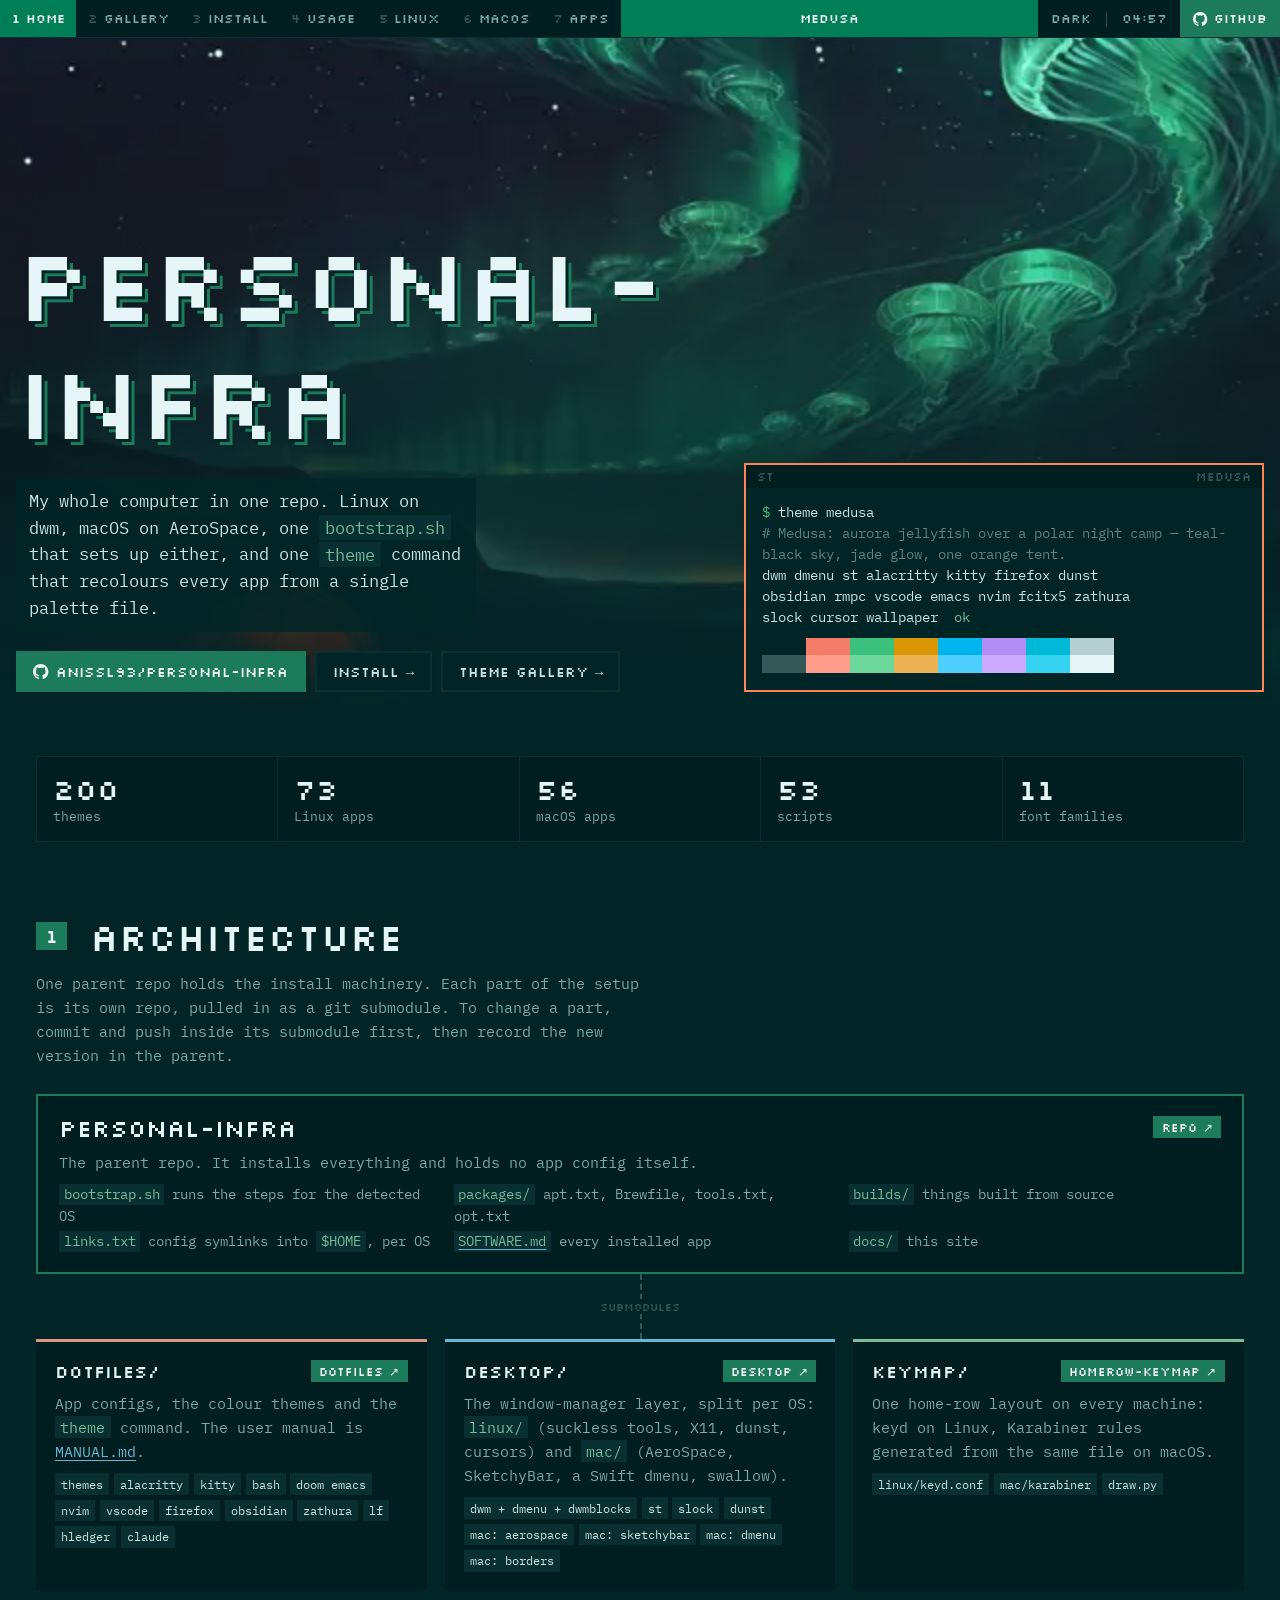
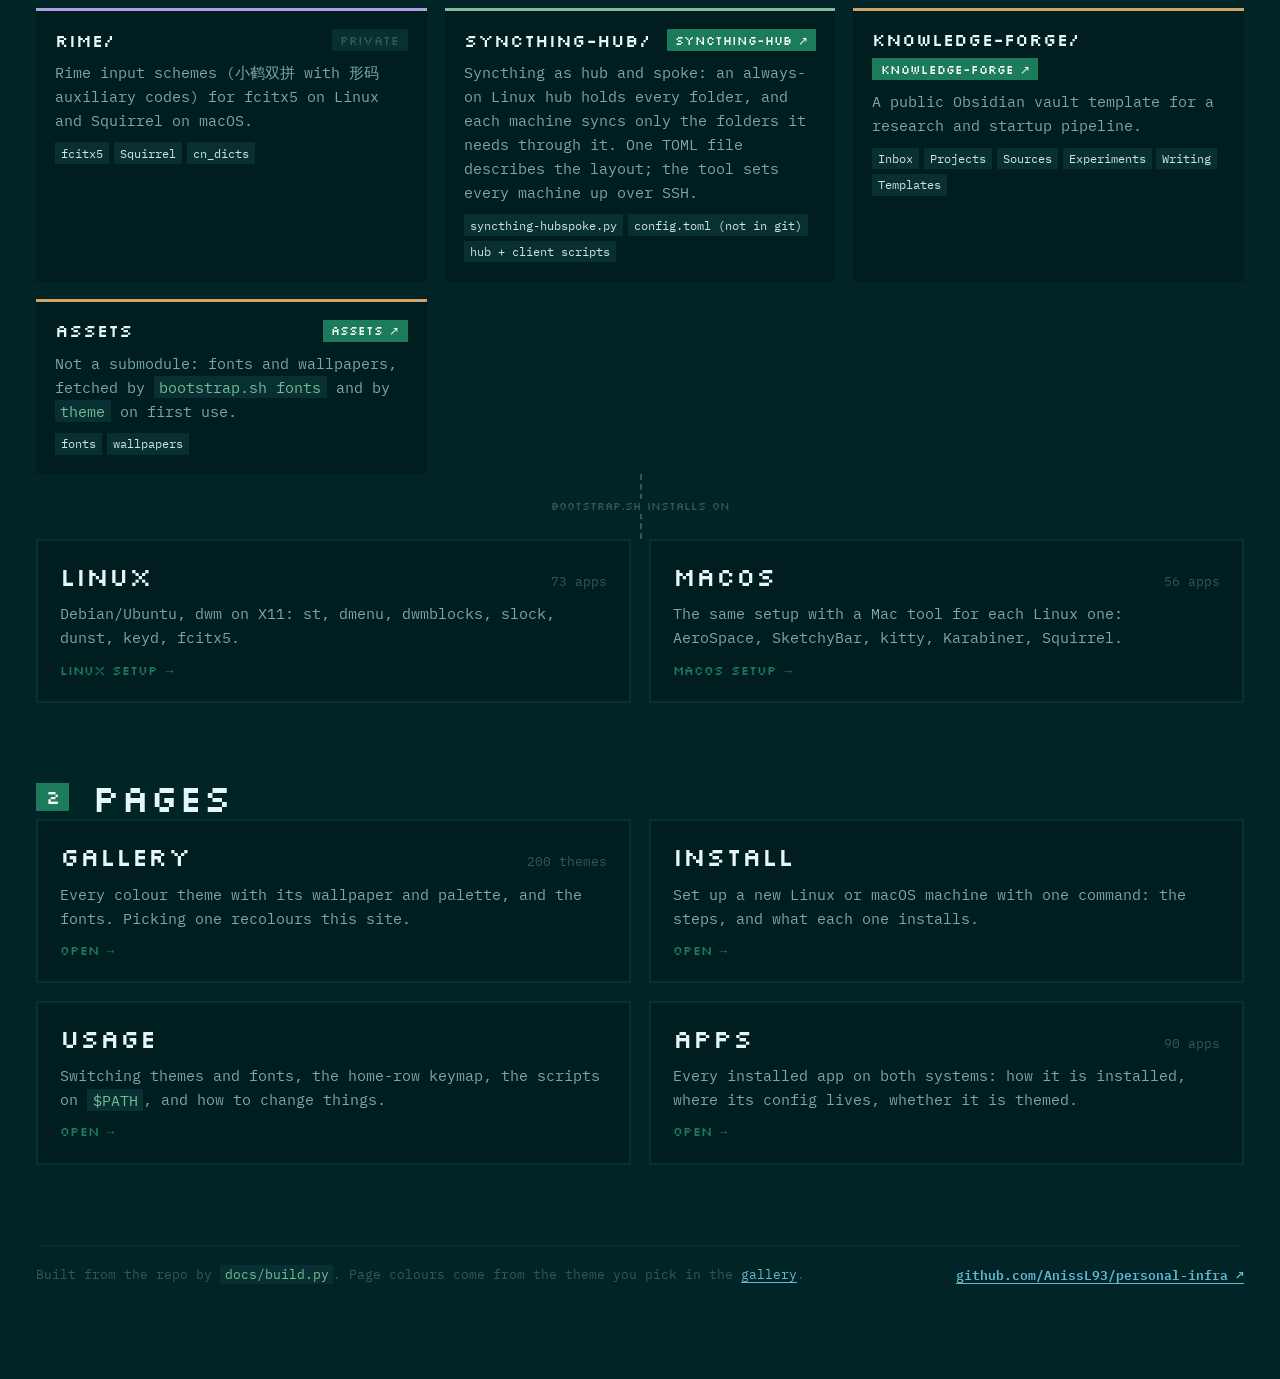
<file: docs/index.html>
<!doctype html>
<html lang="en">
<head>
<meta charset="utf-8">
<meta name="viewport" content="width=device-width, initial-scale=1">
<title>personal-infra</title>
<meta name="description" content="A whole Linux + macOS desktop in one repo: dwm and AeroSpace, st and kitty, 200 colour themes, scripts and bootstrap.">
<link rel="preconnect" href="https://fonts.googleapis.com">
<link rel="preconnect" href="https://fonts.gstatic.com" crossorigin>
<link href="https://fonts.googleapis.com/css2?family=Silkscreen&family=IBM+Plex+Mono:ital,wght@0,400;0,600;1,400&display=swap" rel="stylesheet">
<link rel="stylesheet" href="style.css">
</head>
<body>
<main>
  <header class="hero" id="top">
    <div class="hero-grid">
      <div>
        <h1>personal-<br>infra</h1>
        <p>My whole computer in one repo. Linux on dwm, macOS on AeroSpace, one <code>bootstrap.sh</code> that sets up either, and one <code>theme</code> command that recolours every app from a single palette file.</p>
        <div class="cta">
          <a class="btn primary gh" href="https://github.com/AnissL93/personal-infra"><span id="octo"></span>AnissL93/personal-infra</a>
          <a class="btn" href="install.html">Install →</a>
          <a class="btn" href="gallery.html">Theme gallery →</a>
        </div>
      </div>
      <div class="win" aria-label="Terminal showing the theme command">
        <div class="tb"><span>st</span><span id="win-name">~</span></div>
        <pre class="term" id="term"></pre>
      </div>
    </div>
  </header>

  <div class="facts" id="facts"></div>

  <section id="architecture">
    <h2 data-tag="1">Architecture</h2>
    <p class="lede">One parent repo holds the install machinery. Each part of the setup is its own repo, pulled in as a git submodule. To change a part, commit and push inside its submodule first, then record the new version in the parent.</p>
    <div class="arch">
      <div class="node root">
        <h3>personal-infra <a class="repo" href="https://github.com/AnissL93/personal-infra">repo ↗</a></h3>
        <p>The parent repo. It installs everything and holds no app config itself.</p>
        <ul>
          <li><code>bootstrap.sh</code> runs the steps for the detected OS</li>
          <li><code>packages/</code> apt.txt, Brewfile, tools.txt, opt.txt</li>
          <li><code>builds/</code> things built from source</li>
          <li><code>links.txt</code> config symlinks into <code>$HOME</code>, per OS</li>
          <li><a href="https://github.com/AnissL93/personal-infra/blob/main/SOFTWARE.md"><code>SOFTWARE.md</code></a> every installed app</li>
          <li><code>docs/</code> this site</li>
        </ul>
      </div>
      <div class="wire" aria-hidden="true">submodules</div>
      <div class="mods">
        <article class="mod" style="--c: var(--keyword)">
          <h3>dotfiles/ <a class="repo" href="https://github.com/AnissL93/Dotfiles">Dotfiles ↗</a></h3>
          <p>App configs, the colour themes and the <code>theme</code> command. The user manual is <a href="https://github.com/AnissL93/Dotfiles/blob/main/MANUAL.md">MANUAL.md</a>.</p>
          <ul><li>themes</li><li>alacritty</li><li>kitty</li><li>bash</li><li>doom emacs</li><li>nvim</li><li>vscode</li><li>firefox</li><li>obsidian</li><li>zathura</li><li>lf</li><li>hledger</li><li>claude</li></ul>
        </article>
        <article class="mod" style="--c: var(--function)">
          <h3>desktop/ <a class="repo" href="https://github.com/AnissL93/desktop">desktop ↗</a></h3>
          <p>The window-manager layer, split per OS: <code>linux/</code> (suckless tools, X11, dunst, cursors) and <code>mac/</code> (AeroSpace, SketchyBar, a Swift dmenu, swallow).</p>
          <ul><li>dwm + dmenu + dwmblocks</li><li>st</li><li>slock</li><li>dunst</li><li>mac: aerospace</li><li>mac: sketchybar</li><li>mac: dmenu</li><li>mac: borders</li></ul>
        </article>
        <article class="mod" style="--c: var(--string)">
          <h3>keymap/ <a class="repo" href="https://github.com/AnissL93/homerow-keymap">homerow-keymap ↗</a></h3>
          <p>One home-row layout on every machine: keyd on Linux, Karabiner rules generated from the same file on macOS.</p>
          <ul><li>linux/keyd.conf</li><li>mac/karabiner</li><li>draw.py</li></ul>
        </article>
        <article class="mod" style="--c: var(--type)">
          <h3>rime/ <span class="repo off">private</span></h3>
          <p>Rime input schemes (小鹤双拼 with 形码 auxiliary codes) for fcitx5 on Linux and Squirrel on macOS.</p>
          <ul><li>fcitx5</li><li>Squirrel</li><li>cn_dicts</li></ul>
        </article>
        <article class="mod" style="--c: var(--ok)">
          <h3>syncthing-hub/ <a class="repo" href="https://github.com/AnissL93/syncthing-hub">syncthing-hub ↗</a></h3>
          <p>Syncthing as hub and spoke: an always-on Linux hub holds every folder, and each machine syncs only the folders it needs through it. One TOML file describes the layout; the tool sets every machine up over SSH.</p>
          <ul><li>syncthing-hubspoke.py</li><li>config.toml (not in git)</li><li>hub + client scripts</li></ul>
        </article>
        <article class="mod" style="--c: var(--number)">
          <h3>knowledge-forge/ <a class="repo" href="https://github.com/AnissL93/knowledge-forge">knowledge-forge ↗</a></h3>
          <p>A public Obsidian vault template for a research and startup pipeline.</p>
          <ul><li>Inbox</li><li>Projects</li><li>Sources</li><li>Experiments</li><li>Writing</li><li>Templates</li></ul>
        </article>
        <article class="mod" style="--c: var(--warn)">
          <h3>assets <a class="repo" href="https://github.com/AnissL93/assets">assets ↗</a></h3>
          <p>Not a submodule: fonts and wallpapers, fetched by <code>bootstrap.sh fonts</code> and by <code>theme</code> on first use.</p>
          <ul><li>fonts</li><li>wallpapers</li></ul>
        </article>
      </div>
      <div class="wire" aria-hidden="true">bootstrap.sh installs on</div>
      <div class="plats">
        <a class="plat" href="linux.html">
          <h3>Linux <small id="n-linux"></small></h3>
          <p>Debian/Ubuntu, dwm on X11: st, dmenu, dwmblocks, slock, dunst, keyd, fcitx5.</p>
          <span class="go">Linux setup →</span>
        </a>
        <a class="plat" href="macos.html">
          <h3>macOS <small id="n-macos"></small></h3>
          <p>The same setup with a Mac tool for each Linux one: AeroSpace, SketchyBar, kitty, Karabiner, Squirrel.</p>
          <span class="go">macOS setup →</span>
        </a>
      </div>
    </div>
  </section>

  <section id="pages">
    <h2 data-tag="2">Pages</h2>
    <div class="plats">
      <a class="plat" href="gallery.html"><h3>Gallery <small id="n-themes"></small></h3><p>Every colour theme with its wallpaper and palette, and the fonts. Picking one recolours this site.</p><span class="go">Open →</span></a>
      <a class="plat" href="install.html"><h3>Install</h3><p>Set up a new Linux or macOS machine with one command: the steps, and what each one installs.</p><span class="go">Open →</span></a>
      <a class="plat" href="usage.html"><h3>Usage</h3><p>Switching themes and fonts, the home-row keymap, the scripts on <code>$PATH</code>, and how to change things.</p><span class="go">Open →</span></a>
      <a class="plat" href="apps.html"><h3>Apps <small id="n-all"></small></h3><p>Every installed app on both systems: how it is installed, where its config lives, whether it is themed.</p><span class="go">Open →</span></a>
    </div>
  </section>
</main>

<script src="data.js"></script>
<script src="site.js"></script>
<script>
$("#octo").outerHTML = OCTO;
$("#facts").innerHTML = [[D.themes.length, "themes"], [nApps("linux"), "Linux apps"], [nApps("macos"), "macOS apps"],
  [nScripts, "scripts"], [D.fonts.length, "font families"]].map(([n, l]) => `<div><b>${n}</b>${l}</div>`).join("");
$("#n-linux").textContent = nApps("linux") + " apps";
$("#n-macos").textContent = nApps("macos") + " apps";
$("#n-themes").textContent = D.themes.length + " themes";
$("#n-all").textContent = nApps("all") + " apps";
window.onTheme = t => {
  $("#win-name").textContent = t.id;
  $("#term").innerHTML =
`<span class="p">$</span> theme ${esc(t.id)}
<span class="c"># ${esc((t.about || t.name || "").split(/(?<=\.) /)[0])}</span>
dwm dmenu st alacritty kitty firefox dunst
obsidian rmpc vscode emacs nvim fcitx5 zathura
slock cursor wallpaper  <span style="color:var(--ok)">ok</span>
<div class="blocks">${ANSI.map(c => `<span style="background:${t[c]}"></span>`).join("")}</div>`;
};
paint(startTheme());
</script>
</body>
</html>
</file>
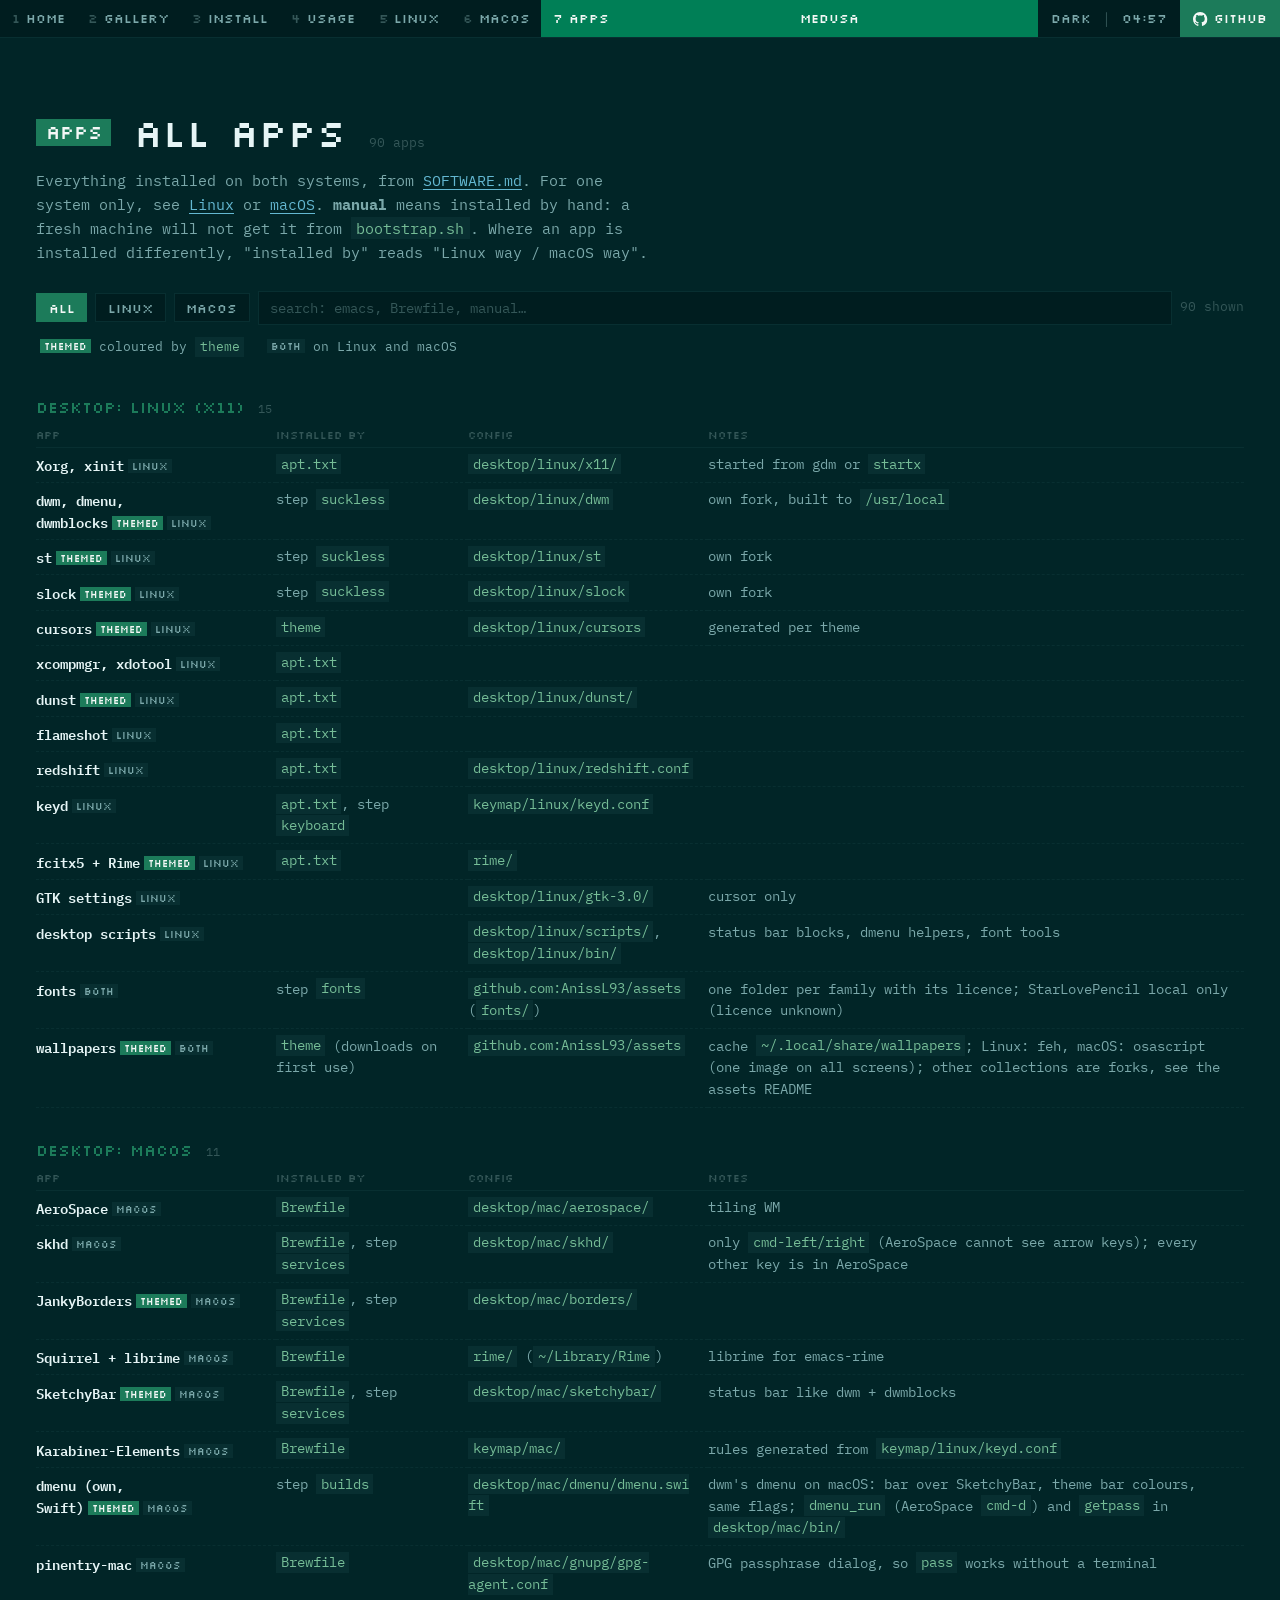
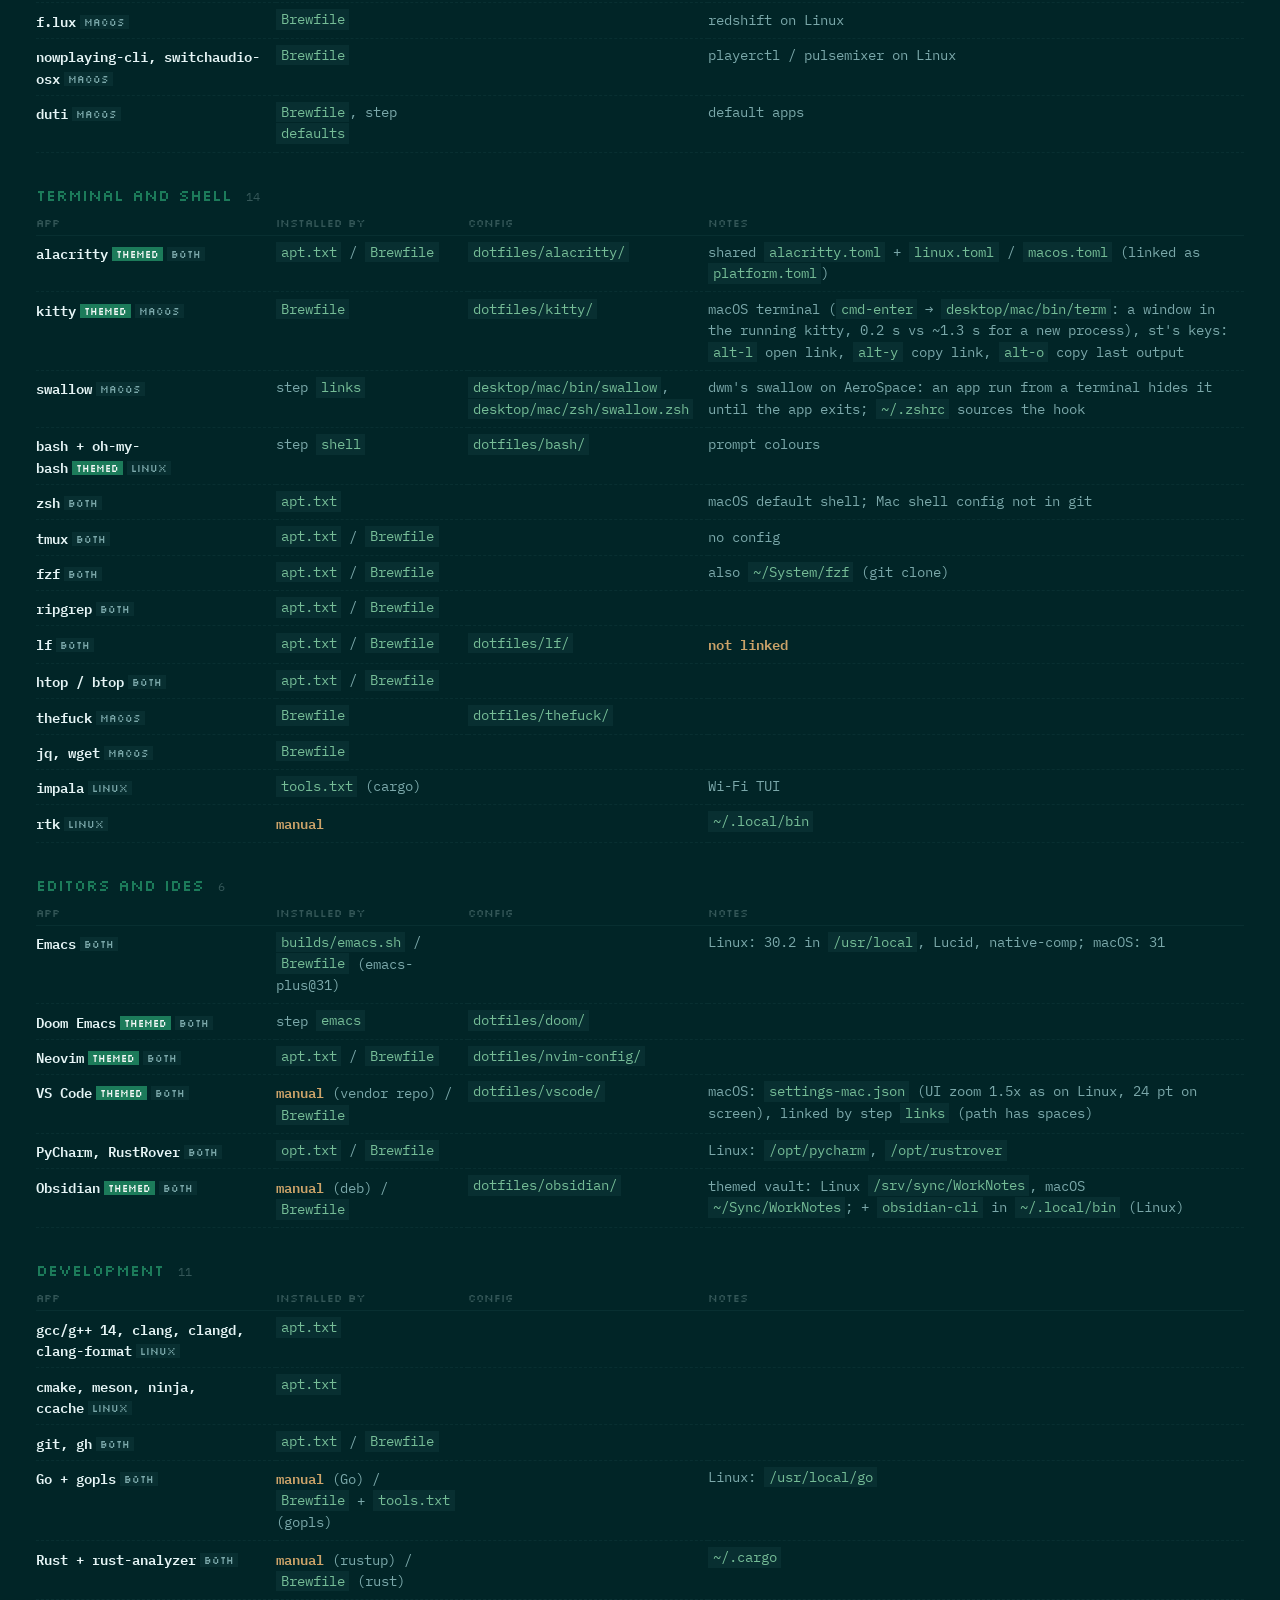
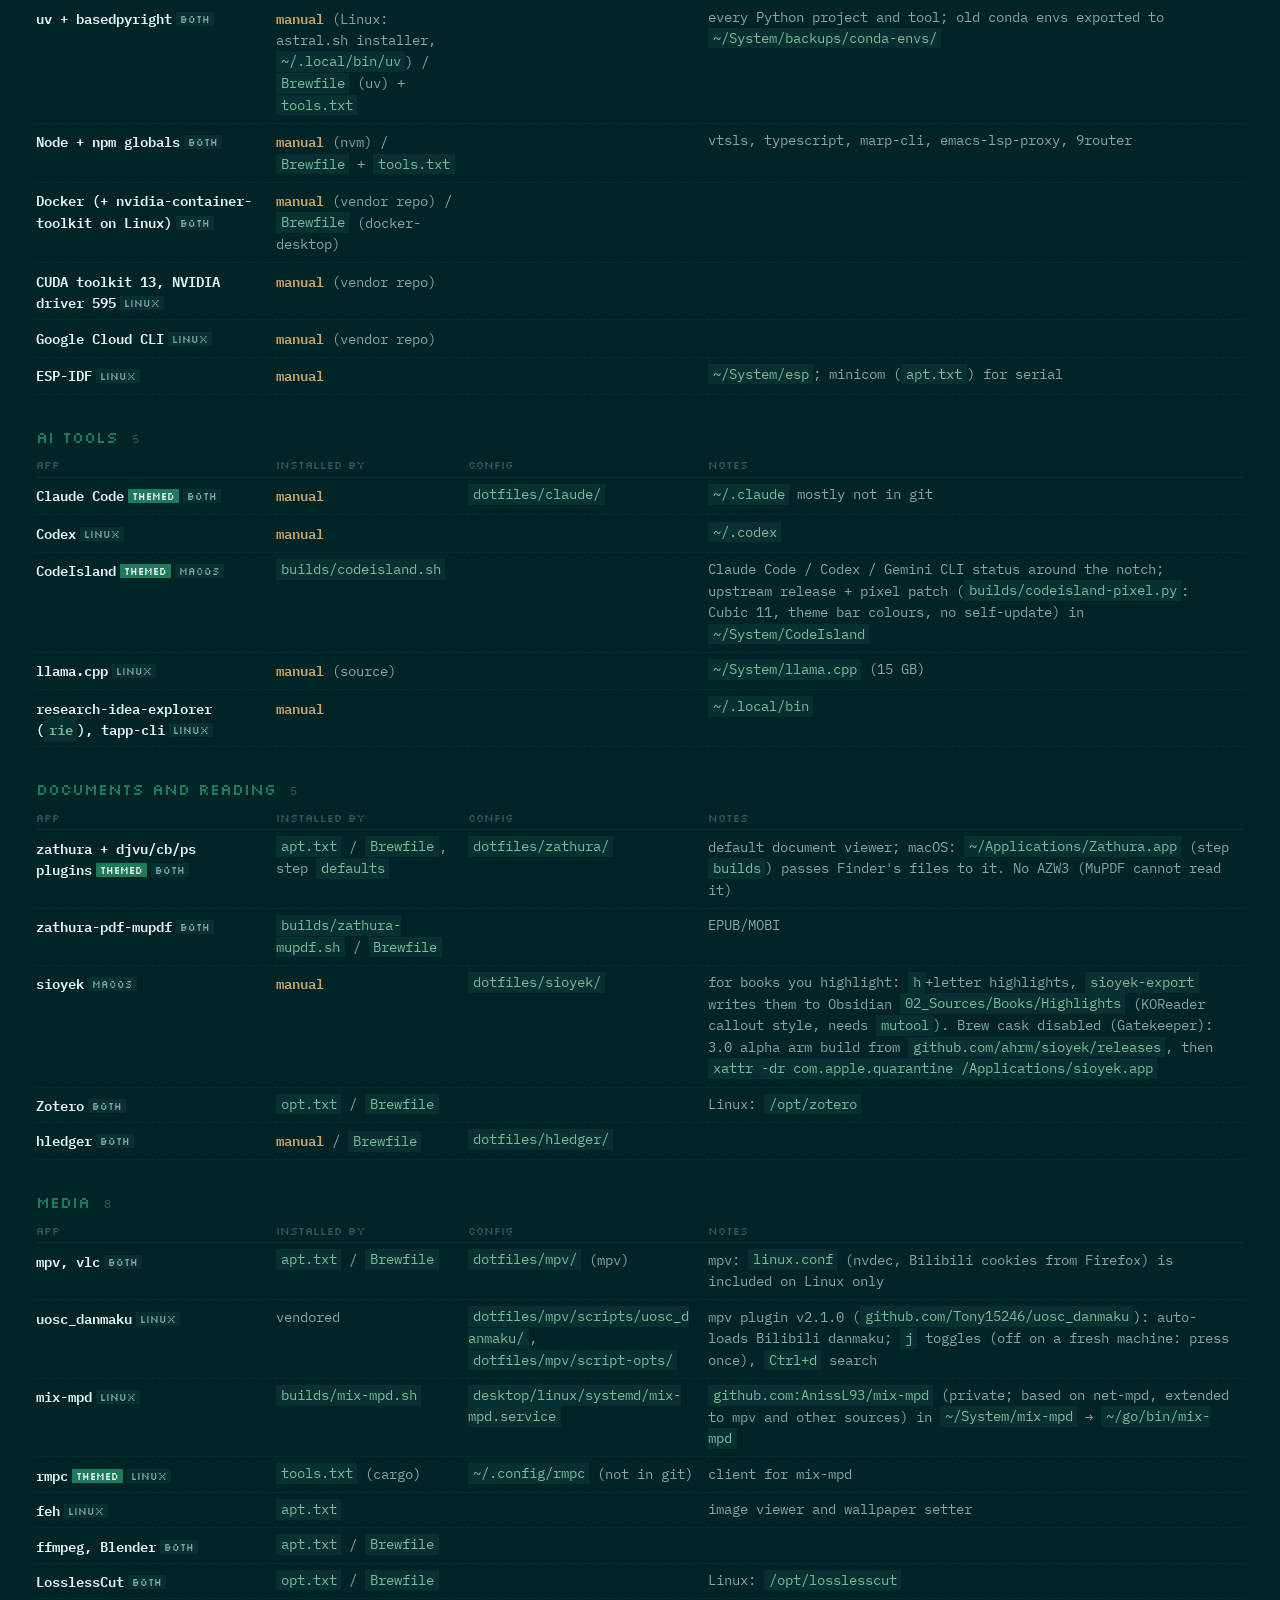
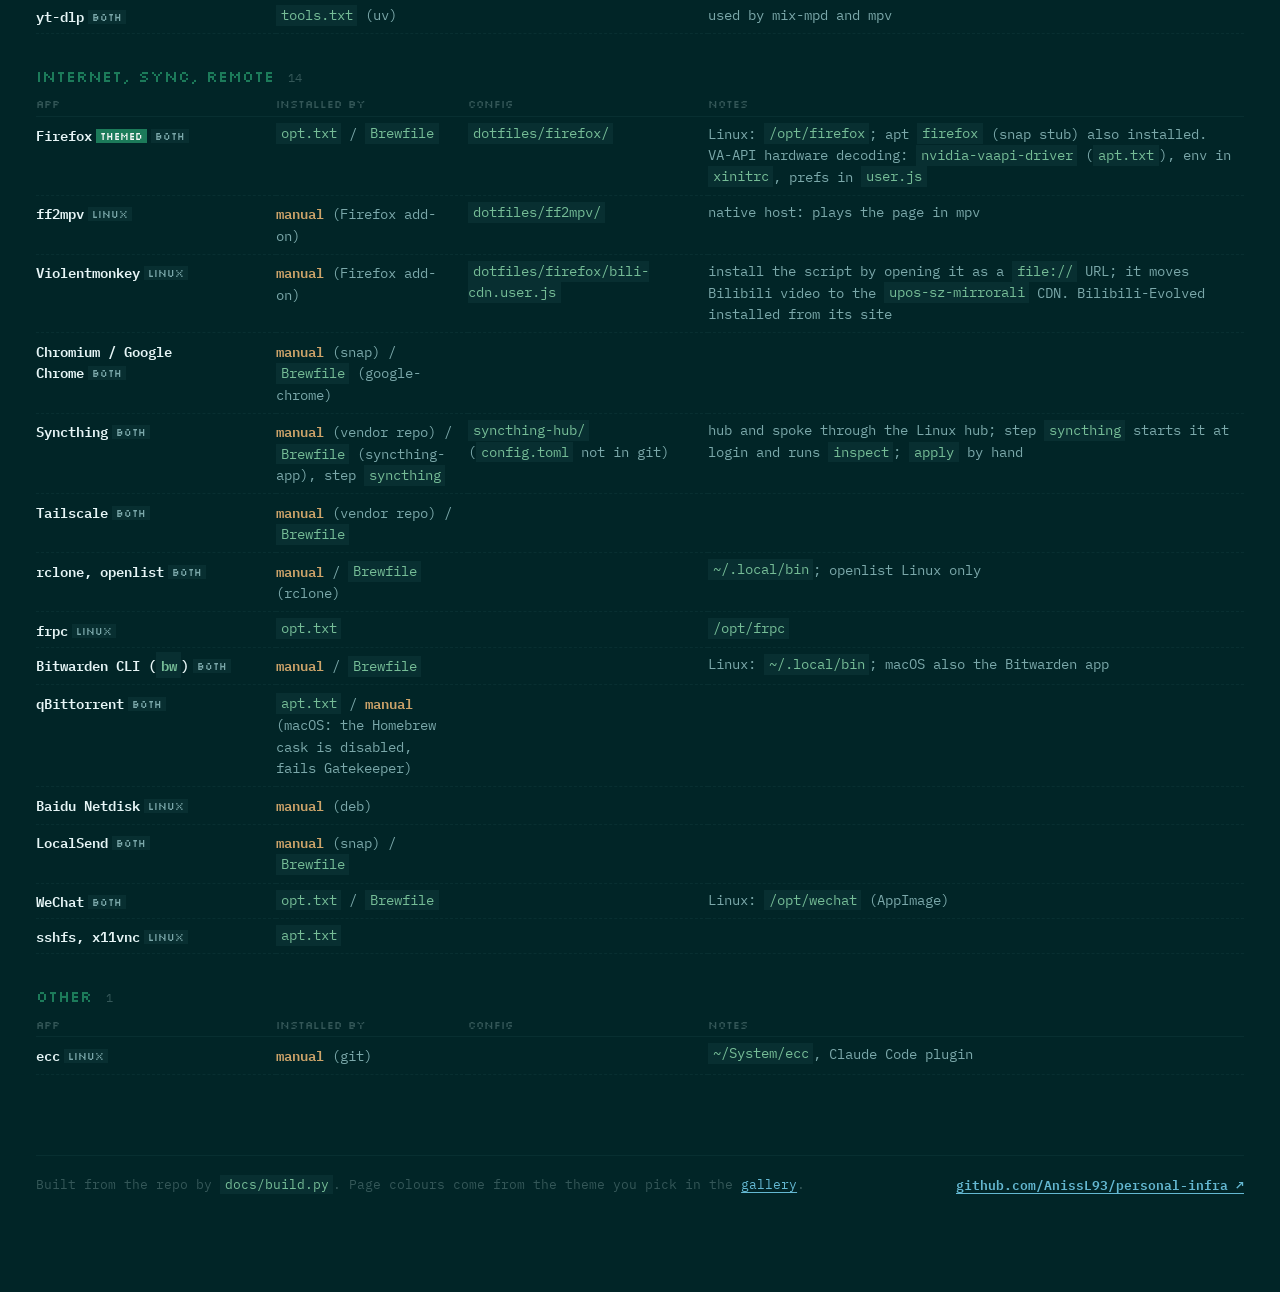
<file: docs/apps.html>
<!doctype html>
<html lang="en">
<head>
<meta charset="utf-8">
<meta name="viewport" content="width=device-width, initial-scale=1">
<title>All Apps</title>
<meta name="description" content="Every app installed by personal-infra on Linux and macOS, how it is installed and where its config lives.">
<link rel="preconnect" href="https://fonts.googleapis.com">
<link rel="preconnect" href="https://fonts.gstatic.com" crossorigin>
<link href="https://fonts.googleapis.com/css2?family=Silkscreen&family=IBM+Plex+Mono:ital,wght@0,400;0,600;1,400&display=swap" rel="stylesheet">
<link rel="stylesheet" href="style.css">
</head>
<body>
<main>
  <section id="apps">
    <h2 data-tag="apps">All apps <small id="n"></small></h2>
    <p class="lede">Everything installed on both systems, from <a href="https://github.com/AnissL93/personal-infra/blob/main/SOFTWARE.md">SOFTWARE.md</a>. For one system only, see <a href="linux.html#apps">Linux</a> or <a href="macos.html#apps">macOS</a>. <b>manual</b> means installed by hand: a fresh machine will not get it from <code>bootstrap.sh</code>. Where an app is installed differently, "installed by" reads "Linux way / macOS way".</p>
    <div class="filters" role="group" aria-label="Filter apps">
      <button data-f="" aria-pressed="true">all</button>
      <button data-f="L" aria-pressed="false">linux</button>
      <button data-f="M" aria-pressed="false">macos</button>
      <input id="q" type="search" placeholder="search: emacs, Brewfile, manual…" aria-label="Search apps">
      <span class="count" id="shown"></span>
    </div>
    <div class="legend"><span><span class="mark th">themed</span> coloured by <code>theme</code></span><span><span class="mark both">both</span> on Linux and macOS</span></div>
    <div id="apps-list"></div>
  </section>
</main>

<script src="data.js"></script>
<script src="site.js"></script>
<script>
let only = "";
function render() {
  const q = $("#q").value.trim().toLowerCase();
  $("#apps-list").innerHTML = appTables("all", q, only) || '<p class="lede">No app matches.</p>';
  $("#shown").textContent = `${document.querySelectorAll("#apps-list tbody tr").length} shown`;
}
document.querySelectorAll(".filters [data-f]").forEach(b => b.onclick = () => {
  only = b.dataset.f;
  document.querySelectorAll(".filters [data-f]").forEach(x => x.setAttribute("aria-pressed", x === b));
  render();
});
$("#q").oninput = render;
$("#n").textContent = nApps("all") + " apps";
render();
paint(startTheme());
</script>
</body>
</html>
</file>
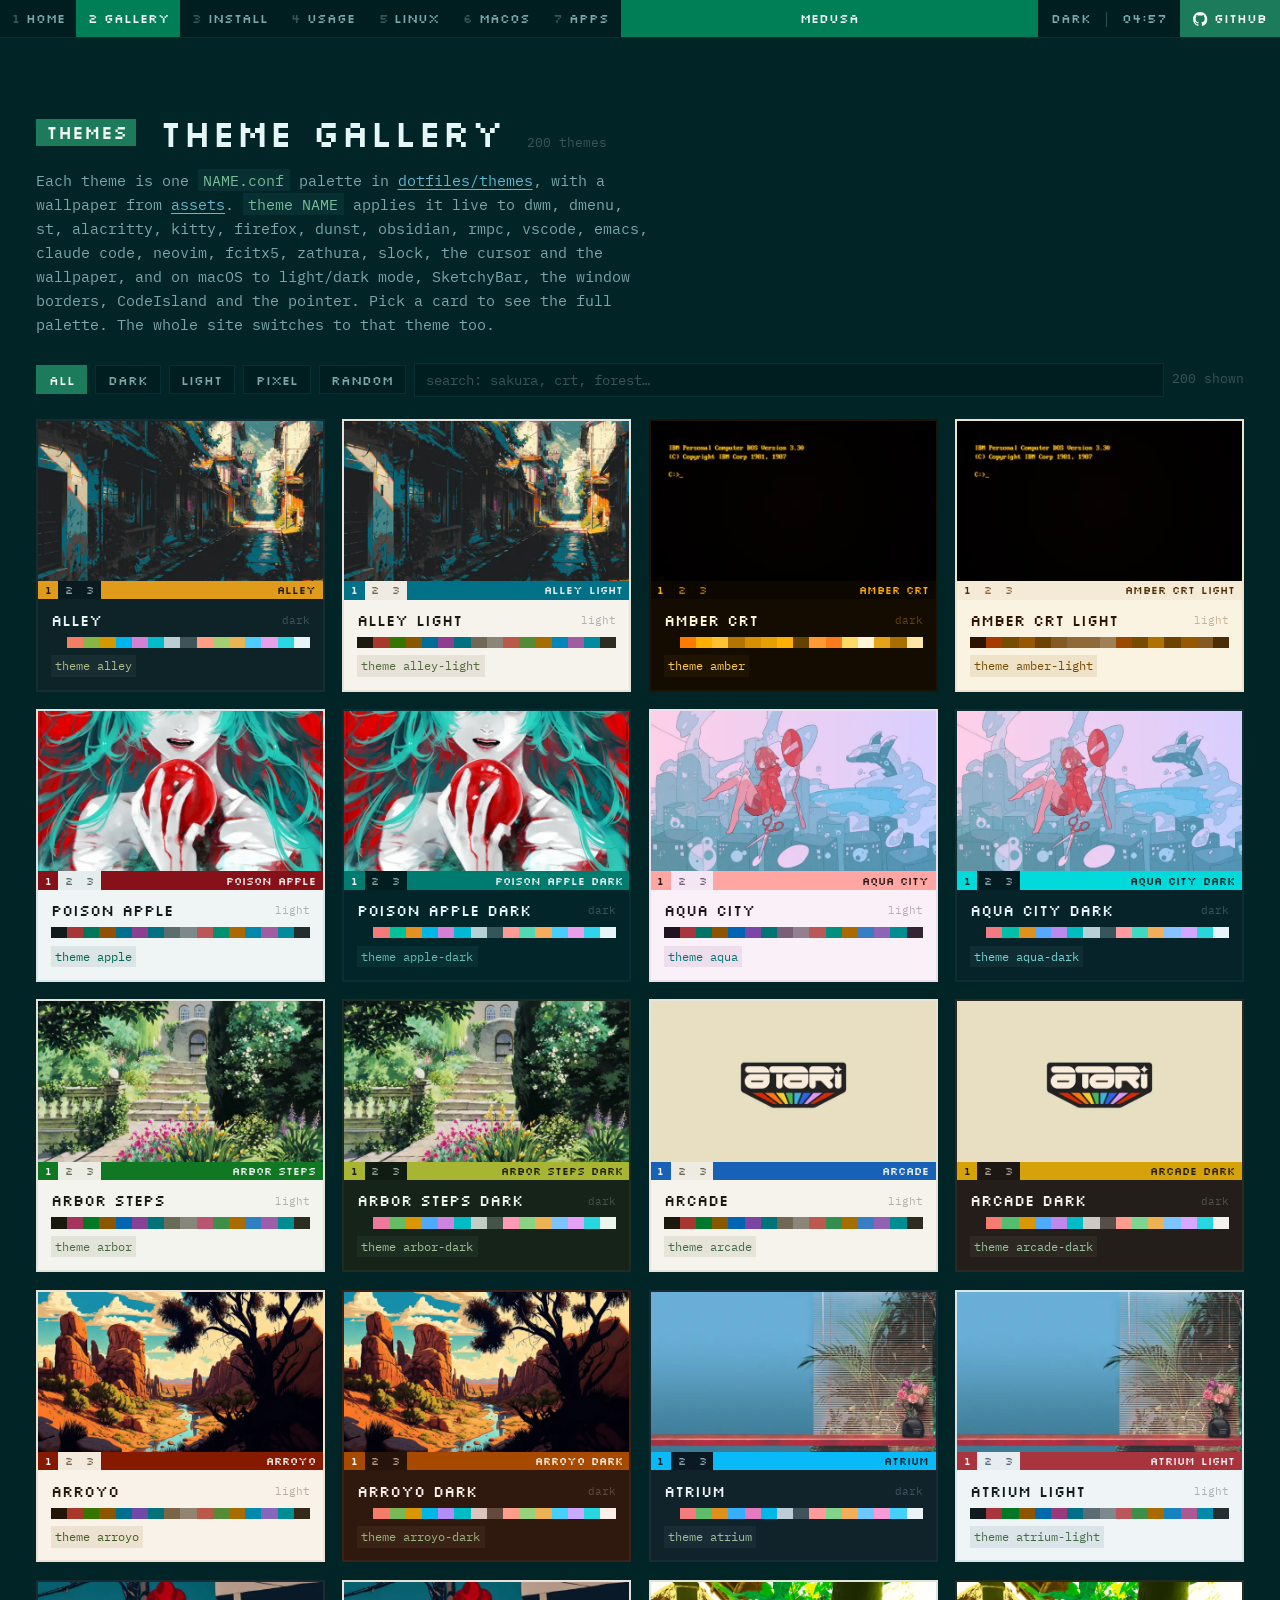
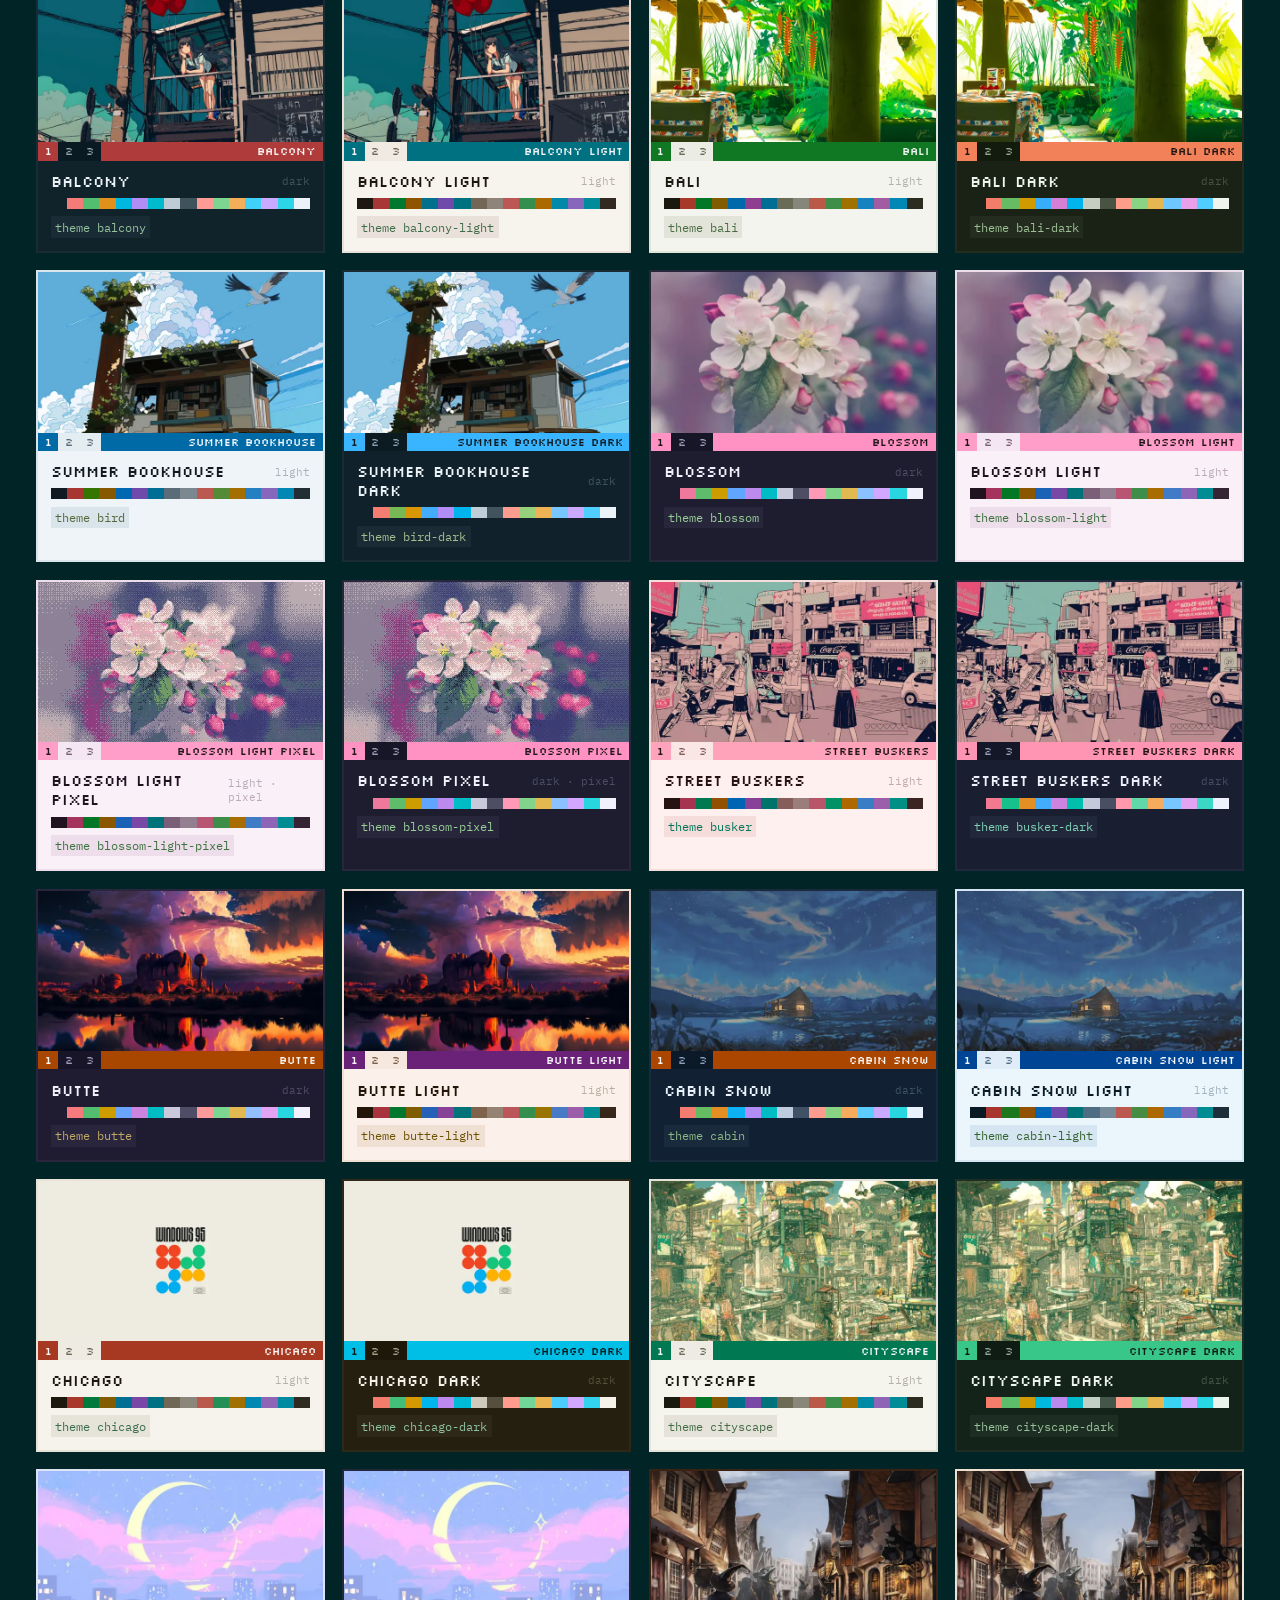
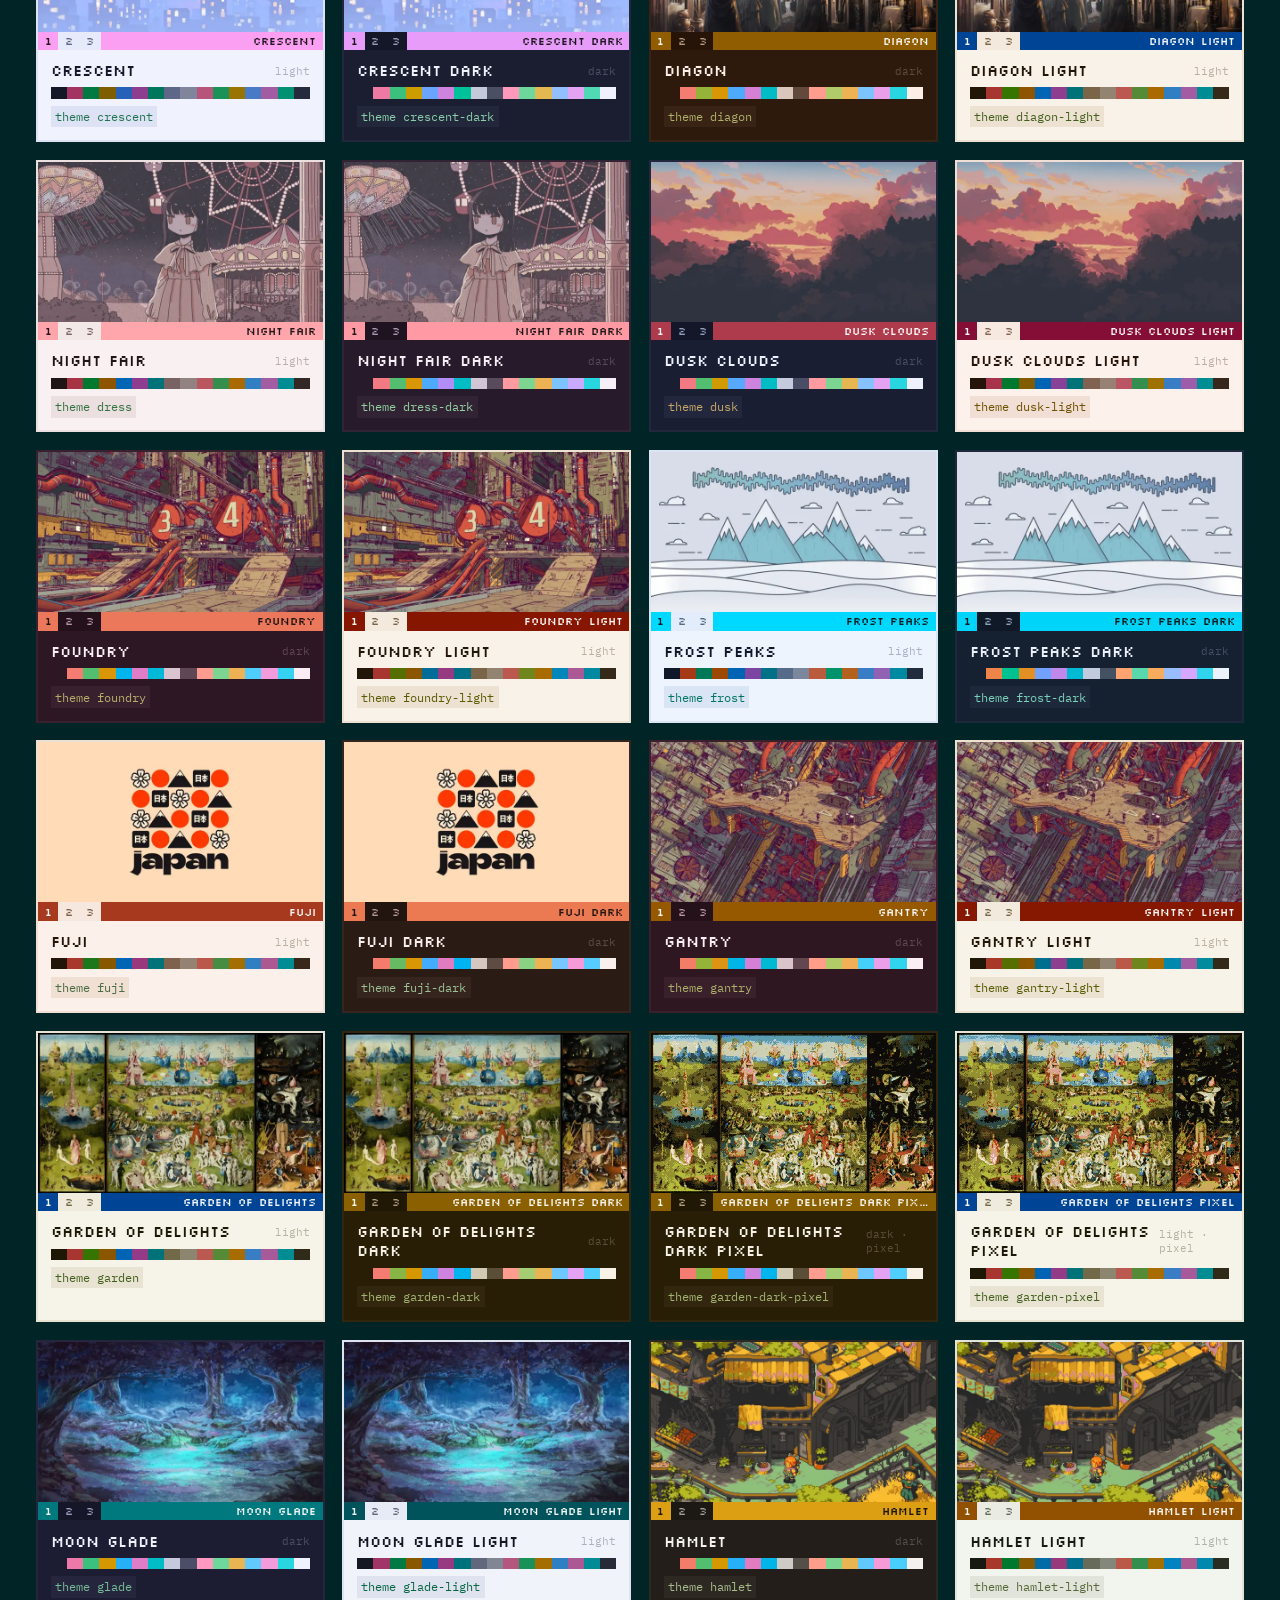
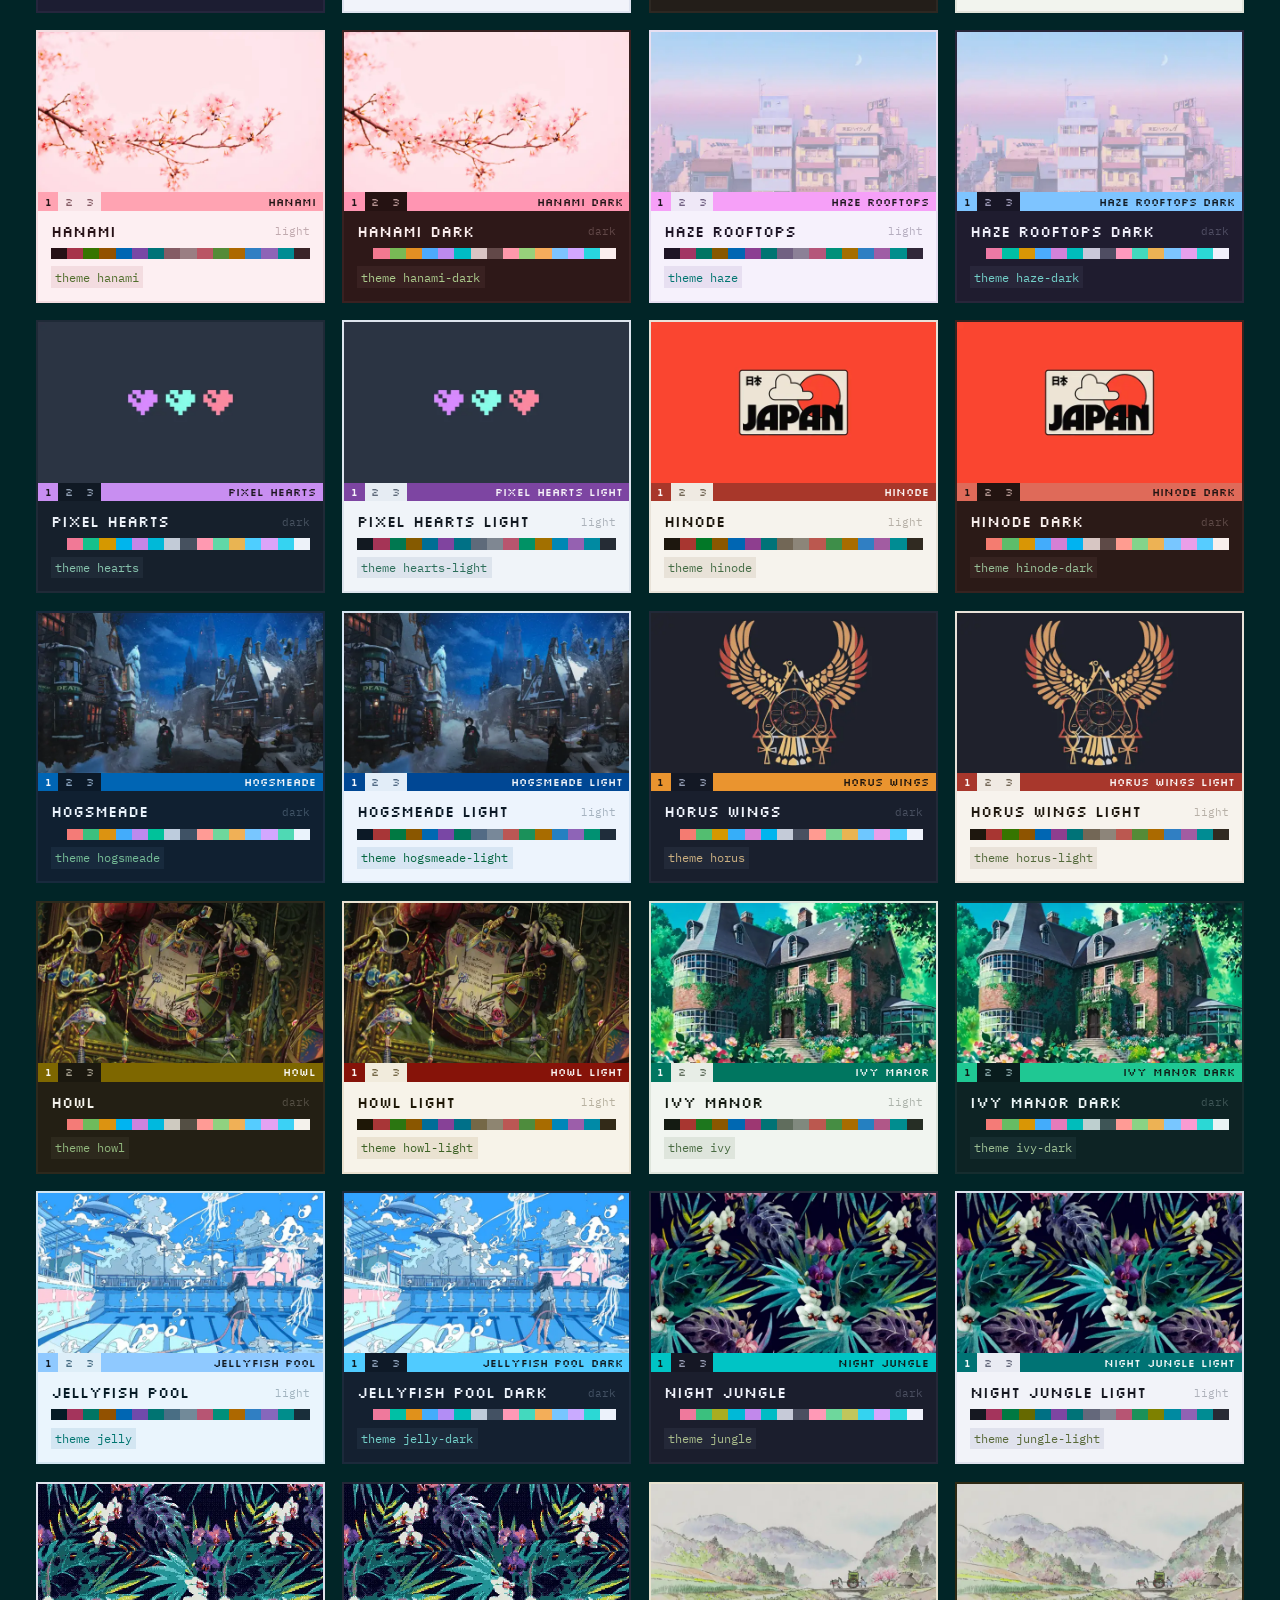
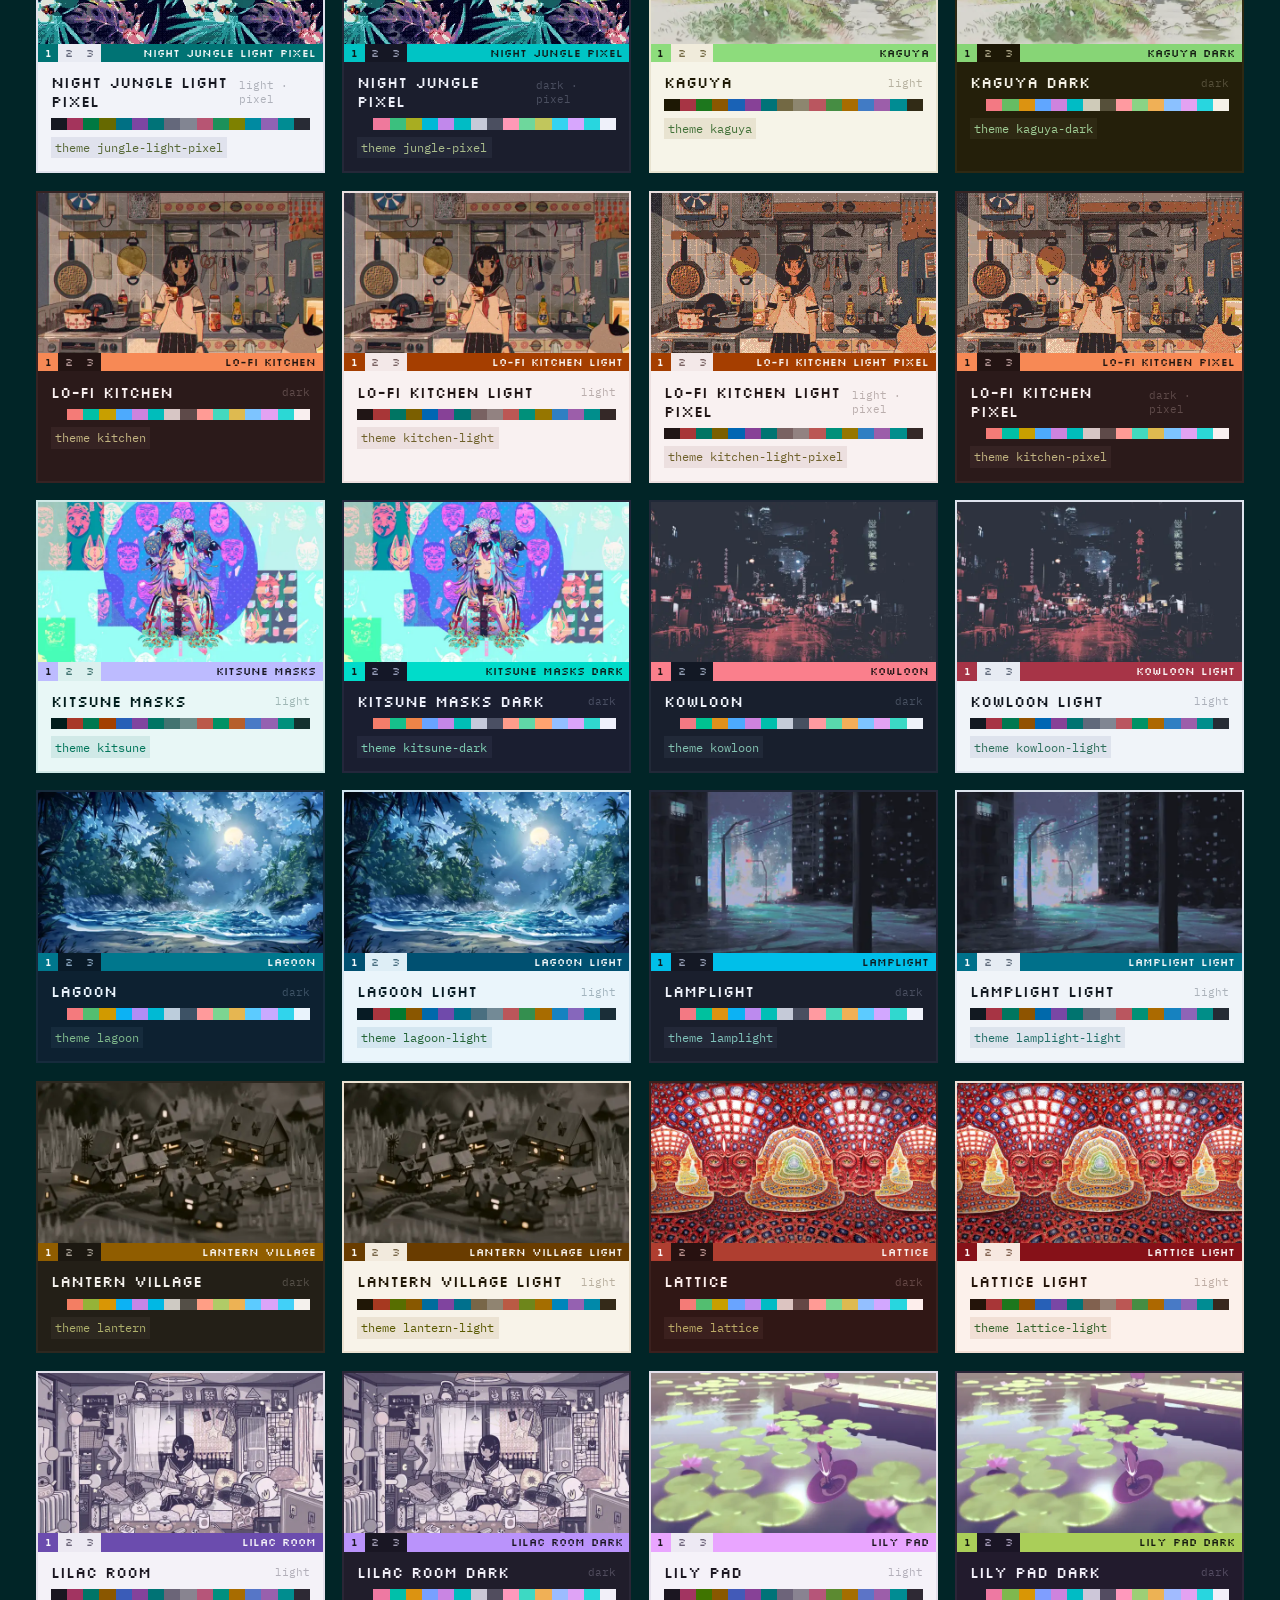
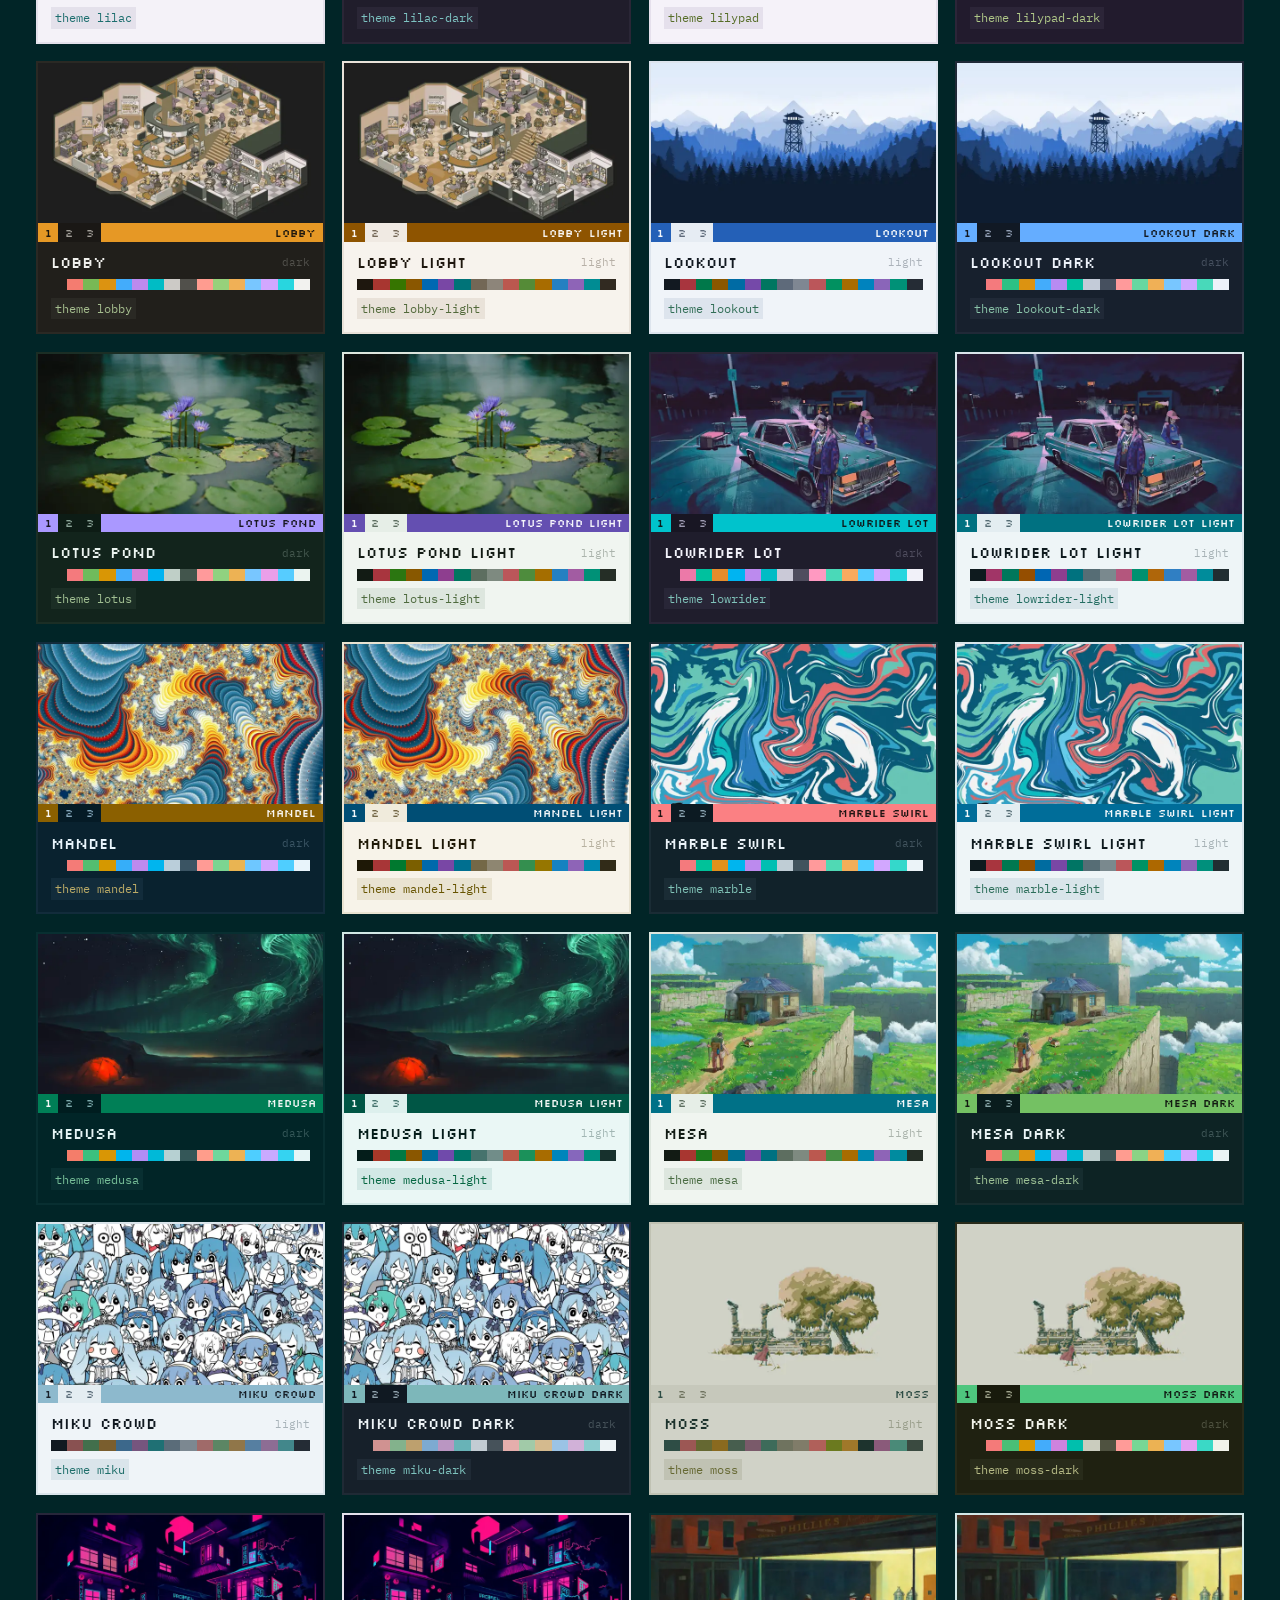
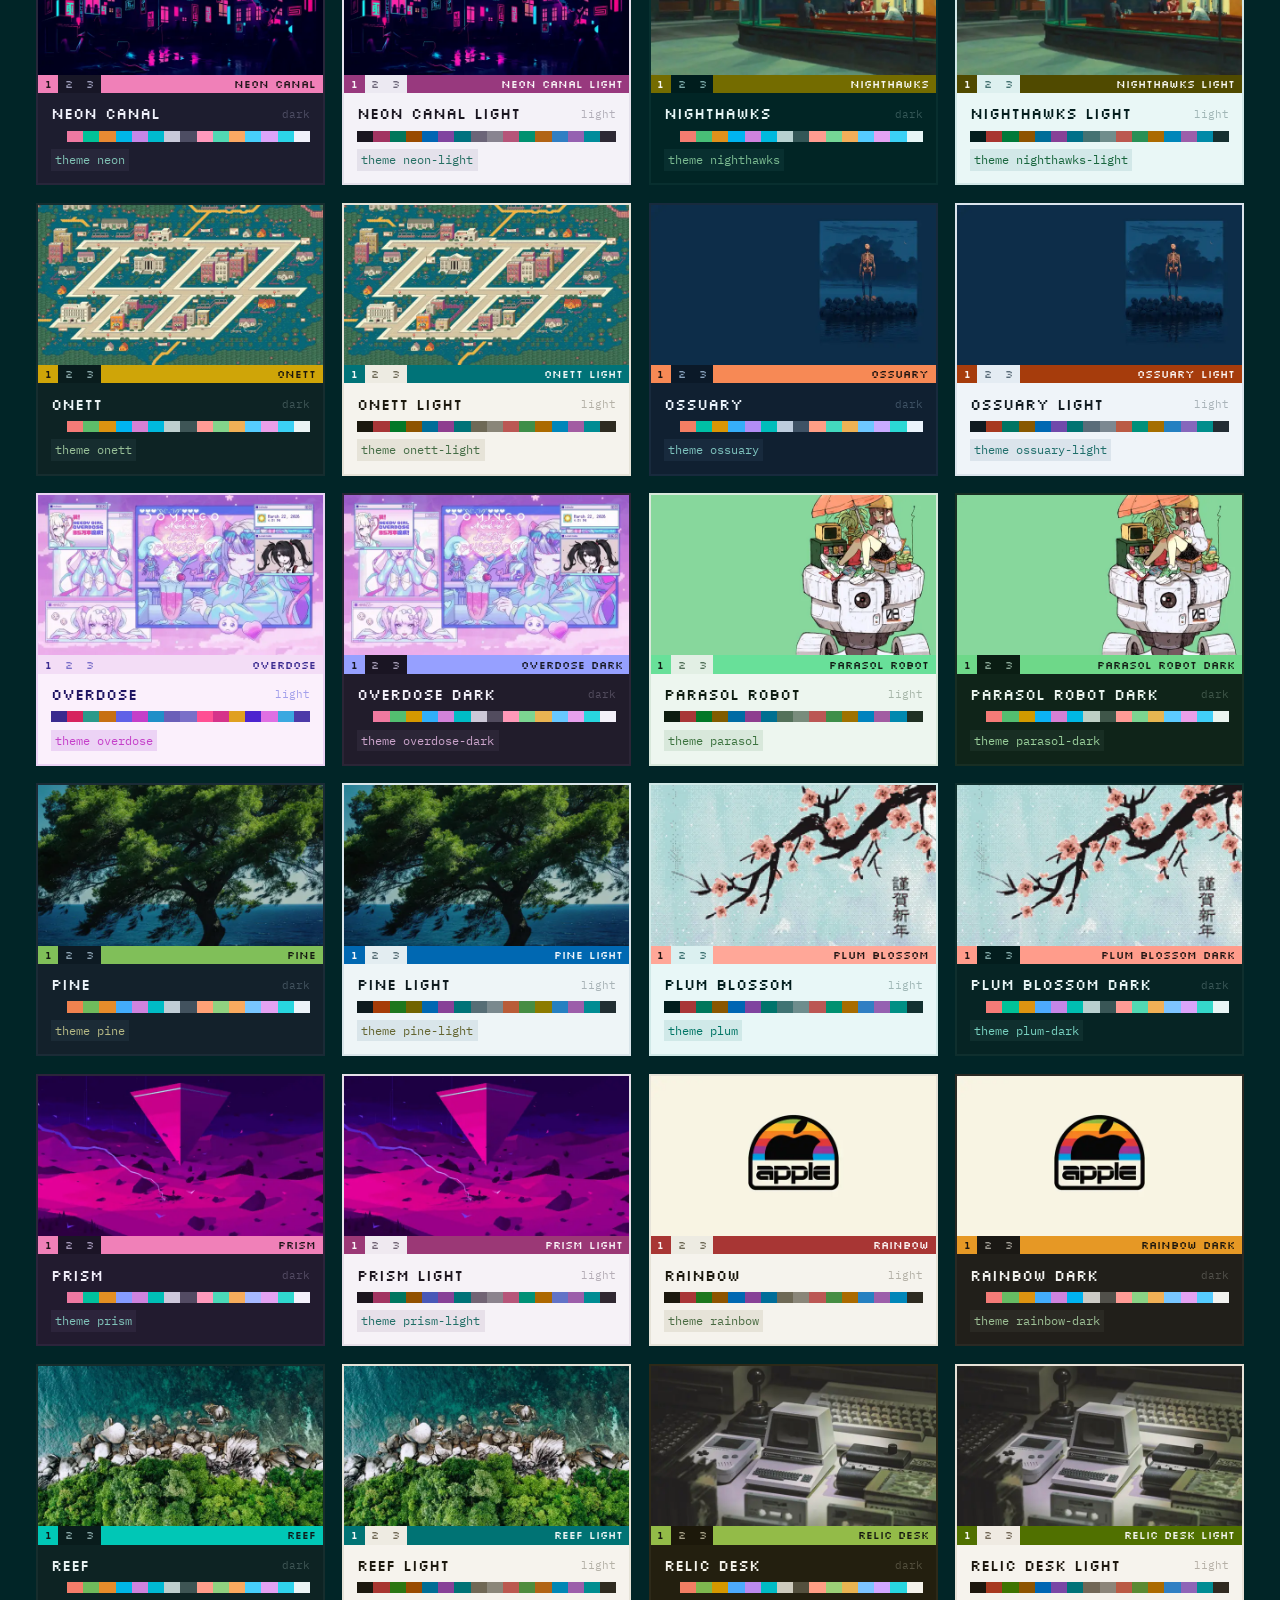
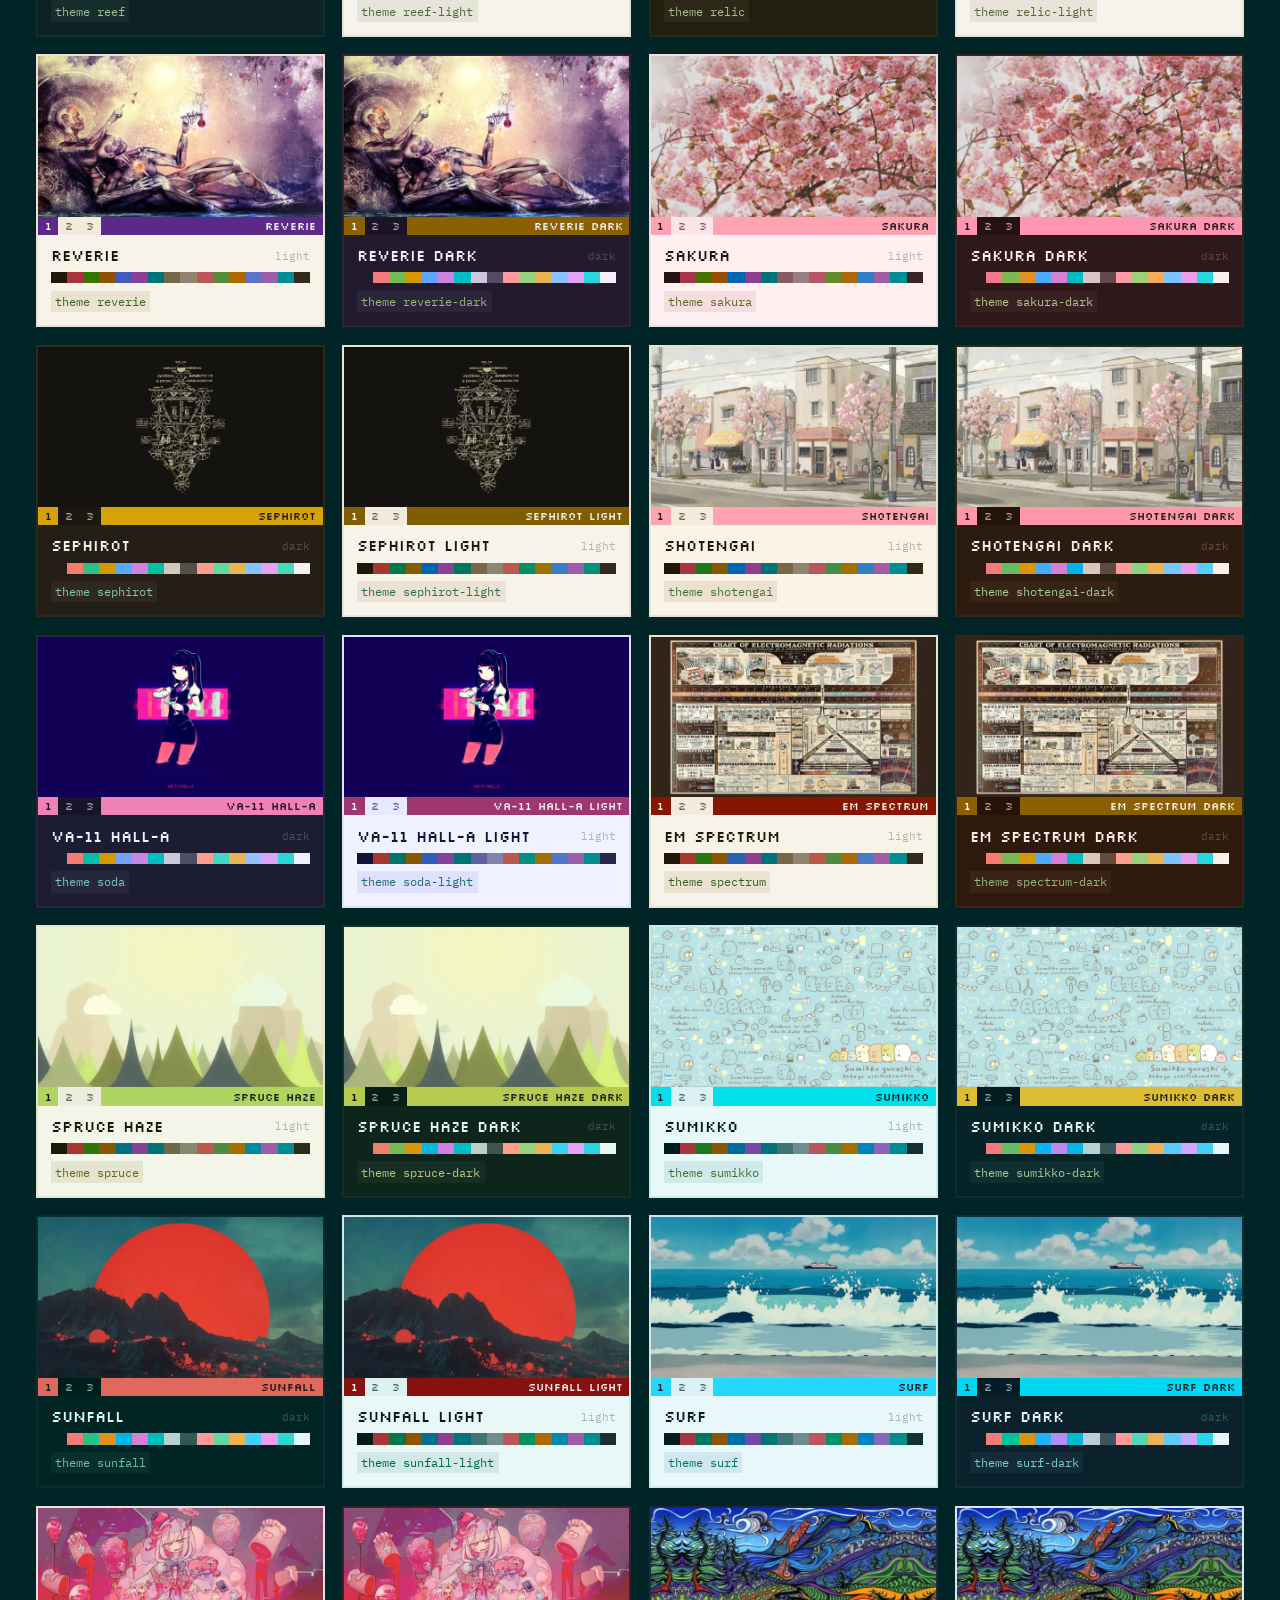
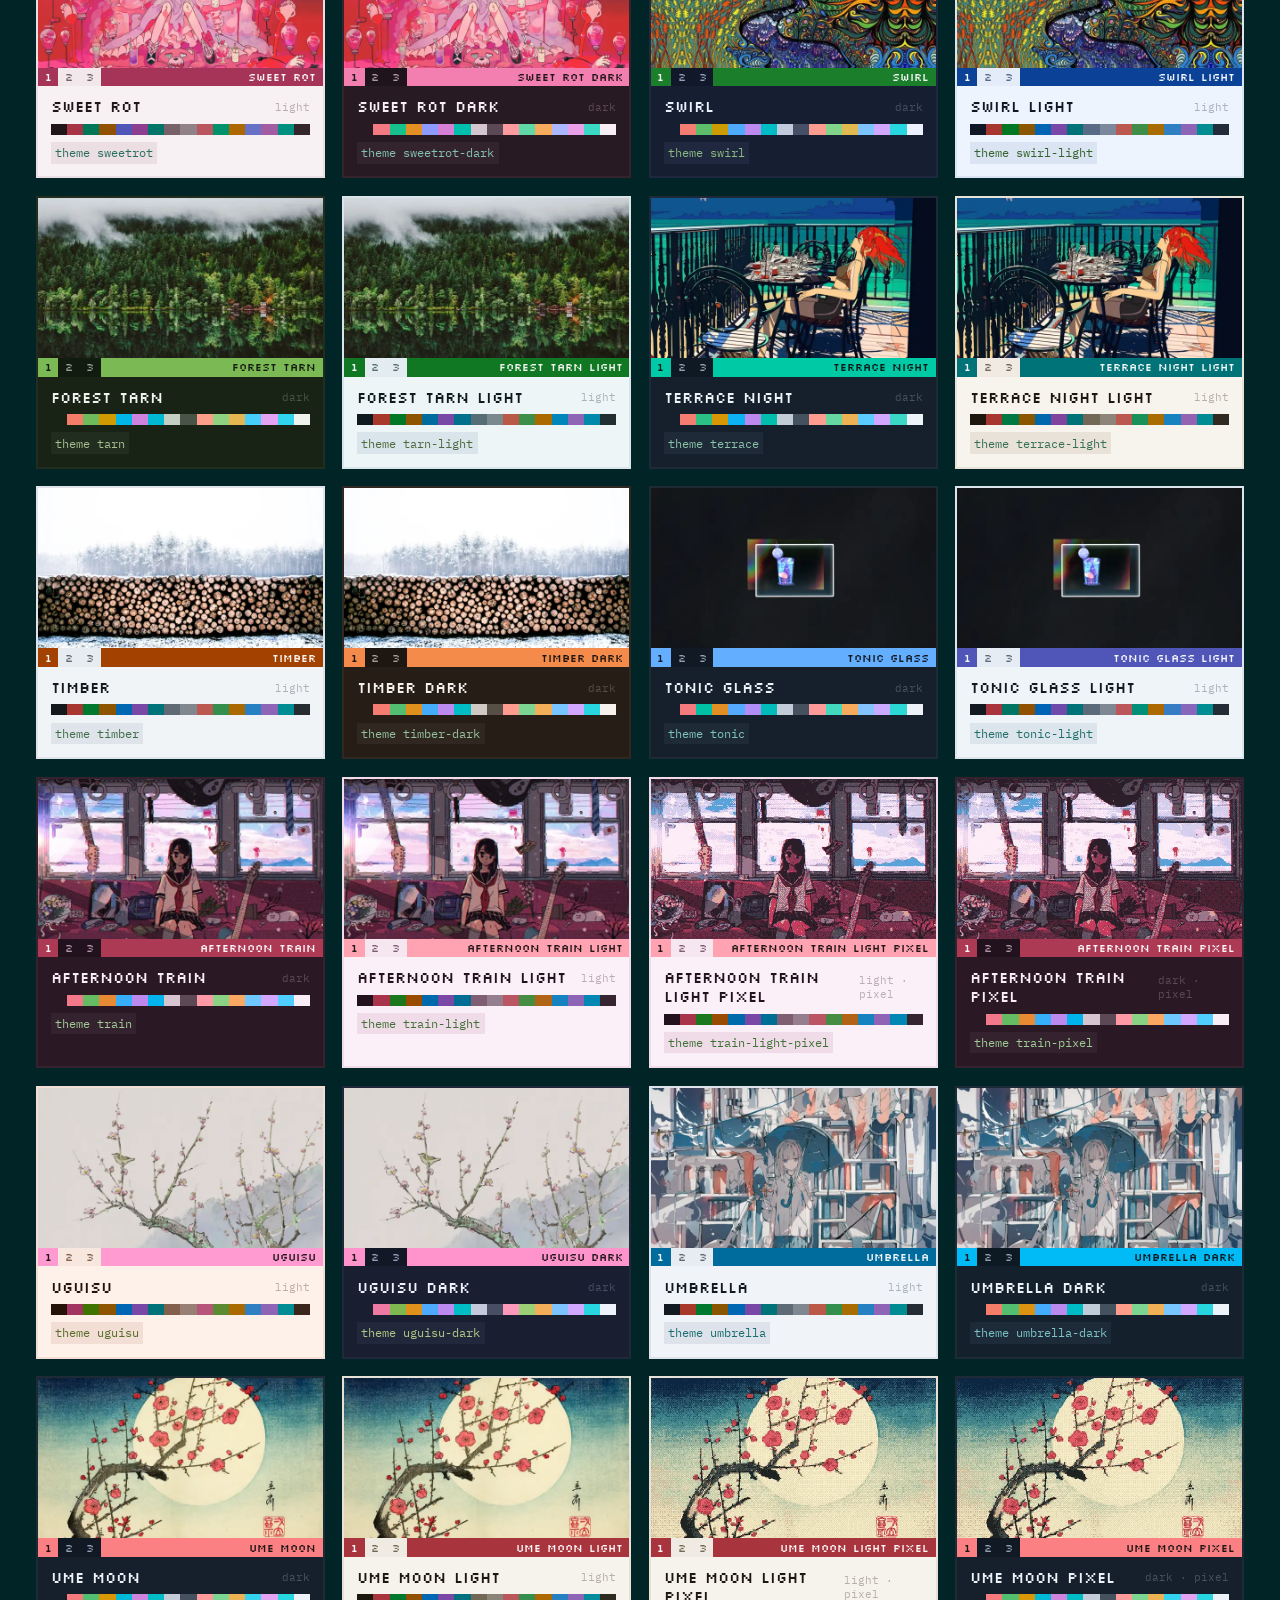
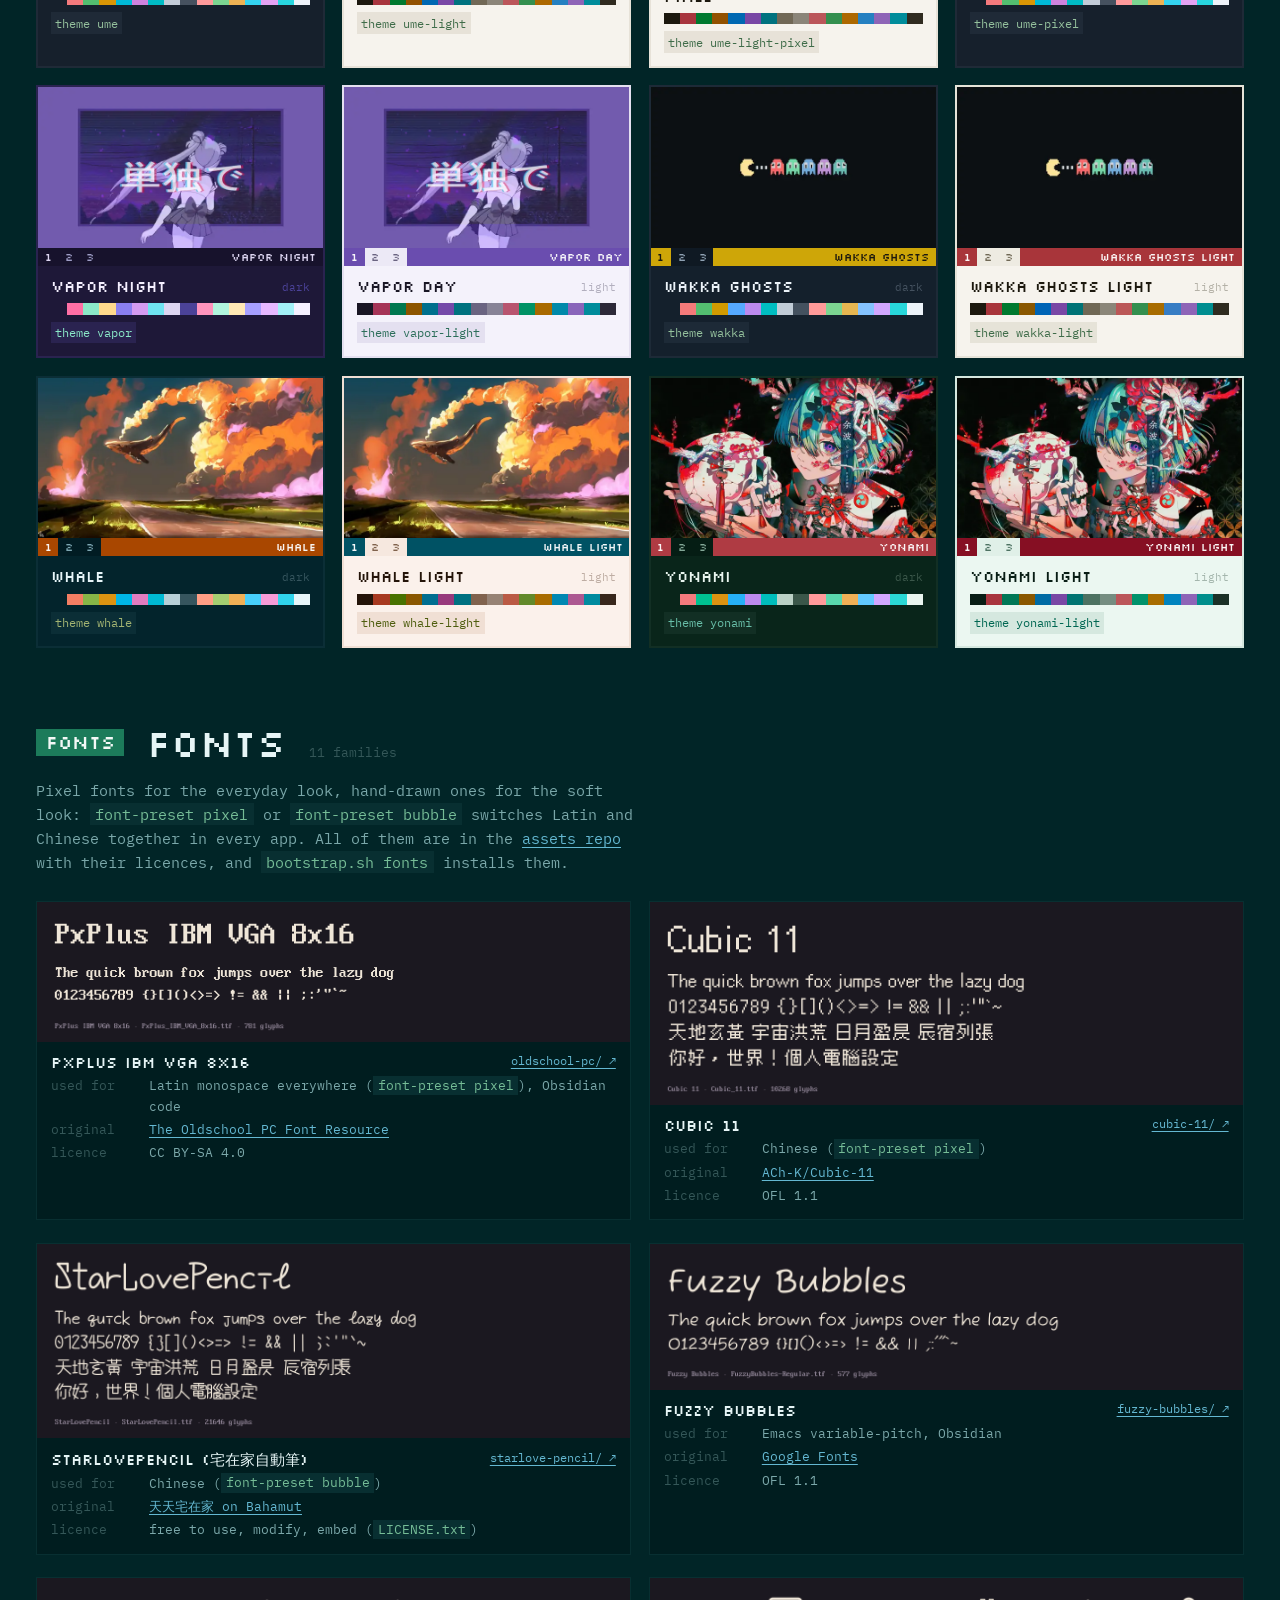
<file: docs/gallery.html>
<!doctype html>
<html lang="en">
<head>
<meta charset="utf-8">
<meta name="viewport" content="width=device-width, initial-scale=1">
<title>Theme Gallery</title>
<meta name="description" content="200 colour themes for a dwm / AeroSpace desktop, each with a wallpaper and a full palette, and the fonts.">
<link rel="preconnect" href="https://fonts.googleapis.com">
<link rel="preconnect" href="https://fonts.gstatic.com" crossorigin>
<link href="https://fonts.googleapis.com/css2?family=Silkscreen&family=IBM+Plex+Mono:ital,wght@0,400;0,600;1,400&display=swap" rel="stylesheet">
<link rel="stylesheet" href="style.css">
</head>
<body>
<main>
  <section id="themes">
    <h2 data-tag="themes">Theme gallery <small id="theme-count"></small></h2>
    <p class="lede">Each theme is one <code>NAME.conf</code> palette in <a href="https://github.com/AnissL93/Dotfiles/tree/main/themes">dotfiles/themes</a>, with a wallpaper from <a href="https://github.com/AnissL93/assets/tree/main/wallpapers">assets</a>. <code>theme NAME</code> applies it live to dwm, dmenu, st, alacritty, kitty, firefox, dunst, obsidian, rmpc, vscode, emacs, claude code, neovim, fcitx5, zathura, slock, the cursor and the wallpaper, and on macOS to light/dark mode, SketchyBar, the window borders, CodeIsland and the pointer. Pick a card to see the full palette. The whole site switches to that theme too.</p>
    <div class="filters" role="group" aria-label="Filter themes">
      <button data-f="all" aria-pressed="true">all</button>
      <button data-f="dark" aria-pressed="false">dark</button>
      <button data-f="light" aria-pressed="false">light</button>
      <button data-f="pixel" aria-pressed="false">pixel</button>
      <button id="random" title="Apply a random theme">random</button>
      <input id="q" type="search" placeholder="search: sakura, crt, forest…" aria-label="Search themes">
      <span class="count" id="shown"></span>
    </div>
    <div class="grid" id="grid"></div>
  </section>

  <section id="fonts">
    <h2 data-tag="fonts">Fonts <small id="font-count"></small></h2>
    <p class="lede">Pixel fonts for the everyday look, hand-drawn ones for the soft look: <code>font-preset pixel</code> or <code>font-preset bubble</code> switches Latin and Chinese together in every app. All of them are in the <a href="https://github.com/AnissL93/assets/tree/main/fonts">assets repo</a> with their licences, and <code>bootstrap.sh fonts</code> installs them.</p>
    <div class="fonts" id="font-list"></div>
  </section>
</main>

<dialog id="detail" aria-labelledby="d-name"></dialog>

<script src="data.js"></script>
<script src="site.js"></script>
<script>
const RAW = "https://raw.githubusercontent.com/AnissL93/assets/main/wallpapers/";
const apply = id => { paint(id); history.replaceState(null, "", "#theme=" + id); };

let filter = "all";
function card(t, i) {
  const v = [...UI, "string"].map(k => `--c-${k}:${t[k]}`).join(";");
  return `<button class="card" style="${v};--i:${Math.min(i, 30)}" data-id="${t.id}" aria-label="${esc(t.name || t.id)}, ${mode(t)} theme">
    <div class="img${t.pixel ? " pixel" : ""}" ${t.thumb ? `style="background-image:url('${t.thumb}')"` : ""}></div>
    <div class="cbar"><span>1</span><span>2</span><span>3</span><em>${esc(t.name || t.id)}</em></div>
    <div class="body">
      <div class="name">${esc(t.name || t.id)}<small>${mode(t)}${t.pixel ? " · pixel" : ""}</small></div>
      <div class="swatch16">${ANSI.map(c => `<i style="background:${t[c]}"></i>`).join("")}</div>
      <code>theme ${t.id}</code>
    </div></button>`;
}
function render() {
  const q = $("#q").value.trim().toLowerCase();
  const list = D.themes.filter(t =>
    (filter === "all" || (filter === "pixel" ? t.pixel : mode(t) === filter)) &&
    (!q || `${t.id} ${t.name} ${t.about}`.toLowerCase().includes(q)));
  $("#grid").innerHTML = list.map(card).join("");
  $("#shown").textContent = `${list.length} shown`;
}
document.querySelectorAll(".filters [data-f]").forEach(b => b.onclick = () => {
  filter = b.dataset.f;
  document.querySelectorAll(".filters [data-f]").forEach(x => x.setAttribute("aria-pressed", x === b));
  render();
});
$("#q").oninput = render;
$("#random").onclick = () => { const t = D.themes[Math.floor(Math.random() * D.themes.length)]; apply(t.id); toast("theme " + t.id); };
$("#grid").onclick = e => { const c = e.target.closest(".card"); if (c) open(c.dataset.id); };

const sample = `<span class="cm"># theme: one palette, every app</span>
<span class="k">def</span> <span class="f">apply</span><span class="pu">(</span>name<span class="pu">:</span> <span class="t">str</span><span class="pu">):</span>
    t <span class="pu">=</span> <span class="f">load</span><span class="pu">(</span>name<span class="pu">)</span>
    <span class="k">for</span> app <span class="k">in</span> <span class="pu">(</span>dwm<span class="pu">,</span> st<span class="pu">,</span> emacs<span class="pu">):</span>
        app<span class="pu">(</span>t<span class="pu">,</span> size<span class="pu">=</span><span class="n">16</span><span class="pu">)</span>
    <span class="k">return</span> <span class="s">"ok"</span>`;
const swatches = (t, keys) => `<div class="pal">${keys.filter(k => t[k]).map(k =>
  `<button data-hex="${t[k]}" title="copy ${t[k]}"><i style="background:${t[k]}"></i><span>${k}</span><span>${t[k]}</span></button>`).join("")}</div>`;
function open(id) {
  const t = byId[id], dlg = $("#detail");
  apply(id);
  dlg.innerHTML = `
    <div class="d-img${t.pixel ? " pixel" : ""}" ${t.thumb ? `style="background-image:url('${t.thumb}')"` : ""}>
      <button class="d-close" aria-label="Close">esc ✕</button>
      ${t.wall ? `<div class="links"><a href="${RAW + t.wall}" target="_blank" rel="noopener">2560 ↗</a>${t.wall_wide ? `<a href="${RAW + t.wall_wide}" target="_blank" rel="noopener">3440 ultrawide ↗</a>` : ""}</div>` : ""}
    </div>
    <div class="d-body">
      <div style="display:grid;gap:.8rem;align-content:start">
        <h3 id="d-name">${esc(t.name || t.id)}</h3>
        <p style="margin:0;color:var(--mid)">${esc(t.about)}</p>
        <div><code class="copy" data-cmd="theme ${t.id}" title="copy">theme ${t.id}</code>
          <a href="https://github.com/AnissL93/Dotfiles/blob/main/themes/${t.id}.conf" style="margin-left:.8rem">${t.id}.conf ↗</a></div>
        <pre class="code">${sample}</pre>
      </div>
      <div style="display:grid;gap:.9rem;align-content:start">
        <div><h4>interface</h4>${swatches(t, UI)}</div>
        <div><h4>syntax</h4>${swatches(t, SYN)}</div>
        <div><h4>terminal 0–15</h4>${swatches(t, ANSI)}</div>
      </div>
    </div>`;
  if (!dlg.open) dlg.showModal();
}
$("#detail").onclick = e => {
  const d = $("#detail");
  if (e.target === d || e.target.closest(".d-close")) return d.close();
  const sw = e.target.closest("[data-hex]"); if (sw) copy(sw.dataset.hex);
  const cm = e.target.closest("[data-cmd]"); if (cm) copy(cm.dataset.cmd);
};

$("#font-list").innerHTML = D.fonts.map(f => `<figure class="font">
  <img src="${f.preview}" alt="Preview of ${esc(f.family)}" loading="lazy">
  <figcaption><b>${esc(f.family)}<a href="${f.files}">${f.folder}/ ↗</a></b>
  <dl><dt>used for</dt><dd>${f.used}</dd><dt>original</dt><dd>${f.original}</dd><dt>licence</dt><dd>${f.licence}</dd></dl>
  </figcaption></figure>`).join("");
$("#font-count").textContent = `${D.fonts.length} families`;
$("#theme-count").textContent = `${D.themes.length} themes`;

render();
paint(startTheme());
</script>
</body>
</html>
</file>
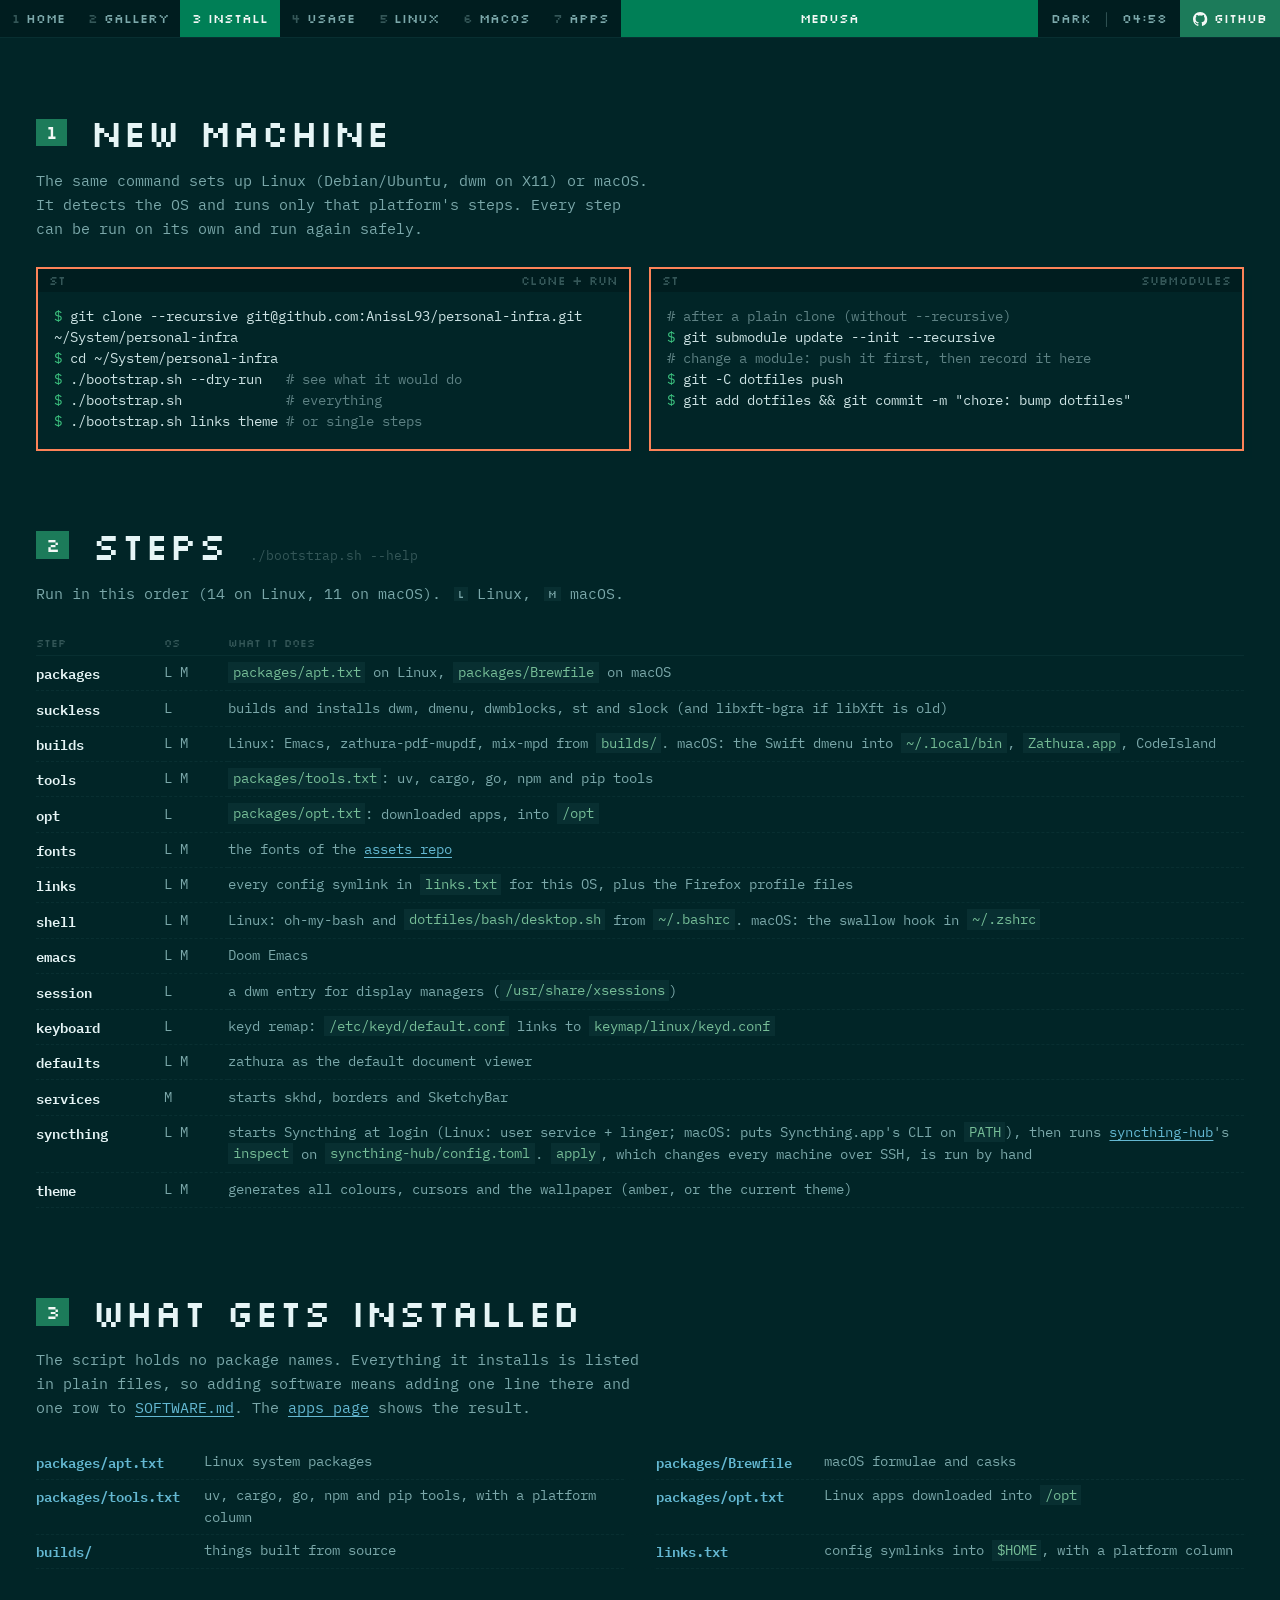
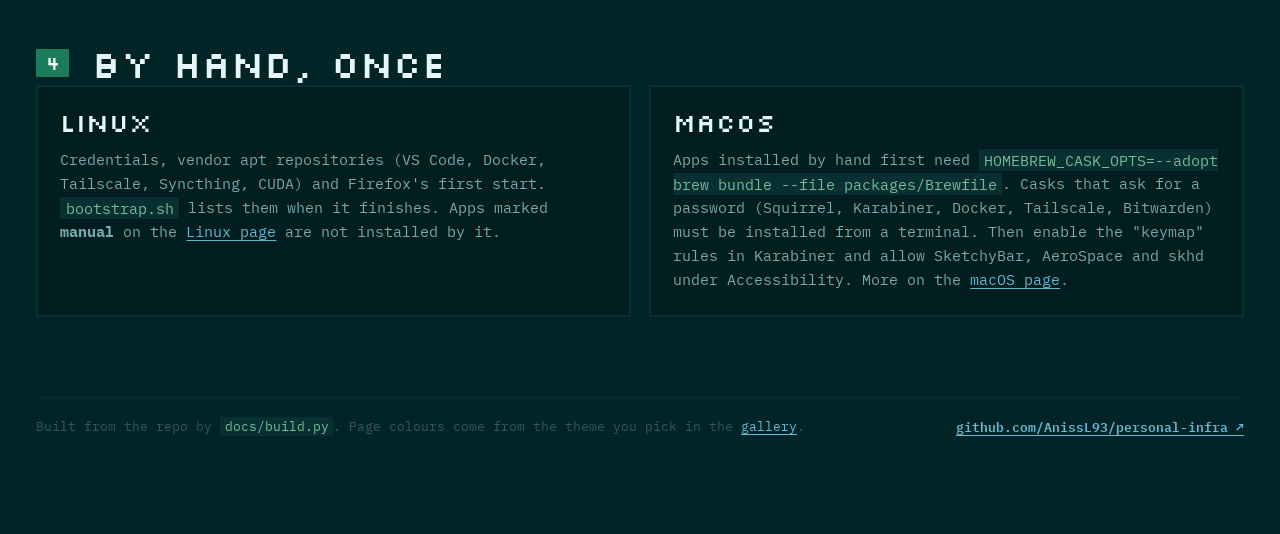
<file: docs/install.html>
<!doctype html>
<html lang="en">
<head>
<meta charset="utf-8">
<meta name="viewport" content="width=device-width, initial-scale=1">
<title>Install Guide</title>
<meta name="description" content="Set up a new Linux or macOS machine from personal-infra with one command.">
<link rel="preconnect" href="https://fonts.googleapis.com">
<link rel="preconnect" href="https://fonts.gstatic.com" crossorigin>
<link href="https://fonts.googleapis.com/css2?family=Silkscreen&family=IBM+Plex+Mono:ital,wght@0,400;0,600;1,400&display=swap" rel="stylesheet">
<link rel="stylesheet" href="style.css">
</head>
<body>
<main>
  <section id="new">
    <h2 data-tag="1">New machine</h2>
    <p class="lede">The same command sets up Linux (Debian/Ubuntu, dwm on X11) or macOS. It detects the OS and runs only that platform's steps. Every step can be run on its own and run again safely.</p>
    <div class="boot">
      <div class="win"><div class="tb"><span>st</span><span>clone + run</span></div><pre class="term"><span class="p">$</span> git clone --recursive git@github.com:AnissL93/personal-infra.git ~/System/personal-infra
<span class="p">$</span> cd ~/System/personal-infra
<span class="p">$</span> ./bootstrap.sh --dry-run   <span class="c"># see what it would do</span>
<span class="p">$</span> ./bootstrap.sh             <span class="c"># everything</span>
<span class="p">$</span> ./bootstrap.sh links theme <span class="c"># or single steps</span></pre></div>
      <div class="win"><div class="tb"><span>st</span><span>submodules</span></div><pre class="term"><span class="c"># after a plain clone (without --recursive)</span>
<span class="p">$</span> git submodule update --init --recursive
<span class="c"># change a module: push it first, then record it here</span>
<span class="p">$</span> git -C dotfiles push
<span class="p">$</span> git add dotfiles &amp;&amp; git commit -m "chore: bump dotfiles"</pre></div>
    </div>
  </section>

  <section id="steps">
    <h2 data-tag="2">Steps <small>./bootstrap.sh --help</small></h2>
    <p class="lede">Run in this order (14 on Linux, 11 on macOS). <b class="mark both">L</b> Linux, <b class="mark both">M</b> macOS.</p>
    <table class="apps steps">
      <thead><tr><th>step</th><th>os</th><th>what it does</th></tr></thead>
      <tbody>
        <tr><td>packages</td><td data-k="os">L M</td><td data-k="does"><code>packages/apt.txt</code> on Linux, <code>packages/Brewfile</code> on macOS</td></tr>
        <tr><td>suckless</td><td data-k="os">L</td><td data-k="does">builds and installs dwm, dmenu, dwmblocks, st and slock (and libxft-bgra if libXft is old)</td></tr>
        <tr><td>builds</td><td data-k="os">L M</td><td data-k="does">Linux: Emacs, zathura-pdf-mupdf, mix-mpd from <code>builds/</code>. macOS: the Swift dmenu into <code>~/.local/bin</code>, <code>Zathura.app</code>, CodeIsland</td></tr>
        <tr><td>tools</td><td data-k="os">L M</td><td data-k="does"><code>packages/tools.txt</code>: uv, cargo, go, npm and pip tools</td></tr>
        <tr><td>opt</td><td data-k="os">L</td><td data-k="does"><code>packages/opt.txt</code>: downloaded apps, into <code>/opt</code></td></tr>
        <tr><td>fonts</td><td data-k="os">L M</td><td data-k="does">the fonts of the <a href="https://github.com/AnissL93/assets/tree/main/fonts">assets repo</a></td></tr>
        <tr><td>links</td><td data-k="os">L M</td><td data-k="does">every config symlink in <code>links.txt</code> for this OS, plus the Firefox profile files</td></tr>
        <tr><td>shell</td><td data-k="os">L M</td><td data-k="does">Linux: oh-my-bash and <code>dotfiles/bash/desktop.sh</code> from <code>~/.bashrc</code>. macOS: the swallow hook in <code>~/.zshrc</code></td></tr>
        <tr><td>emacs</td><td data-k="os">L M</td><td data-k="does">Doom Emacs</td></tr>
        <tr><td>session</td><td data-k="os">L</td><td data-k="does">a dwm entry for display managers (<code>/usr/share/xsessions</code>)</td></tr>
        <tr><td>keyboard</td><td data-k="os">L</td><td data-k="does">keyd remap: <code>/etc/keyd/default.conf</code> links to <code>keymap/linux/keyd.conf</code></td></tr>
        <tr><td>defaults</td><td data-k="os">L M</td><td data-k="does">zathura as the default document viewer</td></tr>
        <tr><td>services</td><td data-k="os">M</td><td data-k="does">starts skhd, borders and SketchyBar</td></tr>
        <tr><td>syncthing</td><td data-k="os">L M</td><td data-k="does">starts Syncthing at login (Linux: user service + linger; macOS: puts Syncthing.app's CLI on <code>PATH</code>), then runs <a href="https://github.com/AnissL93/syncthing-hub">syncthing-hub</a>'s <code>inspect</code> on <code>syncthing-hub/config.toml</code>. <code>apply</code>, which changes every machine over SSH, is run by hand</td></tr>
        <tr><td>theme</td><td data-k="os">L M</td><td data-k="does">generates all colours, cursors and the wallpaper (amber, or the current theme)</td></tr>
      </tbody>
    </table>
  </section>

  <section id="lists">
    <h2 data-tag="3">What gets installed</h2>
    <p class="lede">The script holds no package names. Everything it installs is listed in plain files, so adding software means adding one line there and one row to <a href="https://github.com/AnissL93/personal-infra/blob/main/SOFTWARE.md">SOFTWARE.md</a>. The <a href="apps.html">apps page</a> shows the result.</p>
    <div class="scripts">
      <div class="srow"><a href="https://github.com/AnissL93/personal-infra/blob/main/packages/apt.txt">packages/apt.txt</a><span>Linux system packages</span></div>
      <div class="srow"><a href="https://github.com/AnissL93/personal-infra/blob/main/packages/Brewfile">packages/Brewfile</a><span>macOS formulae and casks</span></div>
      <div class="srow"><a href="https://github.com/AnissL93/personal-infra/blob/main/packages/tools.txt">packages/tools.txt</a><span>uv, cargo, go, npm and pip tools, with a platform column</span></div>
      <div class="srow"><a href="https://github.com/AnissL93/personal-infra/blob/main/packages/opt.txt">packages/opt.txt</a><span>Linux apps downloaded into <code>/opt</code></span></div>
      <div class="srow"><a href="https://github.com/AnissL93/personal-infra/tree/main/builds">builds/</a><span>things built from source</span></div>
      <div class="srow"><a href="https://github.com/AnissL93/personal-infra/blob/main/links.txt">links.txt</a><span>config symlinks into <code>$HOME</code>, with a platform column</span></div>
    </div>
  </section>

  <section id="manual">
    <h2 data-tag="4">By hand, once</h2>
    <div class="plats">
      <div class="plat"><h3>Linux</h3><p>Credentials, vendor apt repositories (VS Code, Docker, Tailscale, Syncthing, CUDA) and Firefox's first start. <code>bootstrap.sh</code> lists them when it finishes. Apps marked <b>manual</b> on the <a href="linux.html">Linux page</a> are not installed by it.</p></div>
      <div class="plat"><h3>macOS</h3><p>Apps installed by hand first need <code>HOMEBREW_CASK_OPTS=--adopt brew bundle --file packages/Brewfile</code>. Casks that ask for a password (Squirrel, Karabiner, Docker, Tailscale, Bitwarden) must be installed from a terminal. Then enable the "keymap" rules in Karabiner and allow SketchyBar, AeroSpace and skhd under Accessibility. More on the <a href="macos.html">macOS page</a>.</p></div>
    </div>
  </section>
</main>

<script src="data.js"></script>
<script src="site.js"></script>
<script>paint(startTheme());</script>
</body>
</html>
</file>
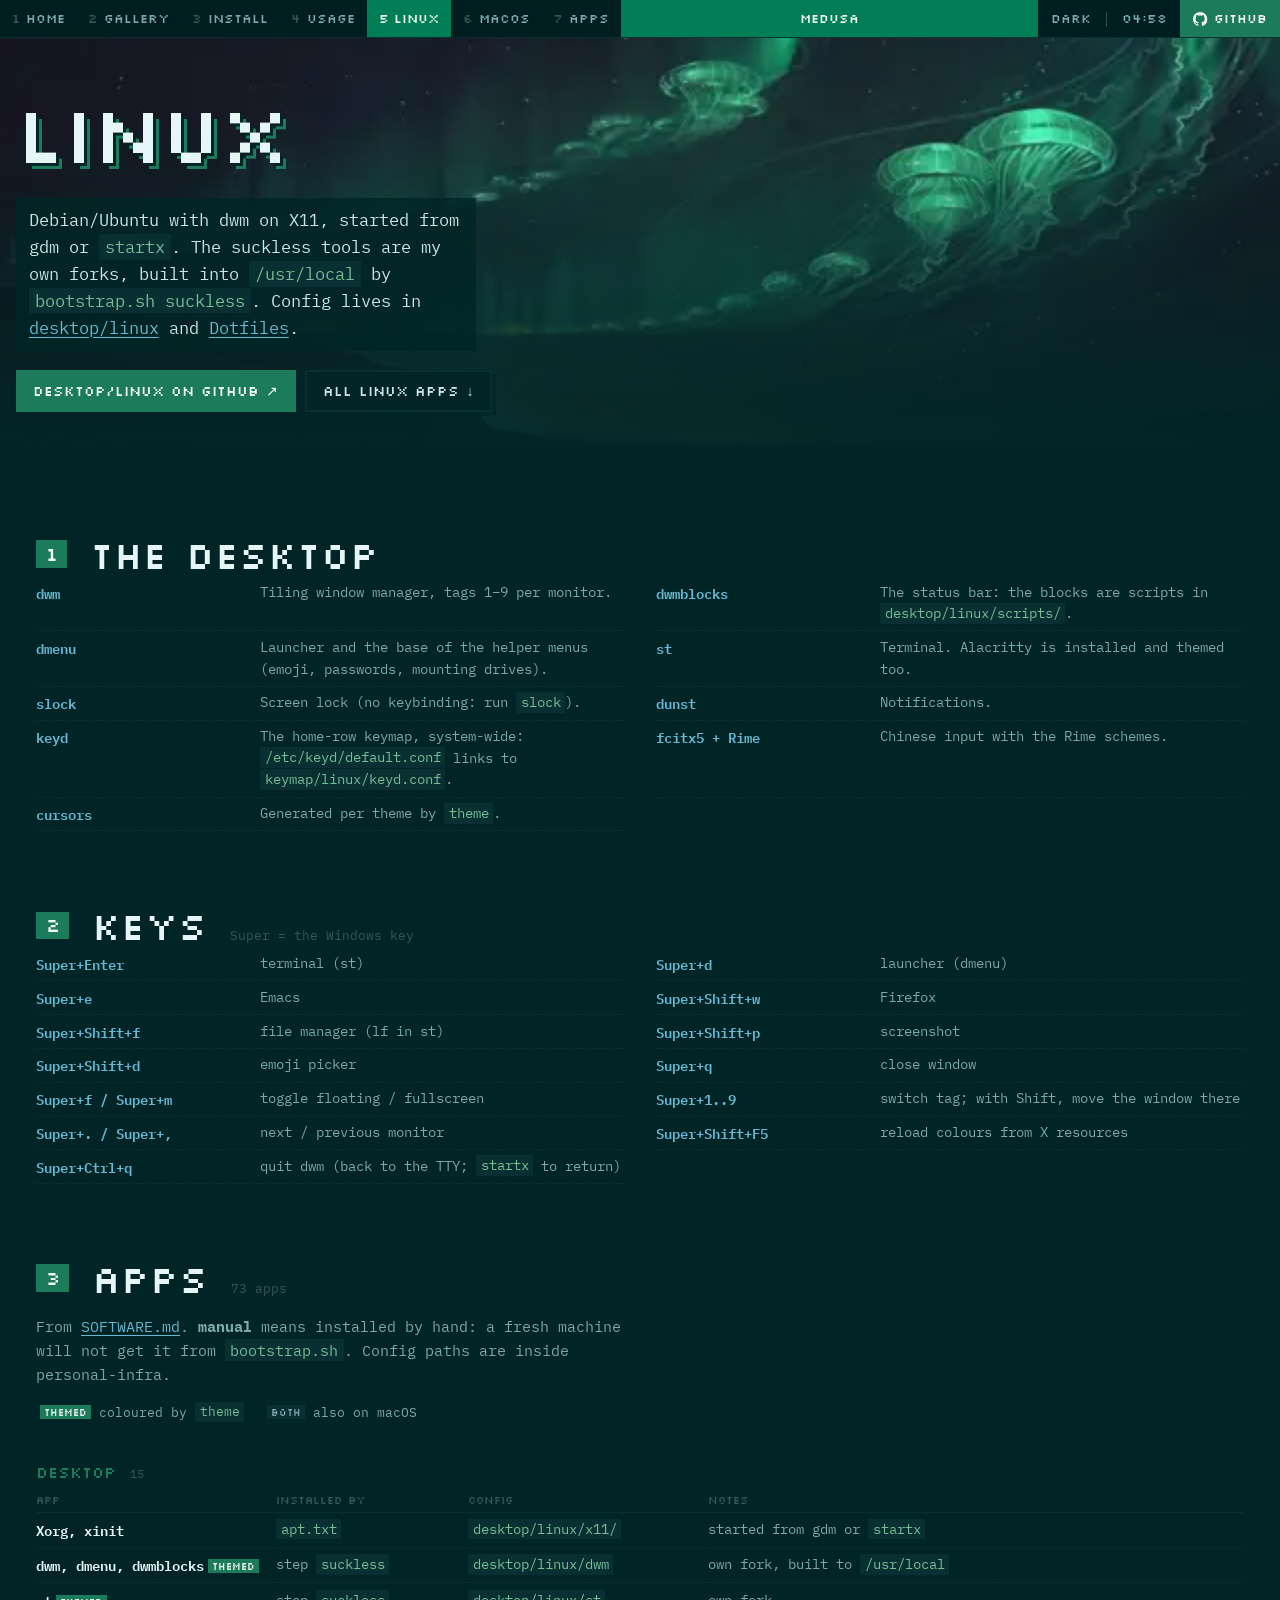
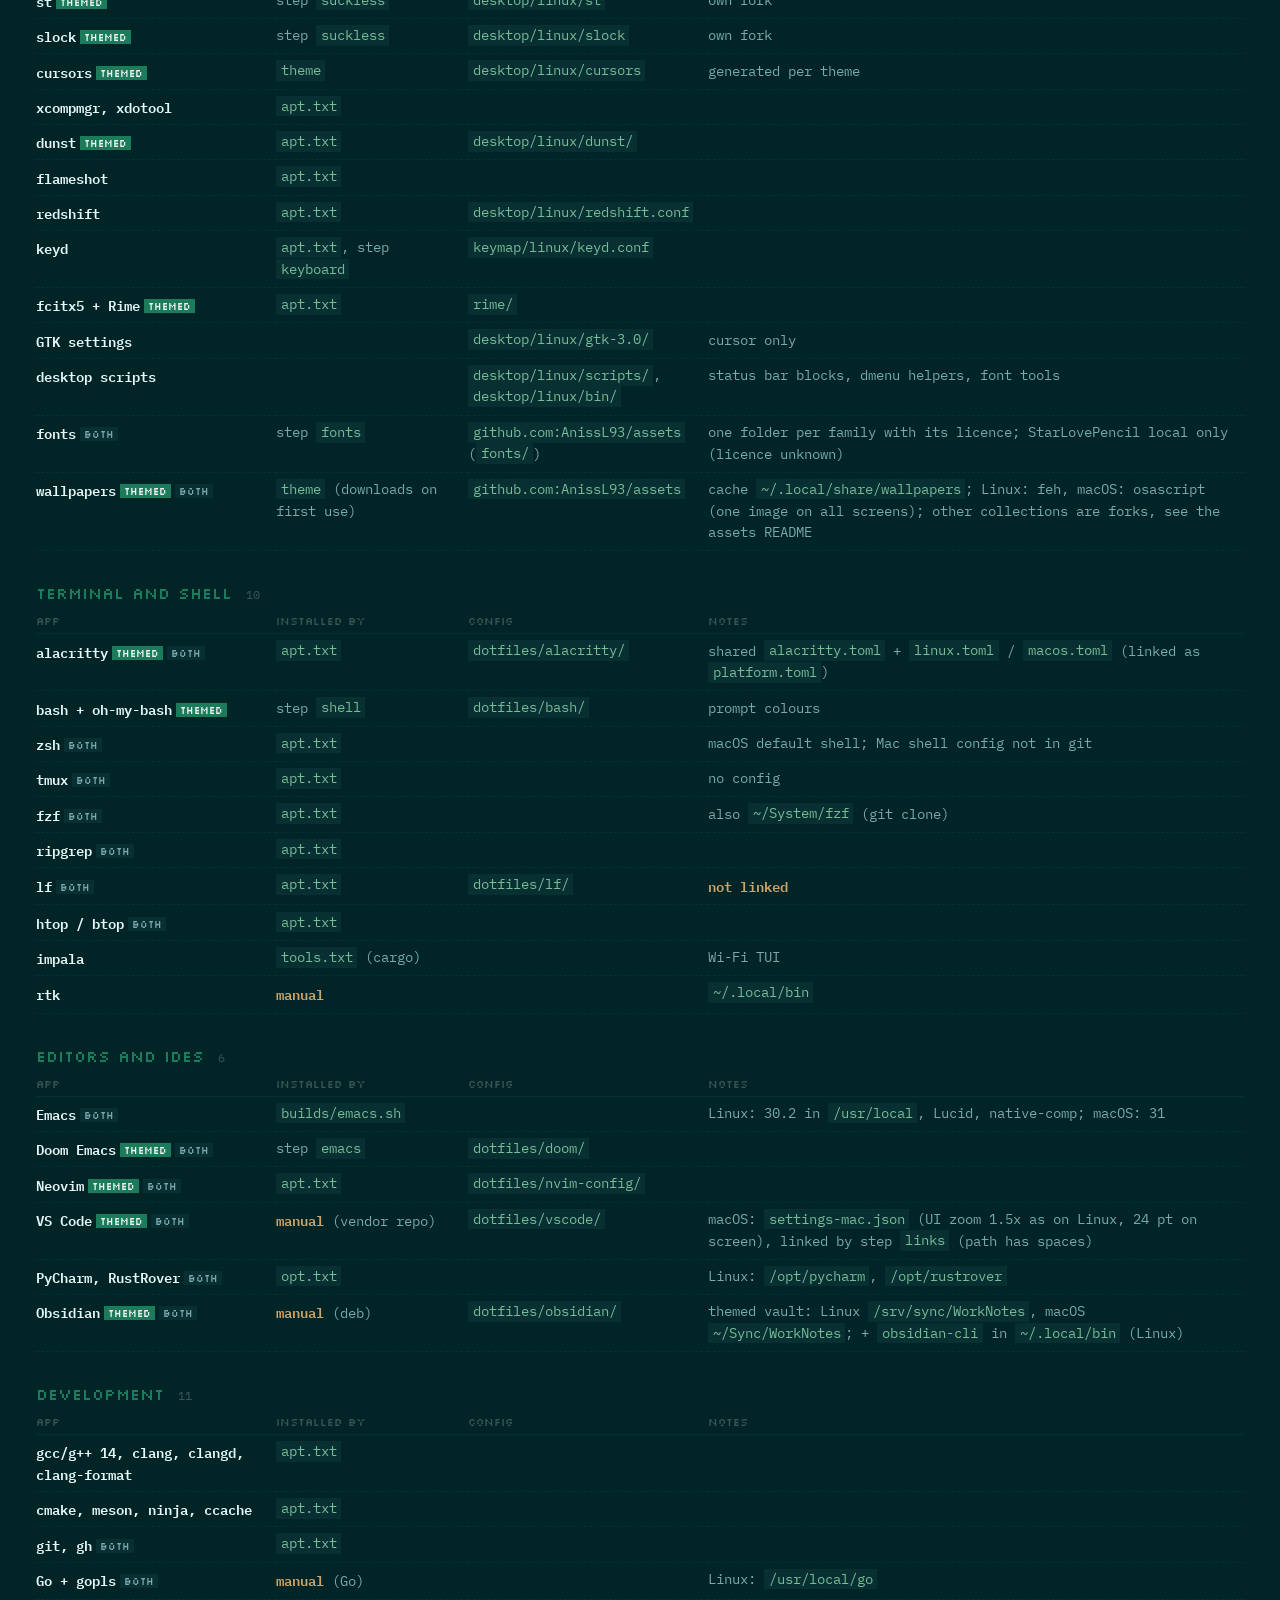
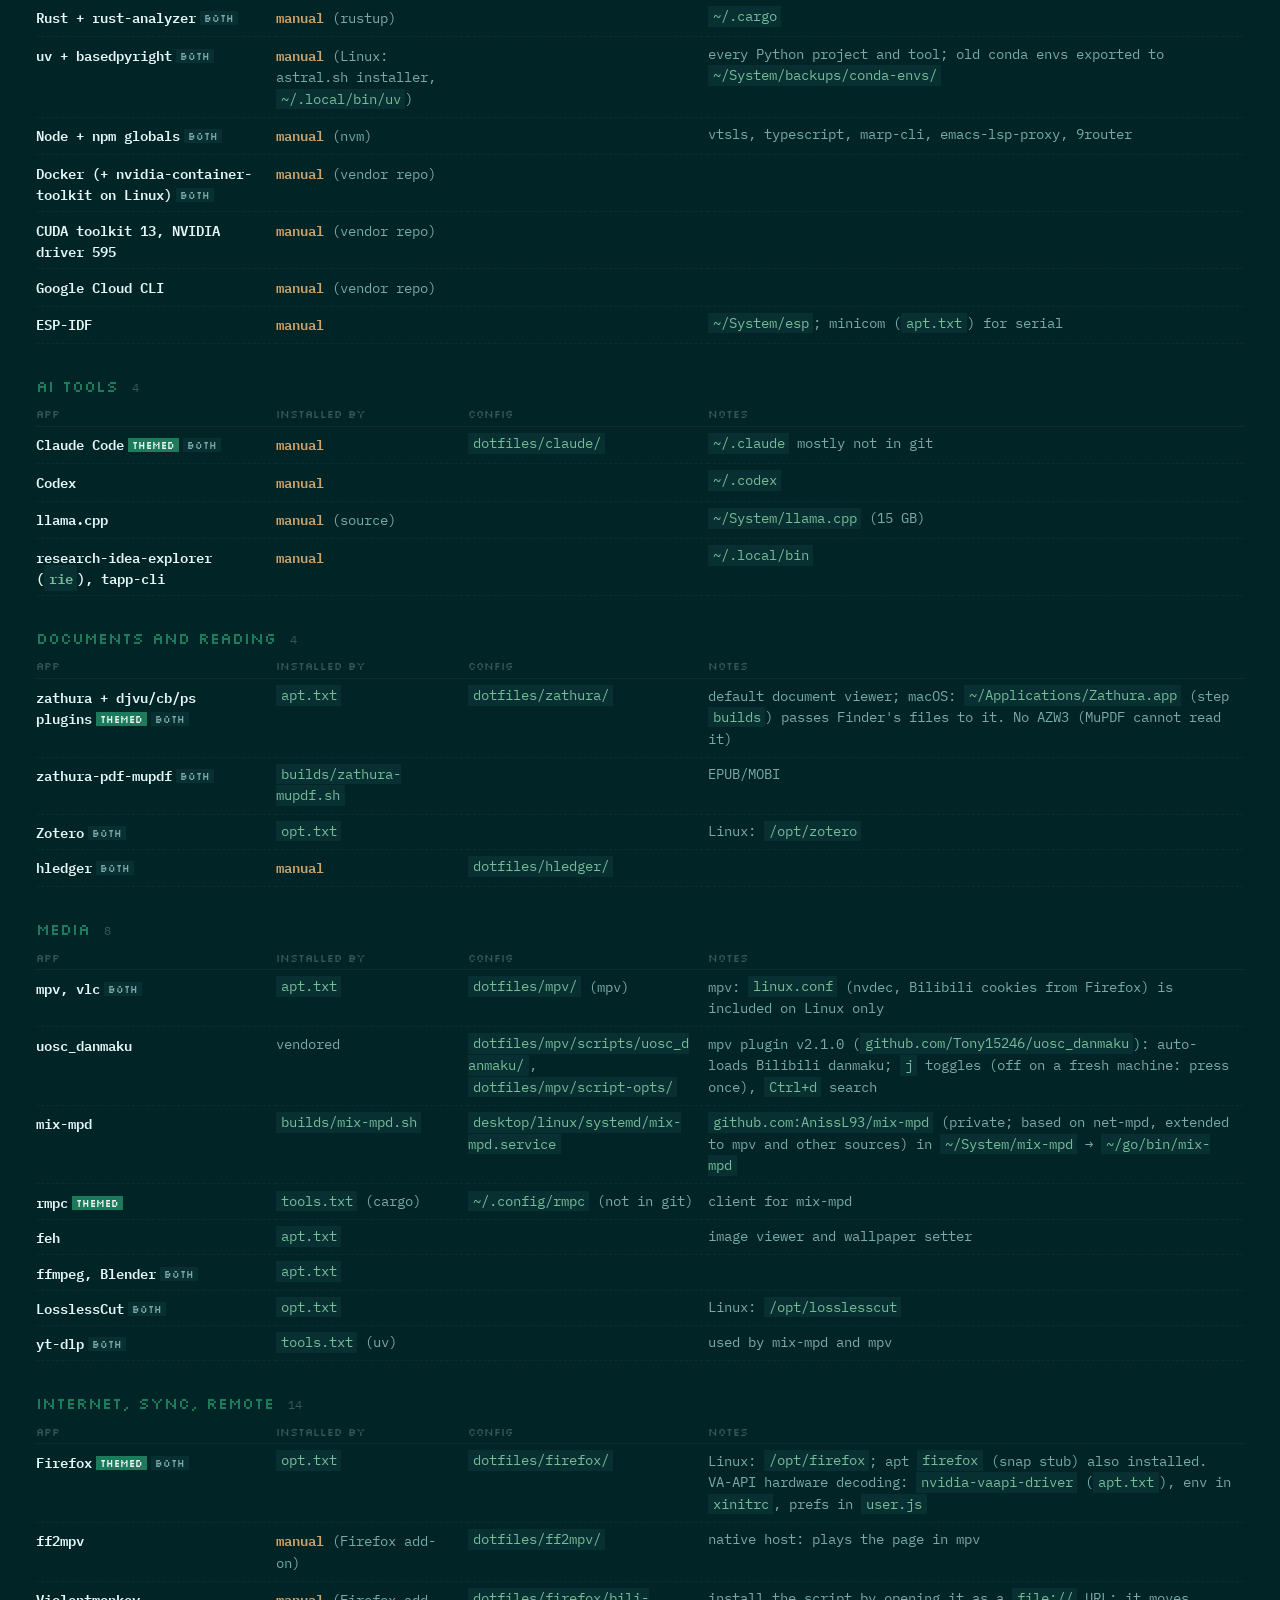
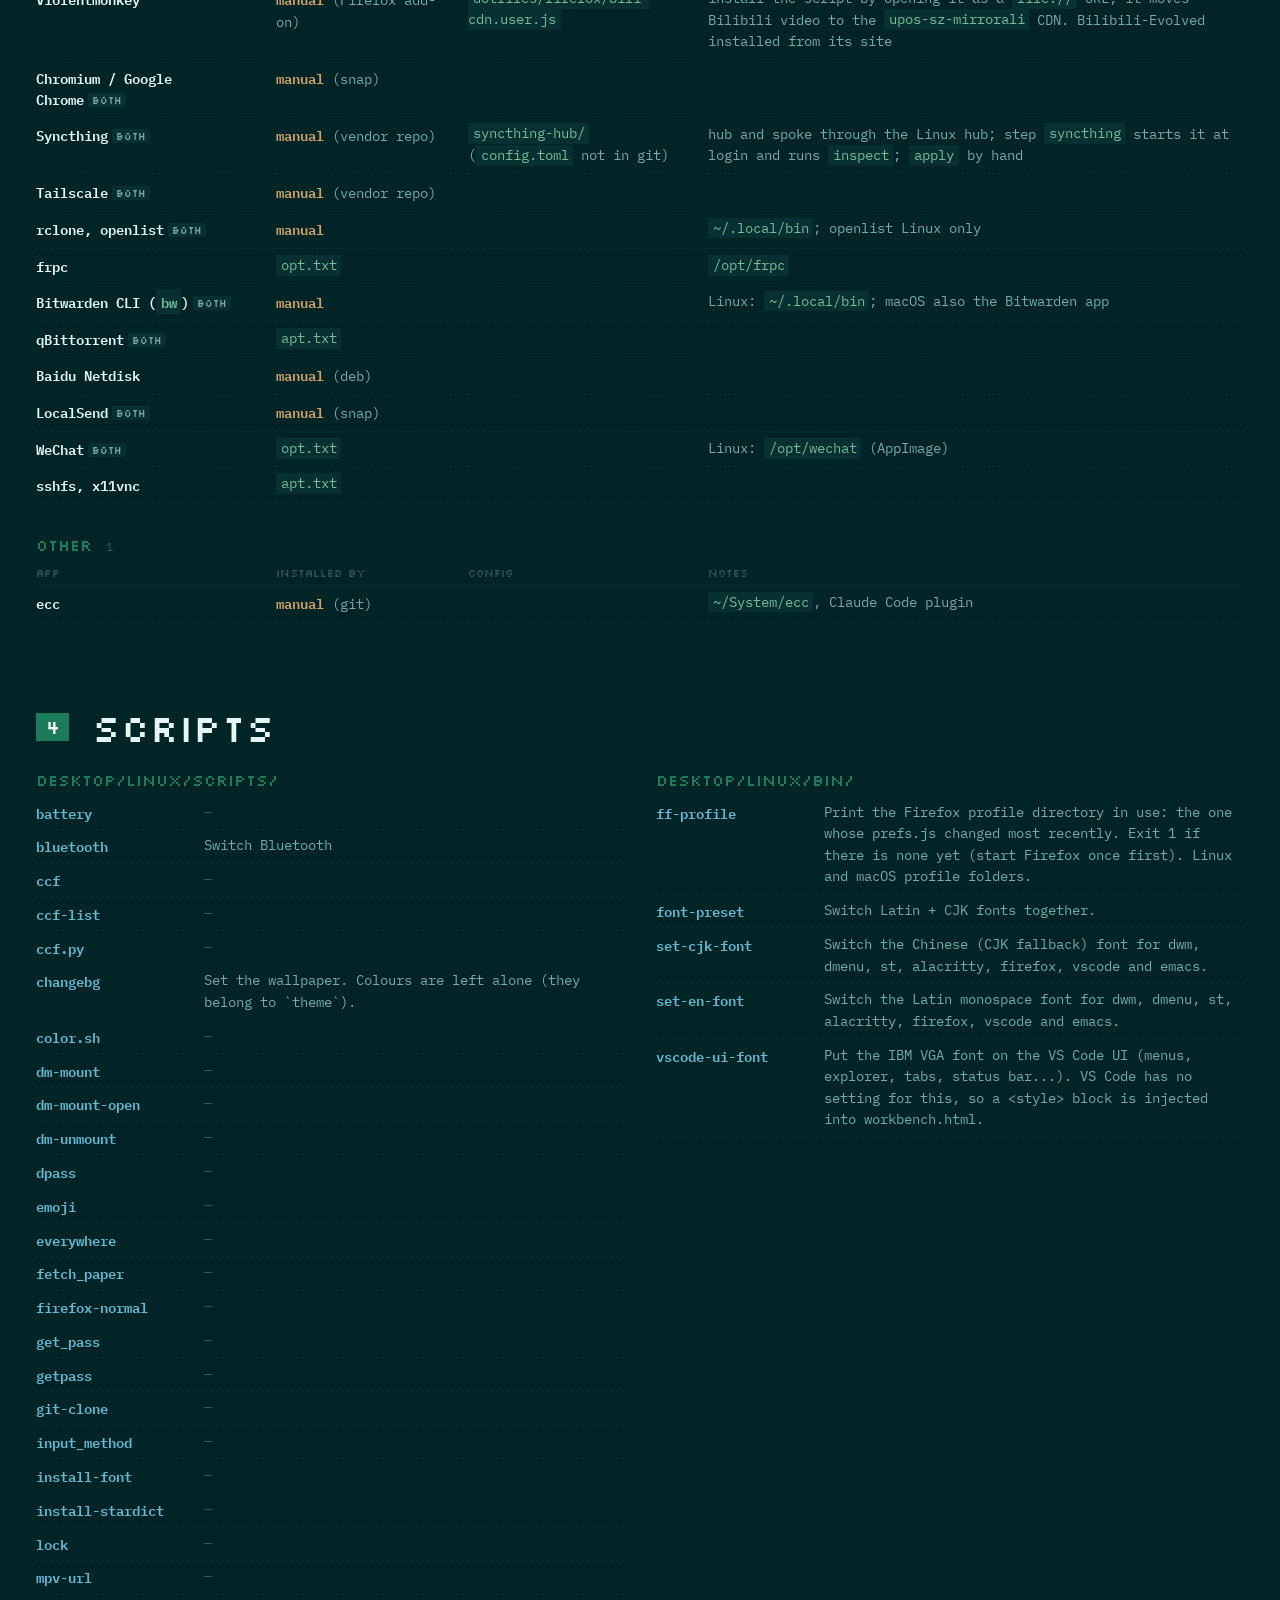
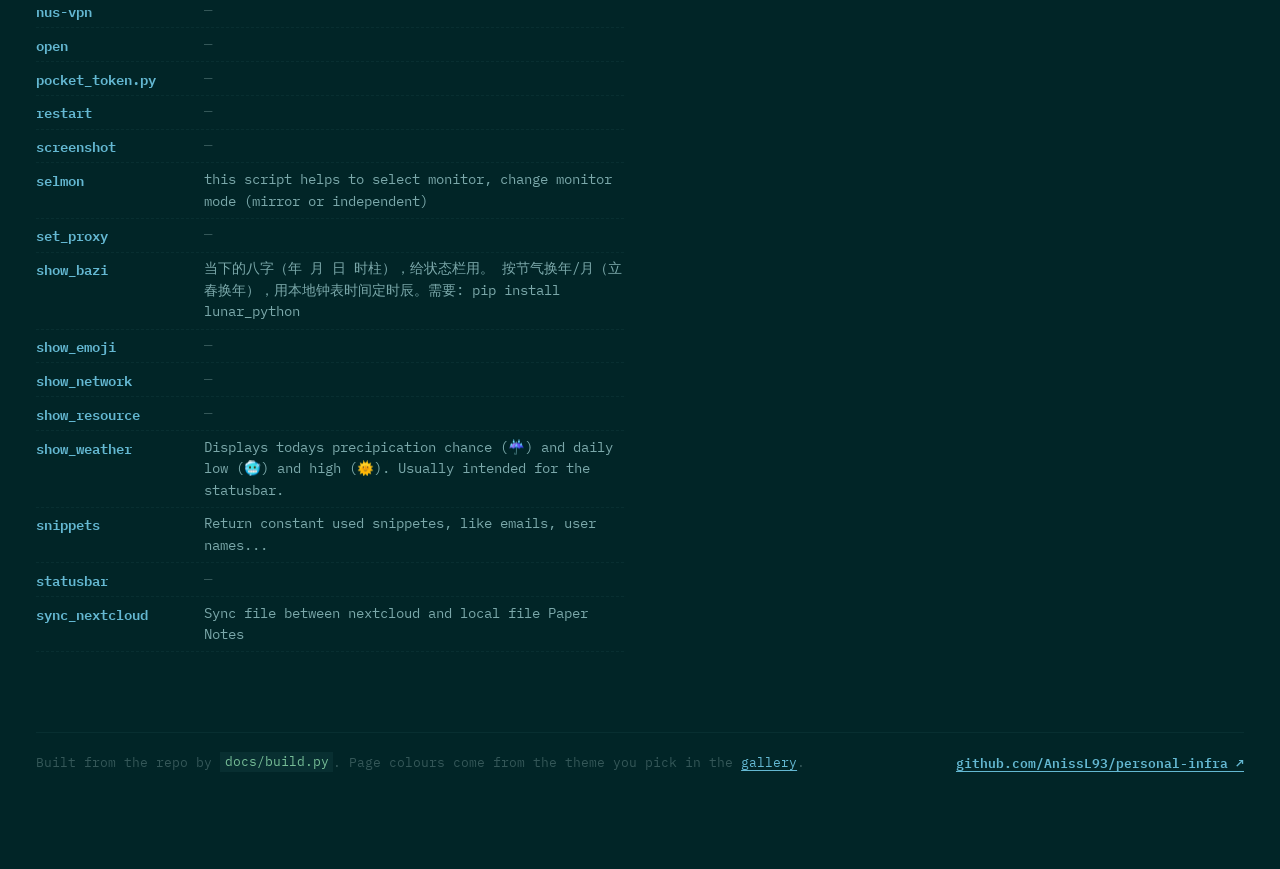
<file: docs/linux.html>
<!doctype html>
<html lang="en">
<head>
<meta charset="utf-8">
<meta name="viewport" content="width=device-width, initial-scale=1">
<title>Linux Setup</title>
<meta name="description" content="The Linux side of personal-infra: dwm on X11, its keys, and every installed app.">
<link rel="preconnect" href="https://fonts.googleapis.com">
<link rel="preconnect" href="https://fonts.gstatic.com" crossorigin>
<link href="https://fonts.googleapis.com/css2?family=Silkscreen&family=IBM+Plex+Mono:ital,wght@0,400;0,600;1,400&display=swap" rel="stylesheet">
<link rel="stylesheet" href="style.css">
</head>
<body>
<main>
  <header class="hero sub">
    <div>
      <h1>Linux</h1>
      <p>Debian/Ubuntu with dwm on X11, started from gdm or <code>startx</code>. The suckless tools are my own forks, built into <code>/usr/local</code> by <code>bootstrap.sh suckless</code>. Config lives in <a href="https://github.com/AnissL93/desktop/tree/main/linux">desktop/linux</a> and <a href="https://github.com/AnissL93/Dotfiles">Dotfiles</a>.</p>
      <div class="cta"><a class="btn primary" href="https://github.com/AnissL93/desktop/tree/main/linux">desktop/linux on GitHub ↗</a><a class="btn" href="#apps">All Linux apps ↓</a></div>
    </div>
  </header>

  <section id="desktop">
    <h2 data-tag="1">The desktop</h2>
    <div class="scripts mac">
      <div class="srow"><b>dwm</b><span>Tiling window manager, tags 1–9 per monitor.</span></div>
      <div class="srow"><b>dwmblocks</b><span>The status bar: the blocks are scripts in <code>desktop/linux/scripts/</code>.</span></div>
      <div class="srow"><b>dmenu</b><span>Launcher and the base of the helper menus (emoji, passwords, mounting drives).</span></div>
      <div class="srow"><b>st</b><span>Terminal. Alacritty is installed and themed too.</span></div>
      <div class="srow"><b>slock</b><span>Screen lock (no keybinding: run <code>slock</code>).</span></div>
      <div class="srow"><b>dunst</b><span>Notifications.</span></div>
      <div class="srow"><b>keyd</b><span>The home-row keymap, system-wide: <code>/etc/keyd/default.conf</code> links to <code>keymap/linux/keyd.conf</code>.</span></div>
      <div class="srow"><b>fcitx5 + Rime</b><span>Chinese input with the Rime schemes.</span></div>
      <div class="srow"><b>cursors</b><span>Generated per theme by <code>theme</code>.</span></div>
    </div>
  </section>

  <section id="keys">
    <h2 data-tag="2">Keys <small>Super = the Windows key</small></h2>
    <div class="scripts mac">
      <div class="srow"><b>Super+Enter</b><span>terminal (st)</span></div>
      <div class="srow"><b>Super+d</b><span>launcher (dmenu)</span></div>
      <div class="srow"><b>Super+e</b><span>Emacs</span></div>
      <div class="srow"><b>Super+Shift+w</b><span>Firefox</span></div>
      <div class="srow"><b>Super+Shift+f</b><span>file manager (lf in st)</span></div>
      <div class="srow"><b>Super+Shift+p</b><span>screenshot</span></div>
      <div class="srow"><b>Super+Shift+d</b><span>emoji picker</span></div>
      <div class="srow"><b>Super+q</b><span>close window</span></div>
      <div class="srow"><b>Super+f / Super+m</b><span>toggle floating / fullscreen</span></div>
      <div class="srow"><b>Super+1..9</b><span>switch tag; with Shift, move the window there</span></div>
      <div class="srow"><b>Super+. / Super+,</b><span>next / previous monitor</span></div>
      <div class="srow"><b>Super+Shift+F5</b><span>reload colours from X resources</span></div>
      <div class="srow"><b>Super+Ctrl+q</b><span>quit dwm (back to the TTY; <code>startx</code> to return)</span></div>
    </div>
  </section>

  <section id="apps">
    <h2 data-tag="3">Apps <small id="n"></small></h2>
    <p class="lede">From <a href="https://github.com/AnissL93/personal-infra/blob/main/SOFTWARE.md">SOFTWARE.md</a>. <b>manual</b> means installed by hand: a fresh machine will not get it from <code>bootstrap.sh</code>. Config paths are inside personal-infra.</p>
    <div class="legend"><span><span class="mark th">themed</span> coloured by <code>theme</code></span><span><span class="mark both">both</span> also on macOS</span></div>
    <div id="apps-list"></div>
  </section>

  <section id="scripts">
    <h2 data-tag="4">Scripts</h2>
    <div class="scripts" id="script-list"></div>
  </section>
</main>

<script src="data.js"></script>
<script src="site.js"></script>
<script>
$("#apps-list").innerHTML = appTables("linux");
$("#n").textContent = nApps("linux") + " apps";
$("#script-list").innerHTML = scriptList(["desktop/linux/scripts", "desktop/linux/bin"]);
paint(startTheme());
</script>
</body>
</html>
</file>
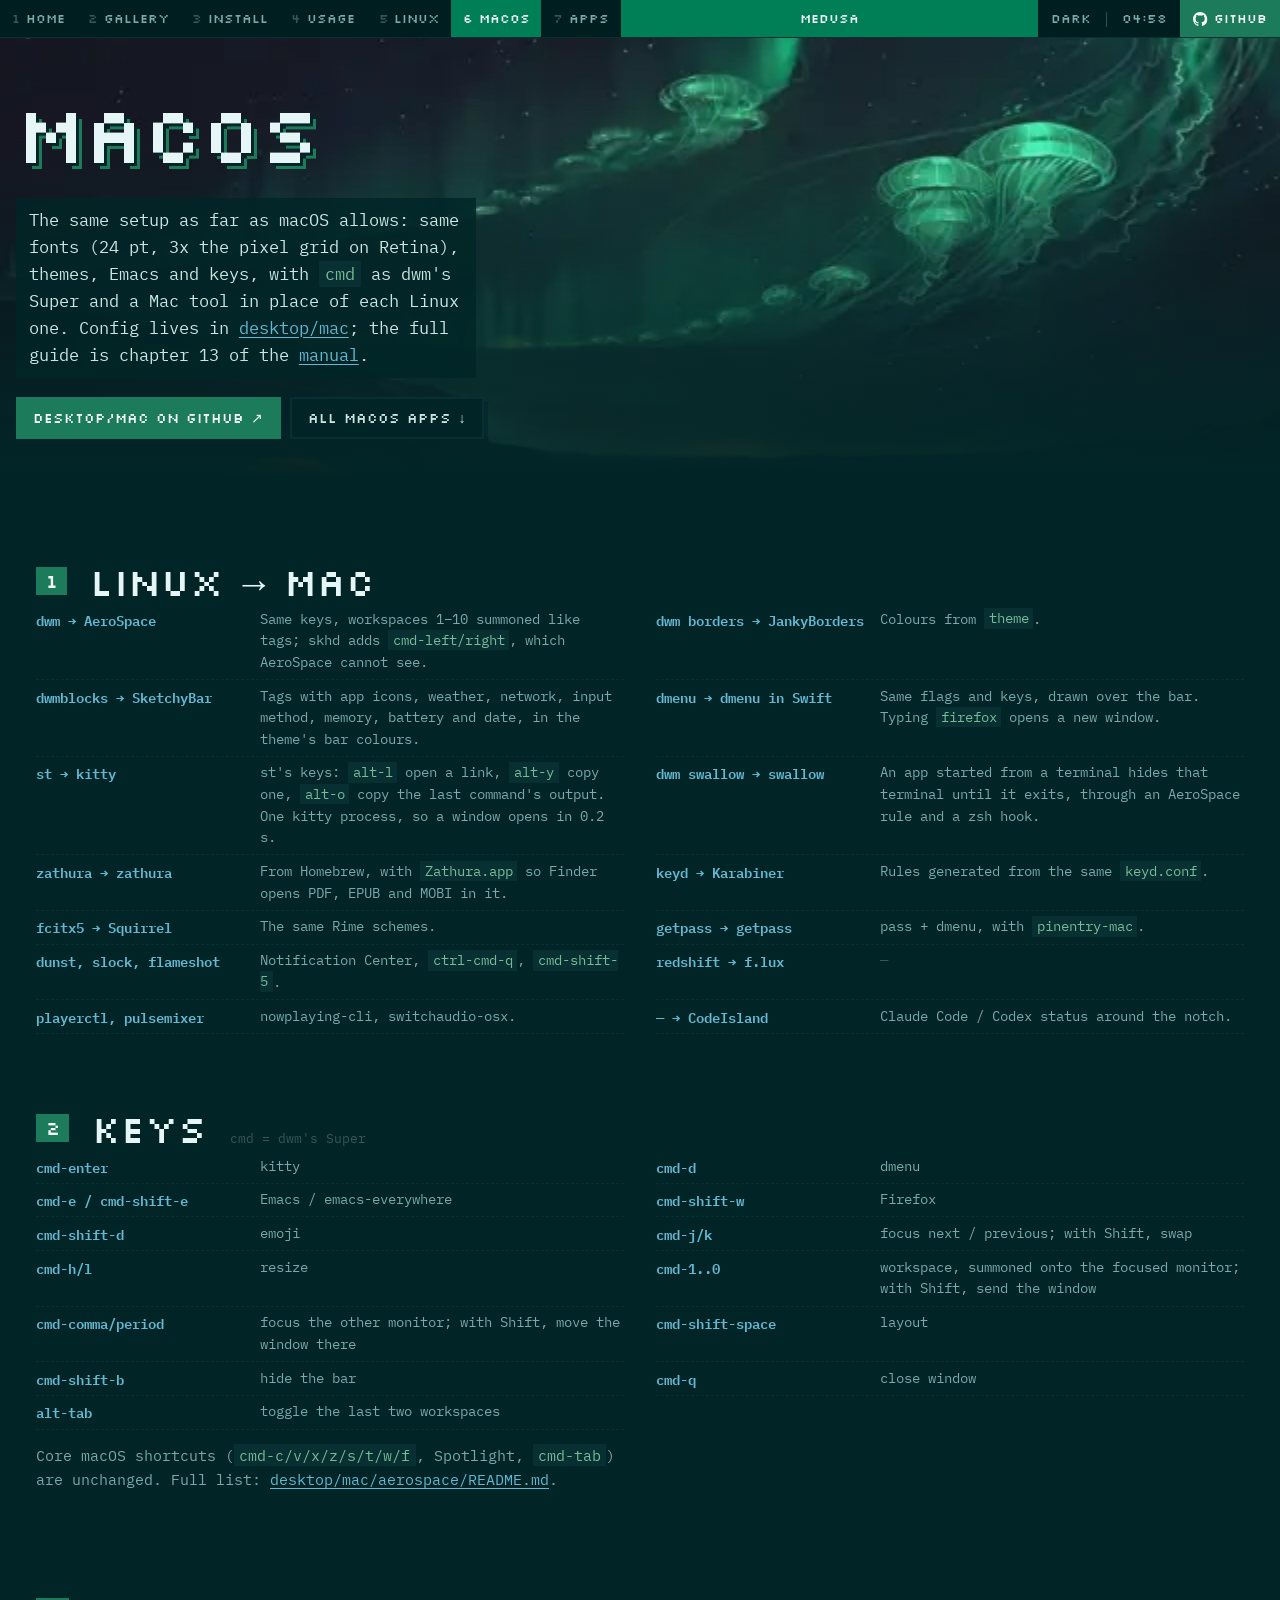
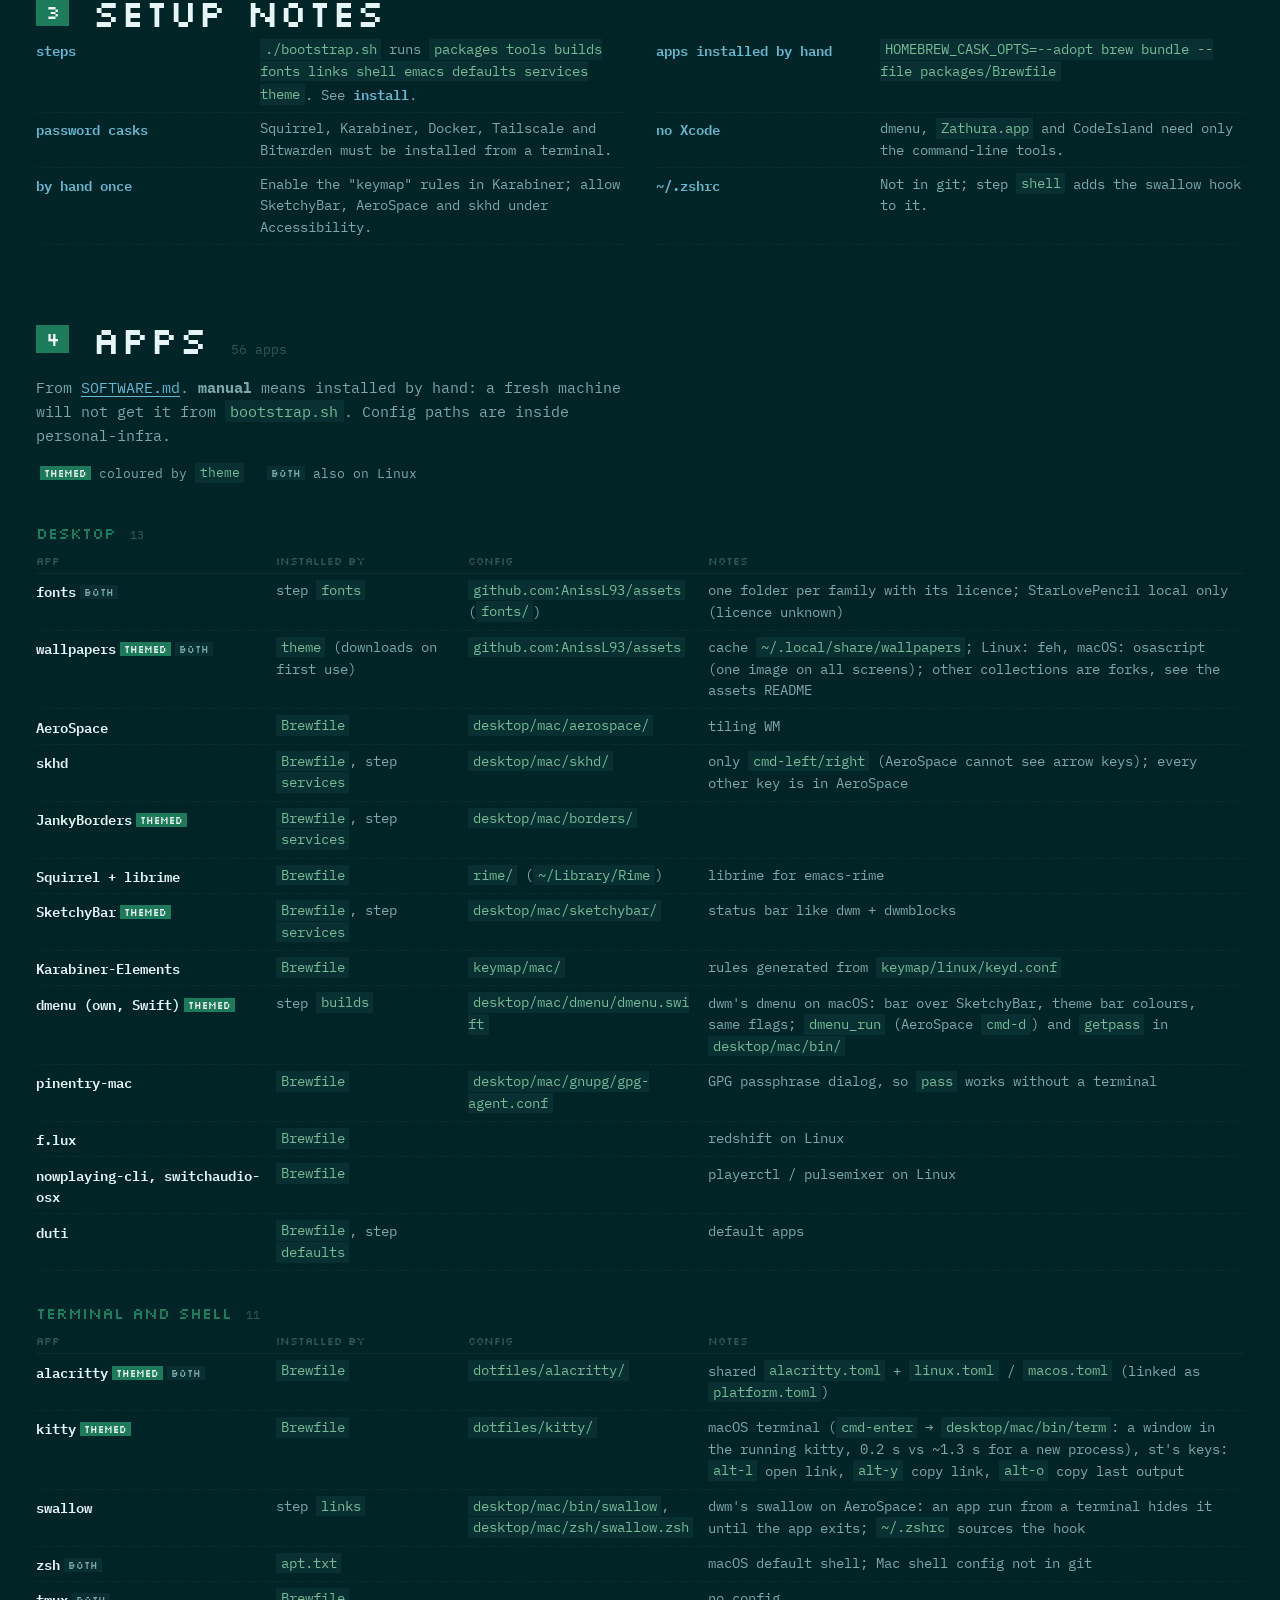
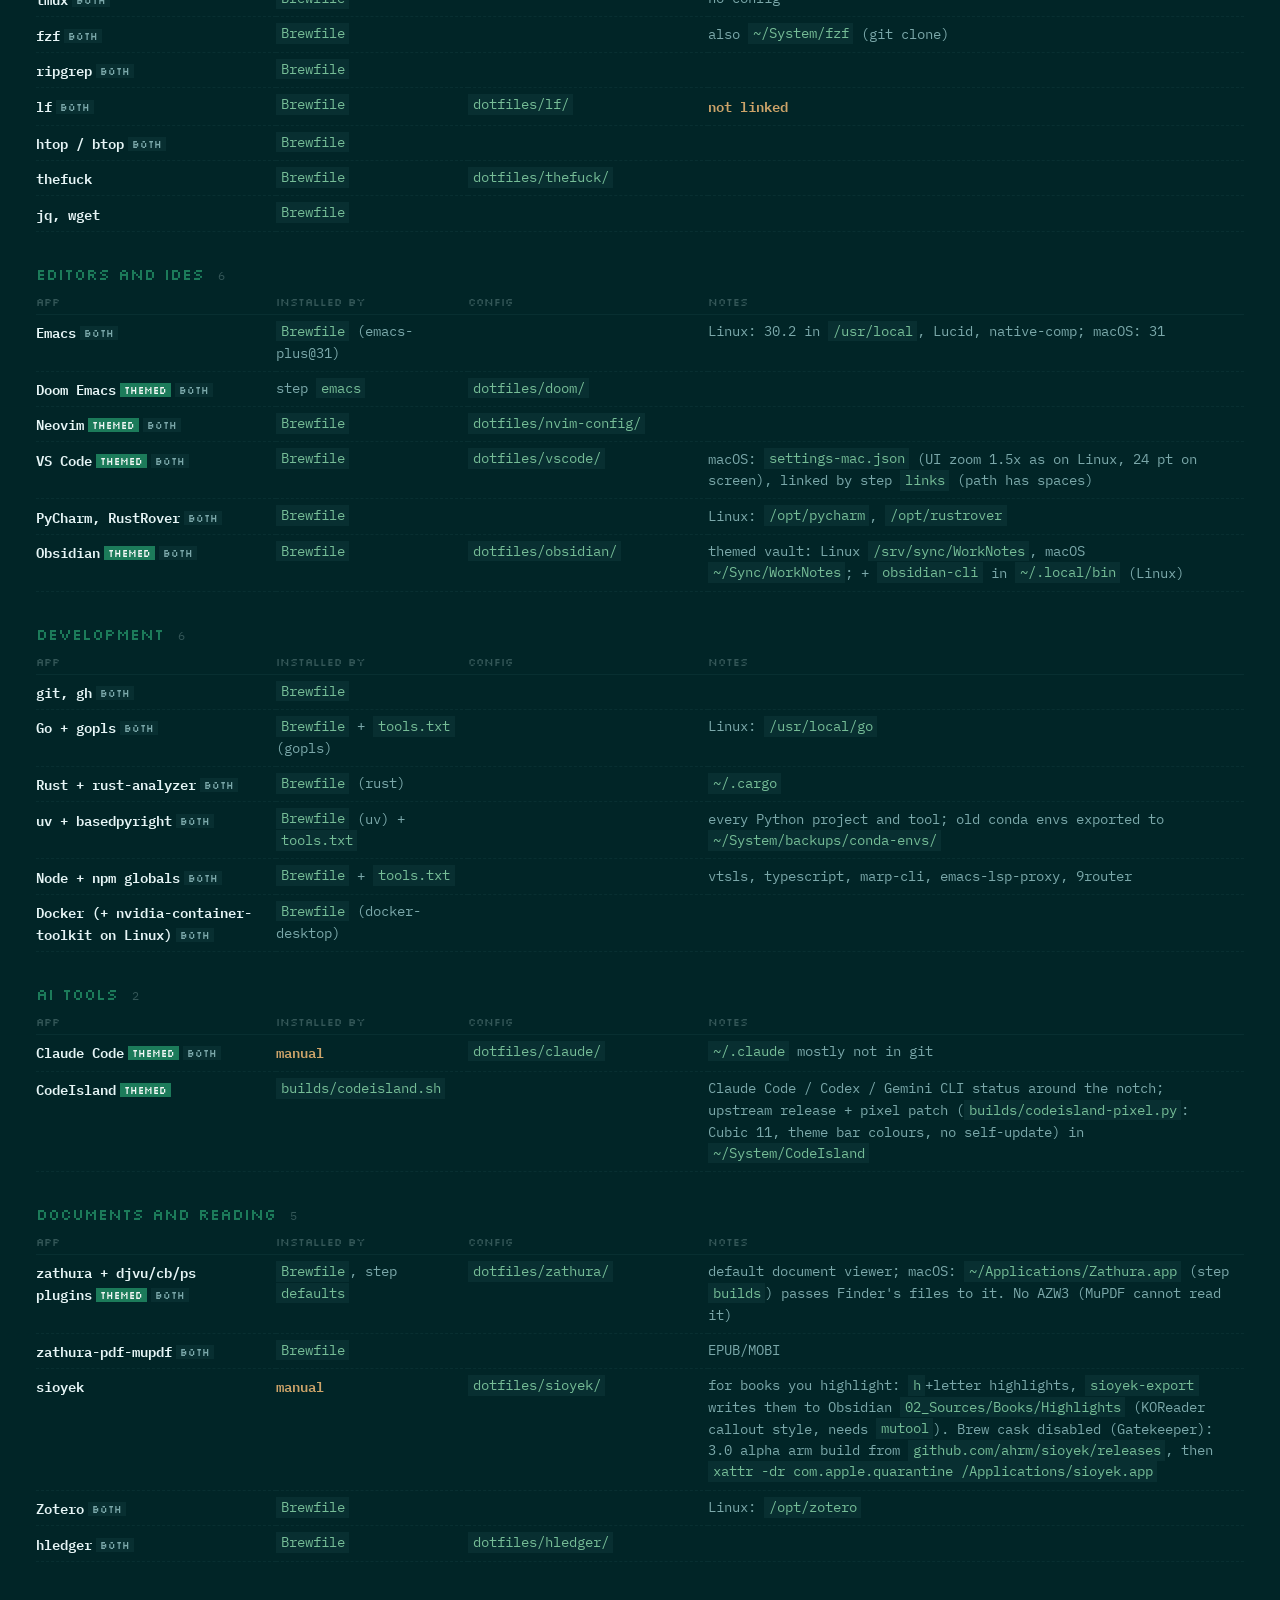
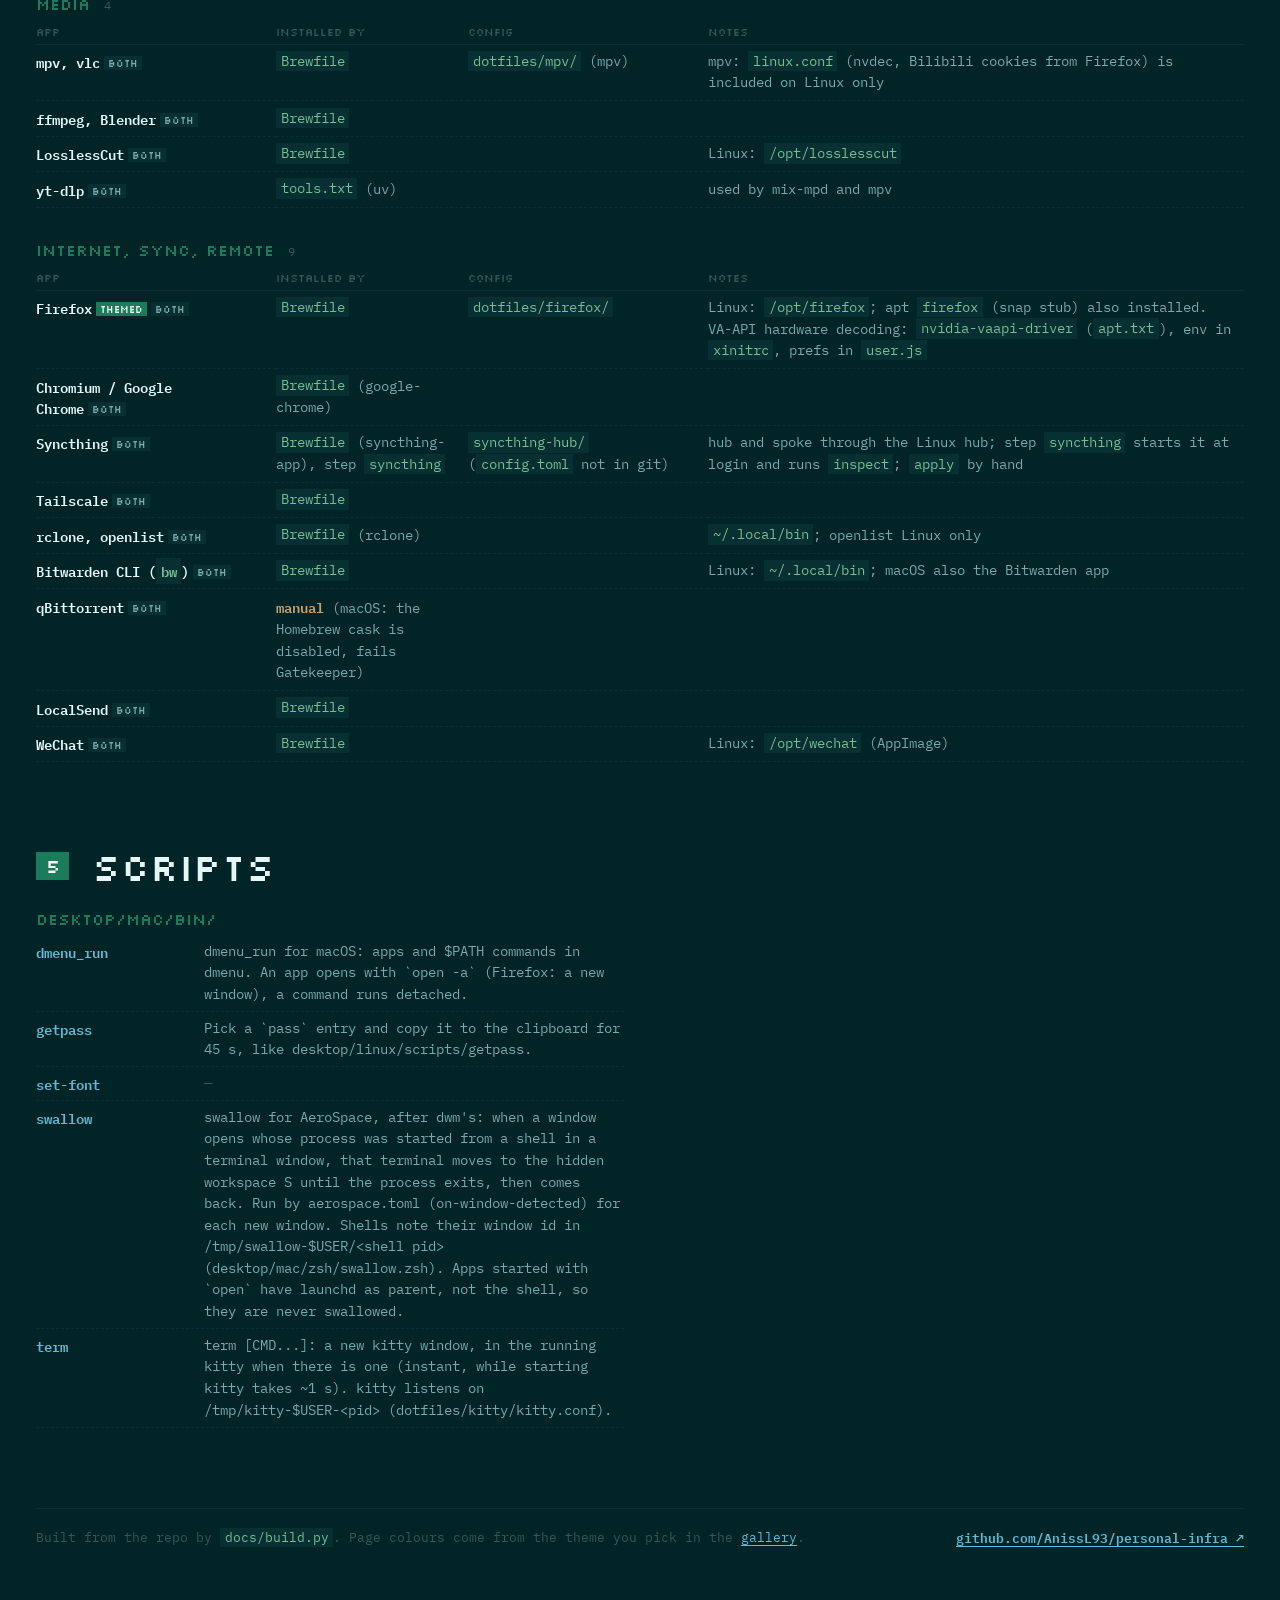
<file: docs/macos.html>
<!doctype html>
<html lang="en">
<head>
<meta charset="utf-8">
<meta name="viewport" content="width=device-width, initial-scale=1">
<title>macOS Setup</title>
<meta name="description" content="The macOS side of personal-infra: AeroSpace, SketchyBar, kitty, a Swift dmenu, and every installed app.">
<link rel="preconnect" href="https://fonts.googleapis.com">
<link rel="preconnect" href="https://fonts.gstatic.com" crossorigin>
<link href="https://fonts.googleapis.com/css2?family=Silkscreen&family=IBM+Plex+Mono:ital,wght@0,400;0,600;1,400&display=swap" rel="stylesheet">
<link rel="stylesheet" href="style.css">
</head>
<body>
<main>
  <header class="hero sub">
    <div>
      <h1>macOS</h1>
      <p>The same setup as far as macOS allows: same fonts (24 pt, 3x the pixel grid on Retina), themes, Emacs and keys, with <code>cmd</code> as dwm's Super and a Mac tool in place of each Linux one. Config lives in <a href="https://github.com/AnissL93/desktop/tree/main/mac">desktop/mac</a>; the full guide is chapter 13 of the <a href="https://github.com/AnissL93/Dotfiles/blob/main/MANUAL.md#13-macos">manual</a>.</p>
      <div class="cta"><a class="btn primary" href="https://github.com/AnissL93/desktop/tree/main/mac">desktop/mac on GitHub ↗</a><a class="btn" href="#apps">All macOS apps ↓</a></div>
    </div>
  </header>

  <section id="map">
    <h2 data-tag="1">Linux → Mac</h2>
    <div class="scripts mac">
      <div class="srow"><b>dwm → AeroSpace</b><span>Same keys, workspaces 1–10 summoned like tags; skhd adds <code>cmd-left/right</code>, which AeroSpace cannot see.</span></div>
      <div class="srow"><b>dwm borders → JankyBorders</b><span>Colours from <code>theme</code>.</span></div>
      <div class="srow"><b>dwmblocks → SketchyBar</b><span>Tags with app icons, weather, network, input method, memory, battery and date, in the theme's bar colours.</span></div>
      <div class="srow"><b>dmenu → dmenu in Swift</b><span>Same flags and keys, drawn over the bar. Typing <code>firefox</code> opens a new window.</span></div>
      <div class="srow"><b>st → kitty</b><span>st's keys: <code>alt-l</code> open a link, <code>alt-y</code> copy one, <code>alt-o</code> copy the last command's output. One kitty process, so a window opens in 0.2 s.</span></div>
      <div class="srow"><b>dwm swallow → swallow</b><span>An app started from a terminal hides that terminal until it exits, through an AeroSpace rule and a zsh hook.</span></div>
      <div class="srow"><b>zathura → zathura</b><span>From Homebrew, with <code>Zathura.app</code> so Finder opens PDF, EPUB and MOBI in it.</span></div>
      <div class="srow"><b>keyd → Karabiner</b><span>Rules generated from the same <code>keyd.conf</code>.</span></div>
      <div class="srow"><b>fcitx5 → Squirrel</b><span>The same Rime schemes.</span></div>
      <div class="srow"><b>getpass → getpass</b><span>pass + dmenu, with <code>pinentry-mac</code>.</span></div>
      <div class="srow"><b>dunst, slock, flameshot</b><span>Notification Center, <code>ctrl-cmd-q</code>, <code>cmd-shift-5</code>.</span></div>
      <div class="srow"><b>redshift → f.lux</b><span></span></div>
      <div class="srow"><b>playerctl, pulsemixer</b><span>nowplaying-cli, switchaudio-osx.</span></div>
      <div class="srow"><b>— → CodeIsland</b><span>Claude Code / Codex status around the notch.</span></div>
    </div>
  </section>

  <section id="keys">
    <h2 data-tag="2">Keys <small>cmd = dwm's Super</small></h2>
    <div class="scripts mac">
      <div class="srow"><b>cmd-enter</b><span>kitty</span></div>
      <div class="srow"><b>cmd-d</b><span>dmenu</span></div>
      <div class="srow"><b>cmd-e / cmd-shift-e</b><span>Emacs / emacs-everywhere</span></div>
      <div class="srow"><b>cmd-shift-w</b><span>Firefox</span></div>
      <div class="srow"><b>cmd-shift-d</b><span>emoji</span></div>
      <div class="srow"><b>cmd-j/k</b><span>focus next / previous; with Shift, swap</span></div>
      <div class="srow"><b>cmd-h/l</b><span>resize</span></div>
      <div class="srow"><b>cmd-1..0</b><span>workspace, summoned onto the focused monitor; with Shift, send the window</span></div>
      <div class="srow"><b>cmd-comma/period</b><span>focus the other monitor; with Shift, move the window there</span></div>
      <div class="srow"><b>cmd-shift-space</b><span>layout</span></div>
      <div class="srow"><b>cmd-shift-b</b><span>hide the bar</span></div>
      <div class="srow"><b>cmd-q</b><span>close window</span></div>
      <div class="srow"><b>alt-tab</b><span>toggle the last two workspaces</span></div>
    </div>
    <p class="lede">Core macOS shortcuts (<code>cmd-c/v/x/z/s/t/w/f</code>, Spotlight, <code>cmd-tab</code>) are unchanged. Full list: <a href="https://github.com/AnissL93/desktop/blob/main/mac/aerospace/README.md">desktop/mac/aerospace/README.md</a>.</p>
  </section>

  <section id="setup">
    <h2 data-tag="3">Setup notes</h2>
    <div class="scripts mac">
      <div class="srow"><b>steps</b><span><code>./bootstrap.sh</code> runs <code>packages tools builds fonts links shell emacs defaults services theme</code>. See <a href="install.html">install</a>.</span></div>
      <div class="srow"><b>apps installed by hand</b><span><code>HOMEBREW_CASK_OPTS=--adopt brew bundle --file packages/Brewfile</code></span></div>
      <div class="srow"><b>password casks</b><span>Squirrel, Karabiner, Docker, Tailscale and Bitwarden must be installed from a terminal.</span></div>
      <div class="srow"><b>no Xcode</b><span>dmenu, <code>Zathura.app</code> and CodeIsland need only the command-line tools.</span></div>
      <div class="srow"><b>by hand once</b><span>Enable the "keymap" rules in Karabiner; allow SketchyBar, AeroSpace and skhd under Accessibility.</span></div>
      <div class="srow"><b>~/.zshrc</b><span>Not in git; step <code>shell</code> adds the swallow hook to it.</span></div>
    </div>
  </section>

  <section id="apps">
    <h2 data-tag="4">Apps <small id="n"></small></h2>
    <p class="lede">From <a href="https://github.com/AnissL93/personal-infra/blob/main/SOFTWARE.md">SOFTWARE.md</a>. <b>manual</b> means installed by hand: a fresh machine will not get it from <code>bootstrap.sh</code>. Config paths are inside personal-infra.</p>
    <div class="legend"><span><span class="mark th">themed</span> coloured by <code>theme</code></span><span><span class="mark both">both</span> also on Linux</span></div>
    <div id="apps-list"></div>
  </section>

  <section id="scripts">
    <h2 data-tag="5">Scripts</h2>
    <div class="scripts" id="script-list"></div>
  </section>
</main>

<script src="data.js"></script>
<script src="site.js"></script>
<script>
$("#apps-list").innerHTML = appTables("macos");
$("#n").textContent = nApps("macos") + " apps";
$("#script-list").innerHTML = scriptList(["desktop/mac/bin"]);
paint(startTheme());
</script>
</body>
</html>
</file>
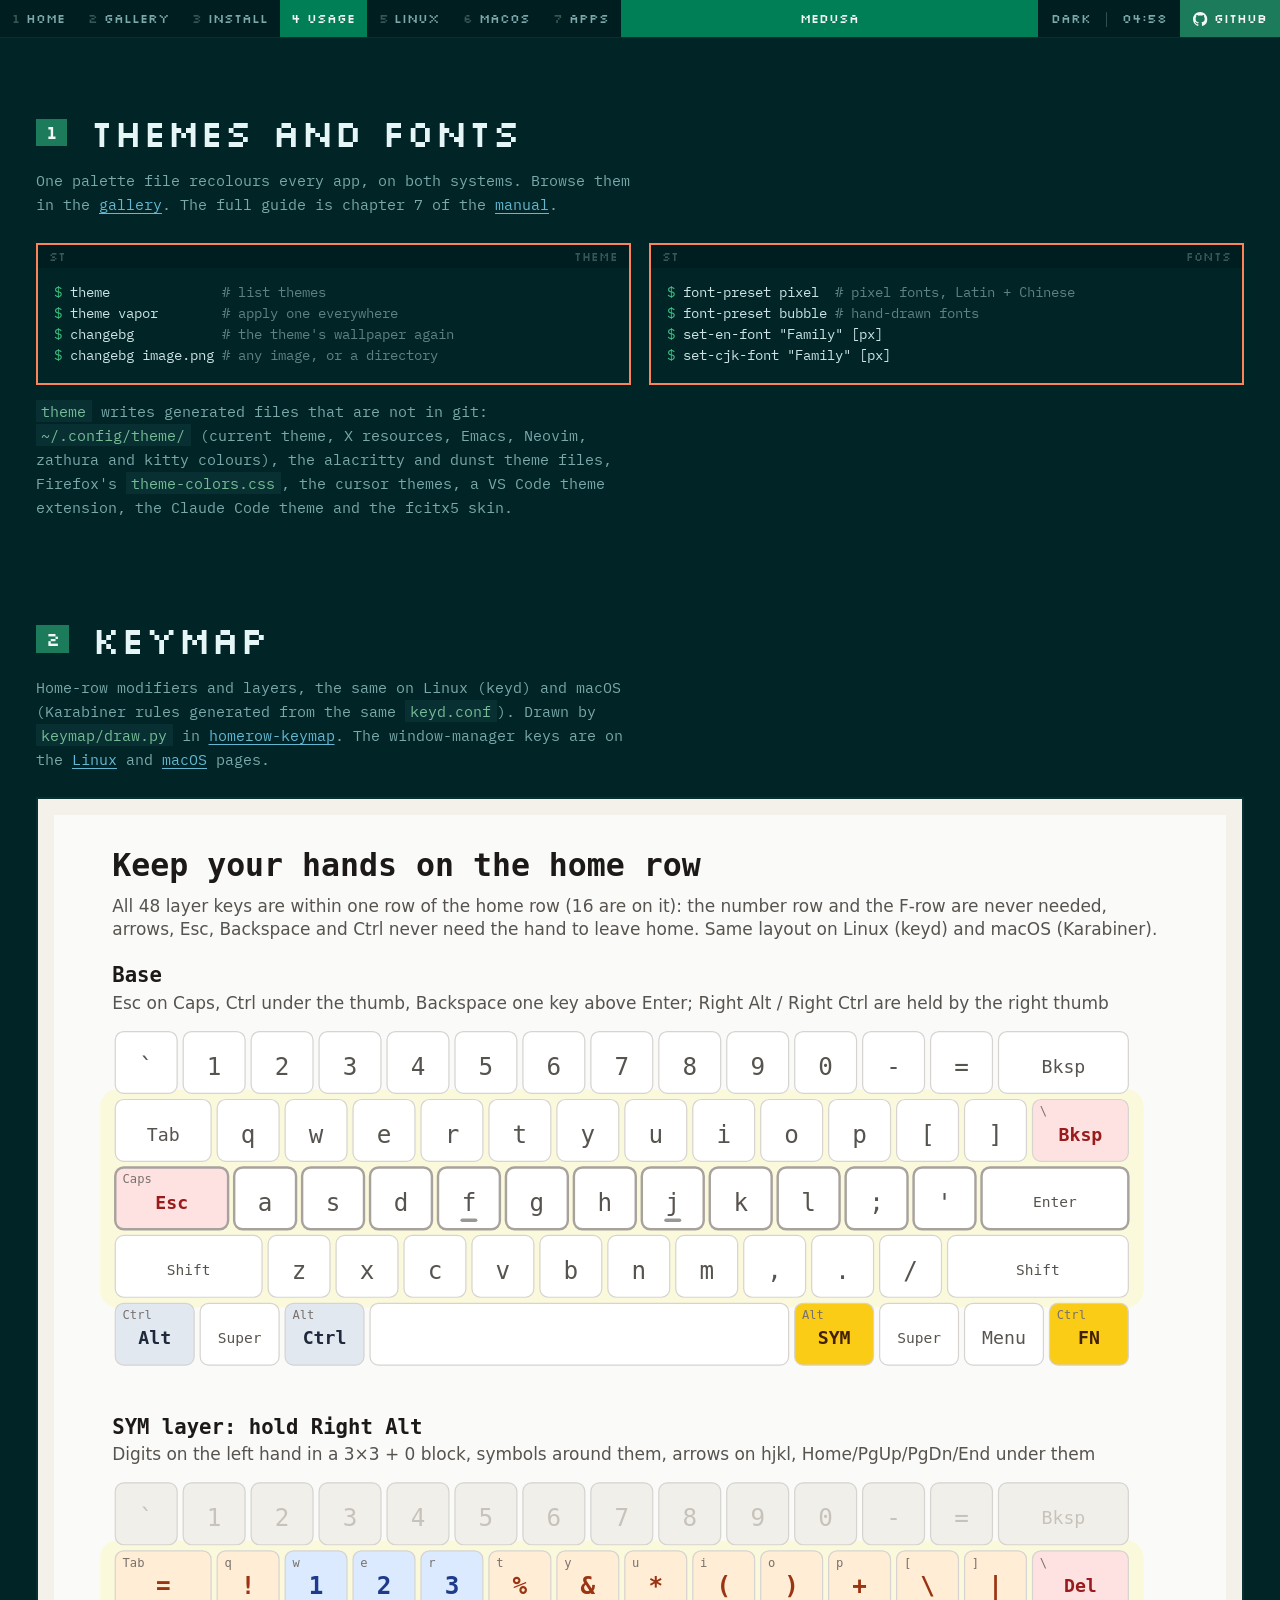
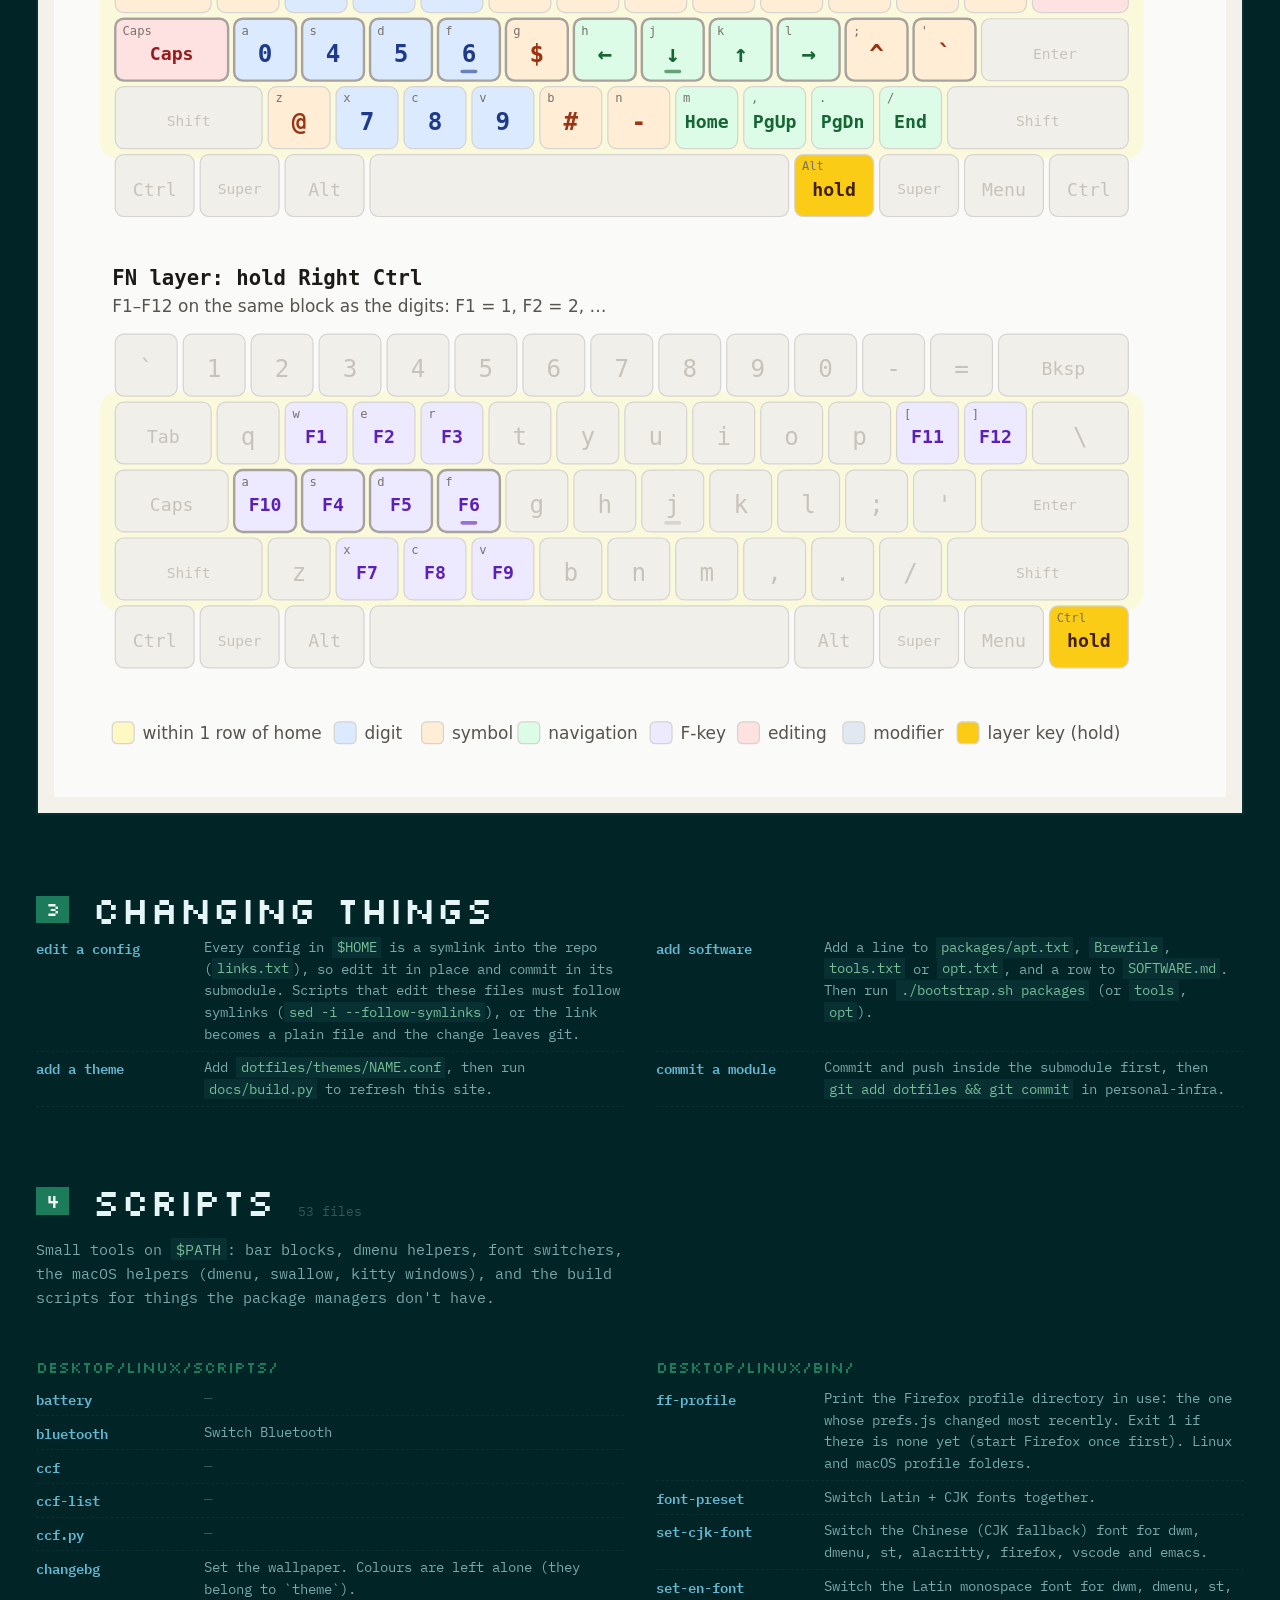
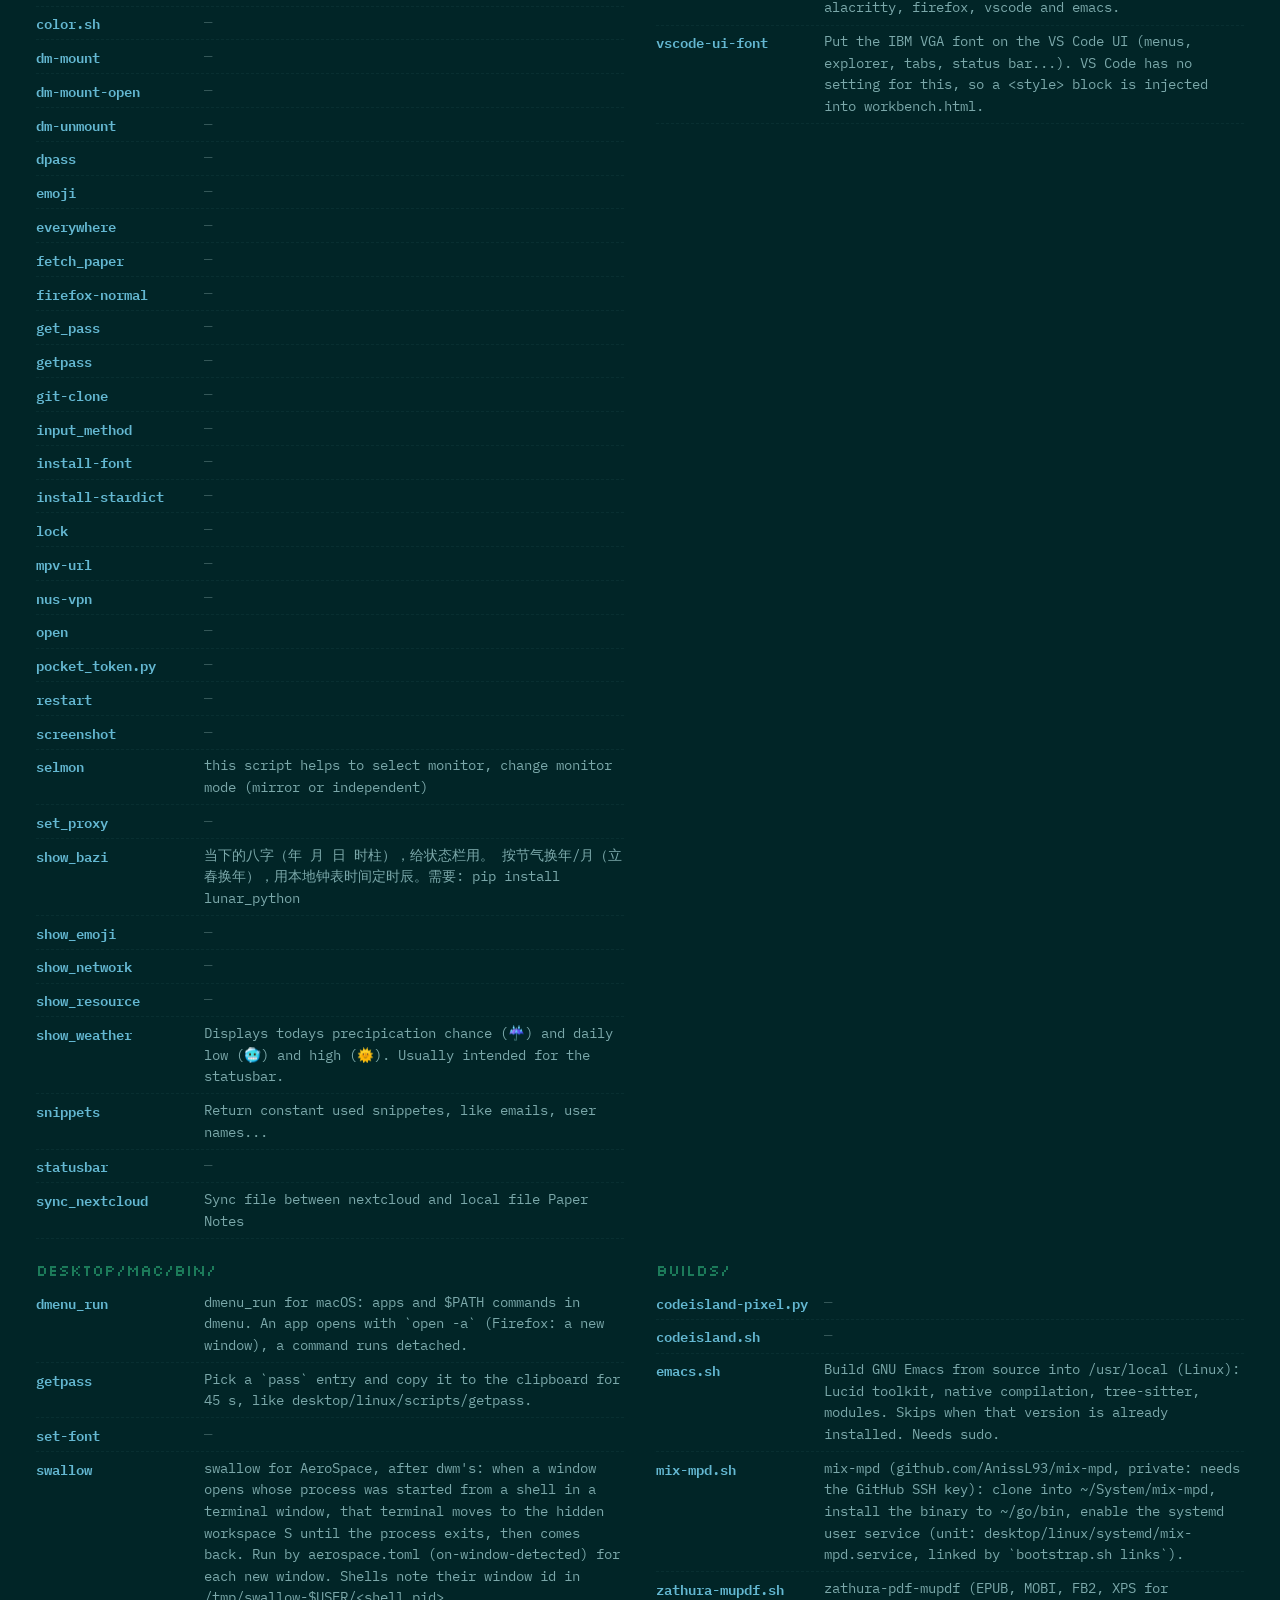
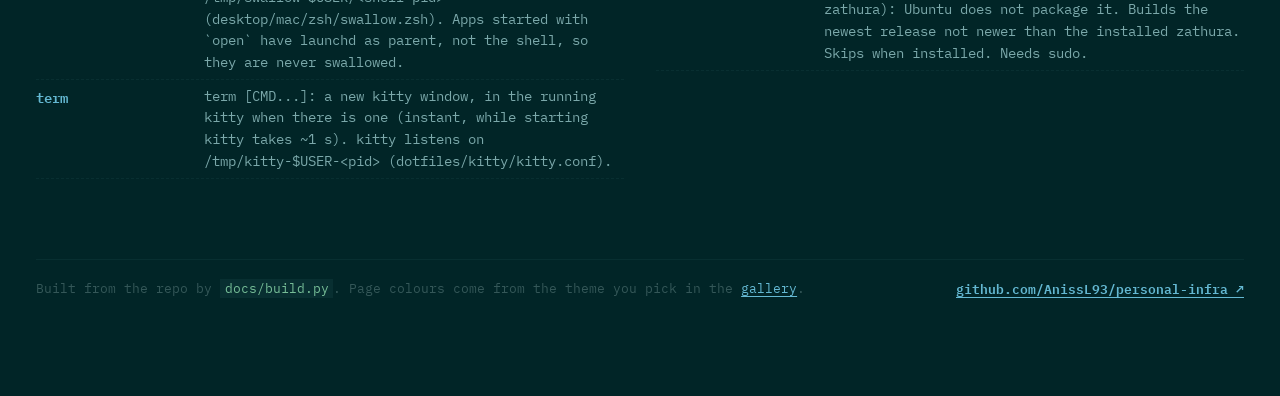
<file: docs/usage.html>
<!doctype html>
<html lang="en">
<head>
<meta charset="utf-8">
<meta name="viewport" content="width=device-width, initial-scale=1">
<title>Usage Guide</title>
<meta name="description" content="Using personal-infra: themes, fonts, the home-row keymap, scripts and changing the setup.">
<link rel="preconnect" href="https://fonts.googleapis.com">
<link rel="preconnect" href="https://fonts.gstatic.com" crossorigin>
<link href="https://fonts.googleapis.com/css2?family=Silkscreen&family=IBM+Plex+Mono:ital,wght@0,400;0,600;1,400&display=swap" rel="stylesheet">
<link rel="stylesheet" href="style.css">
</head>
<body>
<main>
  <section id="look">
    <h2 data-tag="1">Themes and fonts</h2>
    <p class="lede">One palette file recolours every app, on both systems. Browse them in the <a href="gallery.html">gallery</a>. The full guide is chapter 7 of the <a href="https://github.com/AnissL93/Dotfiles/blob/main/MANUAL.md#7-colour-themes-theme">manual</a>.</p>
    <div class="boot">
      <div class="win"><div class="tb"><span>st</span><span>theme</span></div><pre class="term"><span class="p">$</span> theme              <span class="c"># list themes</span>
<span class="p">$</span> theme vapor        <span class="c"># apply one everywhere</span>
<span class="p">$</span> changebg           <span class="c"># the theme's wallpaper again</span>
<span class="p">$</span> changebg image.png <span class="c"># any image, or a directory</span></pre></div>
      <div class="win"><div class="tb"><span>st</span><span>fonts</span></div><pre class="term"><span class="p">$</span> font-preset pixel  <span class="c"># pixel fonts, Latin + Chinese</span>
<span class="p">$</span> font-preset bubble <span class="c"># hand-drawn fonts</span>
<span class="p">$</span> set-en-font "Family" [px]
<span class="p">$</span> set-cjk-font "Family" [px]</pre></div>
    </div>
    <p class="lede"><code>theme</code> writes generated files that are not in git: <code>~/.config/theme/</code> (current theme, X resources, Emacs, Neovim, zathura and kitty colours), the alacritty and dunst theme files, Firefox's <code>theme-colors.css</code>, the cursor themes, a VS Code theme extension, the Claude Code theme and the fcitx5 skin.</p>
  </section>

  <section id="keymap">
    <h2 data-tag="2">Keymap</h2>
    <p class="lede">Home-row modifiers and layers, the same on Linux (keyd) and macOS (Karabiner rules generated from the same <code>keyd.conf</code>). Drawn by <code>keymap/draw.py</code> in <a href="https://github.com/AnissL93/homerow-keymap">homerow-keymap</a>. The window-manager keys are on the <a href="linux.html#keys">Linux</a> and <a href="macos.html#keys">macOS</a> pages.</p>
    <div class="keymap"><img src="keymap.svg" alt="Keyboard layout with home-row modifiers and layers" loading="lazy"></div>
  </section>

  <section id="change">
    <h2 data-tag="3">Changing things</h2>
    <div class="scripts">
      <div class="srow"><b>edit a config</b><span>Every config in <code>$HOME</code> is a symlink into the repo (<code>links.txt</code>), so edit it in place and commit in its submodule. Scripts that edit these files must follow symlinks (<code>sed -i --follow-symlinks</code>), or the link becomes a plain file and the change leaves git.</span></div>
      <div class="srow"><b>add software</b><span>Add a line to <code>packages/apt.txt</code>, <code>Brewfile</code>, <code>tools.txt</code> or <code>opt.txt</code>, and a row to <code>SOFTWARE.md</code>. Then run <code>./bootstrap.sh packages</code> (or <code>tools</code>, <code>opt</code>).</span></div>
      <div class="srow"><b>add a theme</b><span>Add <code>dotfiles/themes/NAME.conf</code>, then run <code>docs/build.py</code> to refresh this site.</span></div>
      <div class="srow"><b>commit a module</b><span>Commit and push inside the submodule first, then <code>git add dotfiles &amp;&amp; git commit</code> in personal-infra.</span></div>
    </div>
  </section>

  <section id="scripts">
    <h2 data-tag="4">Scripts <small id="script-count"></small></h2>
    <p class="lede">Small tools on <code>$PATH</code>: bar blocks, dmenu helpers, font switchers, the macOS helpers (dmenu, swallow, kitty windows), and the build scripts for things the package managers don't have.</p>
    <div class="scripts" id="script-list"></div>
  </section>
</main>

<script src="data.js"></script>
<script src="site.js"></script>
<script>
$("#script-list").innerHTML = scriptList(Object.keys(D.scripts));
$("#script-count").textContent = `${nScripts} files`;
paint(startTheme());
</script>
</body>
</html>
</file>
<file: docs/style.css>
/* Every colour on this page is a theme key from dotfiles/themes/*.conf; picking a theme rewrites them. */
:root {
  --bg: #2e181a; --bg_alt: #251214; --bg_hl: #392123; --sel: #4e2d34; --dim: #62484a; --mid: #b79496;
  --fg: #ecd9d9; --bright: #fbeeef; --accent: #f0a6b6; --accent_fg: #201417; --bar: #ff95b2; --bar_fg: #201417;
  --border: #f68c36; --comment: #8e7274; --string: #b0c888; --number: #e9b082; --keyword: #f1a6b0;
  --function: #91c3f6; --type: #dfa9da; --punct: #b79496; --err: #da827f; --warn: #e9b082; --ok: #8fceac;
  --wall: none;
  --px: "Silkscreen", monospace;
  --mono: "IBM Plex Mono", ui-monospace, monospace;
}
* { box-sizing: border-box; }
html { scroll-behavior: smooth; scroll-padding-top: 3rem; }
body {
  margin: 0; background: var(--bg); color: var(--fg); font: 15px/1.6 var(--mono); overflow-x: clip;
  transition: background-color .35s, color .35s;
}
::selection { background: var(--sel); color: var(--bright); }
a { color: var(--function); text-decoration-thickness: 1px; text-underline-offset: 3px; }
code, kbd { font-family: var(--mono); background: var(--bg_hl); padding: .1em .35em; color: var(--string); }
:focus-visible { outline: 2px solid var(--border); outline-offset: 2px; }

/* dwm bar */
.bar {
  position: sticky; top: 0; z-index: 20; display: flex; align-items: stretch; height: 2.4rem;
  background: var(--bg_alt); border-bottom: 1px solid var(--bg_hl); font-family: var(--px); font-size: 13px;
  transition: background-color .35s;
}
.tags { display: flex; overflow-x: auto; scrollbar-width: none; }
.tags a {
  display: flex; align-items: center; gap: .45em; padding: 0 .9em; color: var(--mid); text-decoration: none; white-space: nowrap;
}
.tags a b { color: var(--dim); font-weight: 400; }
.tags a:hover, .tags a.on { background: var(--bar); color: var(--bar_fg); }
.tags a:hover b, .tags a.on b { color: var(--bar_fg); }
.bar .title {
  flex: 1; display: flex; align-items: center; justify-content: center; min-width: 0; padding: 0 1em;
  background: var(--bar); color: var(--bar_fg); overflow: hidden; white-space: nowrap; text-overflow: ellipsis;
}
.bar .status { display: flex; align-items: center; gap: .9em; padding: 0 1em; color: var(--mid); white-space: nowrap; }
.bar .status i { font-style: normal; color: var(--dim); }
@media (max-width: 760px) { .bar .status { display: none; } .bar .title { justify-content: flex-end; } }

main { max-width: 1240px; margin: 0 auto; padding: 0 16px 6rem; }
section { padding-top: 4.5rem; }
h1, h2, h3 { font-family: var(--px); font-weight: 400; line-height: 1.15; margin: 0; color: var(--bright); }
h2 { font-size: clamp(1.6rem, 4vw, 2.4rem); display: flex; align-items: baseline; gap: .6em; flex-wrap: wrap; }
h2 small { font: 13px var(--mono); color: var(--dim); }
h2::before { content: attr(data-tag); font-size: .5em; color: var(--accent_fg); background: var(--accent); padding: .15em .5em; align-self: center; }
.lede { max-width: 68ch; color: var(--mid); margin: .9rem 0 1.6rem; }

/* hero: the current wallpaper with a st window on top */
.hero {
  position: relative; margin: 0 calc(50% - 50vw); min-height: min(78vh, 720px); display: grid; align-items: end;
  padding: 3rem 16px; overflow: hidden; isolation: isolate;
}
.hero::before {
  content: ""; position: absolute; inset: 0; z-index: -2; background: var(--wall) center / cover no-repeat;
  image-rendering: auto; transition: opacity .4s;
}
.hero::after { content: ""; position: absolute; inset: 0; z-index: -1; background: linear-gradient(to bottom, transparent 20%, var(--bg) 98%); }
.hero-grid { display: grid; grid-template-columns: minmax(0, 1fr) minmax(0, 520px); gap: 2rem; align-items: end; }
@media (max-width: 900px) { .hero-grid { grid-template-columns: 1fr; } }
.hero h1 {
  font-size: clamp(2.6rem, 8.5vw, 6.4rem); letter-spacing: -.02em; color: var(--bright);
  text-shadow: 3px 3px 0 var(--bg), 6px 6px 0 var(--accent);
}
.hero p { font-size: 1.05rem; max-width: 46ch; color: var(--fg); background: color-mix(in srgb, var(--bg) 82%, transparent); padding: .6rem .8rem; margin: 1.2rem 0 0; }
.win { background: var(--bg); border: 2px solid var(--border); box-shadow: 8px 8px 0 color-mix(in srgb, var(--bg) 60%, transparent); }
.win .tb { display: flex; justify-content: space-between; padding: .25rem .7rem; background: var(--bg_alt); color: var(--dim); font: 12px var(--px); }
.term { margin: 0; padding: .9rem 1rem 1.1rem; font: 13.5px/1.55 var(--mono); white-space: pre-wrap; word-break: break-word; color: var(--fg); }
.term .p { color: var(--color2, var(--ok)); } .term .c { color: var(--comment); }
.blocks { display: grid; grid-template-columns: repeat(8, 1fr); margin-top: .6rem; max-width: 22rem; }
.blocks span { height: 1.1rem; }

/* gallery */
.filters { display: flex; flex-wrap: wrap; gap: .5rem; align-items: center; margin-bottom: 1.4rem; }
.filters button, .chip {
  font: 13px var(--px); background: var(--bg_alt); color: var(--mid); border: 1px solid var(--bg_hl); padding: .45em .9em; cursor: pointer;
}
.filters button[aria-pressed="true"] { background: var(--accent); color: var(--accent_fg); border-color: var(--accent); }
.filters input {
  flex: 1 1 12rem; min-width: 0; font: 14px var(--mono); background: var(--bg_alt); color: var(--fg);
  border: 1px solid var(--bg_hl); padding: .5em .8em;
}
.filters input::placeholder { color: var(--dim); }
.count { color: var(--dim); font-size: 13px; }
.grid { display: grid; grid-template-columns: repeat(auto-fill, minmax(260px, 1fr)); gap: 1.1rem; }
.card {
  --c-bg: #000; all: unset; box-sizing: border-box; cursor: pointer; display: flex; flex-direction: column;
  background: var(--c-bg); color: var(--c-fg); border: 2px solid var(--c-bg_hl); transition: transform .18s, border-color .18s, box-shadow .18s;
  animation: rise .5s both; animation-delay: calc(var(--i, 0) * 18ms);
}
.card:hover, .card:focus-visible { transform: translate(-3px, -3px); border-color: var(--c-border); box-shadow: 6px 6px 0 var(--c-accent); outline: none; }
.card .img { aspect-ratio: 16 / 9; background: var(--c-bg_alt) center / cover; position: relative; }
.card .img.pixel { image-rendering: pixelated; }
.card .cbar { display: flex; font: 11px var(--px); background: var(--c-bg_alt); }
.card .cbar span { padding: .2em .6em; color: var(--c-mid); }
.card .cbar span:first-child { background: var(--c-bar); color: var(--c-bar_fg); }
.card .cbar em { flex: 1; font-style: normal; background: var(--c-bar); color: var(--c-bar_fg); padding: .2em .6em; text-align: right; overflow: hidden; white-space: nowrap; text-overflow: ellipsis; }
.card .body { padding: .7rem .8rem .8rem; display: grid; gap: .45rem; }
.card .name { font: 15px var(--px); color: var(--c-bright); display: flex; justify-content: space-between; gap: .5rem; }
.card .name small { font: 11px var(--mono); color: var(--c-dim); align-self: center; }
.card code { background: var(--c-bg_hl); color: var(--c-string); font-size: 12px; justify-self: start; }
.swatch16 { display: grid; grid-template-columns: repeat(16, 1fr); height: .7rem; }
@keyframes rise { from { opacity: 0; transform: translateY(10px); } }
@media (prefers-reduced-motion: reduce) { .card { animation: none; } * { transition: none !important; } html { scroll-behavior: auto; } }

/* theme detail */
dialog {
  width: min(980px, calc(100vw - 32px)); max-height: calc(100vh - 32px); padding: 0; border: 2px solid var(--border);
  background: var(--bg); color: var(--fg); box-shadow: 10px 10px 0 var(--accent);
}
dialog::backdrop { background: color-mix(in srgb, var(--bg) 70%, transparent); backdrop-filter: blur(3px); }
.d-img { aspect-ratio: 16 / 9; background: var(--bg_alt) center / cover; position: relative; }
.d-img.pixel { image-rendering: pixelated; }
.d-img .links { position: absolute; right: .6rem; bottom: .6rem; display: flex; gap: .4rem; flex-wrap: wrap; justify-content: flex-end; }
.d-img .links a, .d-close { font: 12px var(--px); background: var(--bg); color: var(--fg); padding: .35em .7em; text-decoration: none; border: 1px solid var(--bg_hl); }
.d-close { position: absolute; right: .6rem; top: .6rem; cursor: pointer; }
.d-body { padding: 1.2rem 1.3rem 1.5rem; display: grid; gap: 1.2rem; grid-template-columns: minmax(0, 1fr) minmax(0, 1fr); }
@media (max-width: 760px) { .d-body { grid-template-columns: 1fr; } }
.d-body h3 { font-size: 1.7rem; }
.d-body h4 { margin: 0 0 .4rem; font: 12px var(--px); color: var(--dim); }
.pal { display: grid; grid-template-columns: repeat(auto-fill, minmax(92px, 1fr)); gap: .3rem; }
.pal button {
  all: unset; cursor: pointer; display: grid; grid-template-rows: 1.6rem auto auto; font: 11px var(--mono); color: var(--mid);
  border: 1px solid var(--bg_hl);
}
.pal button i { display: block; }
.pal button span { padding: .1rem .35rem; overflow: hidden; text-overflow: ellipsis; white-space: nowrap; }
.pal button:hover, .pal button:focus-visible { border-color: var(--border); color: var(--fg); }
.code { background: var(--bg_alt); padding: .8rem 1rem; margin: 0; font: 13px/1.6 var(--mono); overflow-x: auto; border-left: 3px solid var(--accent); }
.k { color: var(--keyword); } .f { color: var(--function); } .s { color: var(--string); } .n { color: var(--number); }
.t { color: var(--type); } .cm { color: var(--comment); font-style: italic; } .pu { color: var(--punct); }
.copy { cursor: pointer; }
.toast { position: fixed; left: 50%; bottom: 1.2rem; transform: translateX(-50%); background: var(--accent); color: var(--accent_fg); font: 13px var(--px); padding: .5em 1em; opacity: 0; transition: opacity .2s; pointer-events: none; z-index: 50; }
.toast.on { opacity: 1; }

/* modules */
.mods { display: grid; grid-template-columns: repeat(auto-fill, minmax(330px, 1fr)); gap: 1.1rem; }
@media (max-width: 400px) { .mods { grid-template-columns: 1fr; } }
.mod { background: var(--bg_alt); border-top: 3px solid var(--c, var(--accent)); padding: 1.1rem 1.2rem 1.2rem; display: grid; gap: .6rem; align-content: start; }
.mod h3 { font-size: 1.15rem; display: flex; justify-content: space-between; gap: .5rem; align-items: baseline; }
.mod h3 a { font: 12px var(--mono); }
.mod p { margin: 0; color: var(--mid); }
.mod ul { list-style: none; padding: 0; margin: 0; display: flex; flex-wrap: wrap; gap: .3rem; }
.mod li { font-size: 12px; background: var(--bg_hl); color: var(--fg); padding: .1em .5em; }

/* scripts */
.scripts { display: grid; grid-template-columns: repeat(auto-fill, minmax(min(100%, 560px), 1fr)); gap: 0 2rem; }
.sgroup h3 { font-size: 1rem; color: var(--accent); margin: 1.4rem 0 .4rem; }
.srow { display: grid; grid-template-columns: 9.5rem minmax(0, 1fr); gap: 1rem; padding: .35rem 0; border-bottom: 1px dashed var(--bg_hl); font-size: 13.5px; }
.srow a { color: var(--function); text-decoration: none; font-weight: 600; overflow-wrap: anywhere; }
.srow a:hover { text-decoration: underline; }
.srow span { color: var(--mid); }
.srow span:empty::before { content: "—"; color: var(--dim); }
.mac .srow { grid-template-columns: 13rem minmax(0, 1fr); }
.srow b { color: var(--function); font-weight: 600; }

.fonts { display: grid; grid-template-columns: repeat(auto-fill, minmax(min(100%, 520px), 1fr)); gap: 1.4rem 1.1rem; }
.font { margin: 0; background: var(--bg_alt); border: 1px solid var(--bg_hl); }
.font img { display: block; width: 100%; height: auto; }
.font figcaption { padding: .7rem .9rem .8rem; display: grid; gap: .25rem; font-size: 13px; color: var(--mid); }
.font figcaption b { font: 15px var(--px); font-weight: 400; color: var(--bright); display: flex; justify-content: space-between; gap: .6rem; flex-wrap: wrap; }
.font figcaption b a { font: 12px var(--mono); }
.font dl { margin: 0; display: grid; grid-template-columns: 5.5rem minmax(0, 1fr); gap: .15rem .6rem; }
.font dt { color: var(--dim); } .font dd { margin: 0; overflow-wrap: anywhere; }
.keymap { background: #f4f1ea; padding: 1rem; border: 2px solid var(--bg_hl); overflow-x: auto; }
.keymap img { display: block; width: 100%; min-width: 640px; height: auto; }
.boot { display: grid; grid-template-columns: repeat(auto-fit, minmax(min(100%, 380px), 1fr)); gap: 1.1rem; }
footer { margin-top: 5rem; padding-top: 1.2rem; border-top: 1px solid var(--bg_hl); color: var(--dim); font-size: 13px; display: flex; justify-content: space-between; flex-wrap: wrap; gap: 1rem; }

/* GitHub link: always visible in the bar, also on phones */
.bar .gh {
  display: flex; align-items: center; gap: .5em; padding: 0 1em; background: var(--accent); color: var(--accent_fg);
  text-decoration: none; white-space: nowrap;
}
.bar .gh:hover { background: var(--bright); color: var(--bg); }
.gh svg { width: 1.1em; height: 1.1em; fill: currentColor; flex: none; }
.cta { display: flex; flex-wrap: wrap; gap: .6rem; margin-top: 1.2rem; }
.btn {
  display: inline-flex; align-items: center; gap: .55em; font: 14px var(--px); padding: .7em 1.1em; text-decoration: none;
  background: var(--bg); color: var(--fg); border: 2px solid var(--bg_hl); box-shadow: 4px 4px 0 color-mix(in srgb, var(--bg) 60%, transparent);
}
.btn:hover { border-color: var(--border); transform: translate(-2px, -2px); }
.btn.primary { background: var(--accent); color: var(--accent_fg); border-color: var(--accent); }

/* platform cards on the home page */
.plats { display: grid; grid-template-columns: repeat(auto-fit, minmax(min(100%, 420px), 1fr)); gap: 1.1rem; }
.plat {
  display: grid; gap: .7rem; align-content: start; padding: 1.3rem 1.4rem 1.4rem; background: var(--bg_alt);
  border: 2px solid var(--bg_hl); color: var(--fg); text-decoration: none; transition: transform .18s, border-color .18s, box-shadow .18s;
}
.plat:hover, .plat:focus-visible { transform: translate(-3px, -3px); border-color: var(--border); box-shadow: 6px 6px 0 var(--accent); }
.plat h3 { font-size: 1.6rem; display: flex; justify-content: space-between; align-items: baseline; gap: .5rem; }
.plat h3 small { font: 13px var(--mono); color: var(--dim); }
.plat p { margin: 0; color: var(--mid); }
.plat ul { list-style: none; padding: 0; margin: 0; display: flex; flex-wrap: wrap; gap: .3rem; }
.plat li { font-size: 12px; background: var(--bg_hl); padding: .1em .5em; }
.plat .go { font: 13px var(--px); color: var(--accent); }

/* OS pages */
.hero.sub { min-height: min(46vh, 420px); }
.hero.sub h1 { font-size: clamp(2.4rem, 7vw, 5rem); }
.legend { display: flex; flex-wrap: wrap; gap: 1.2rem; font-size: 13px; color: var(--mid); margin: -.6rem 0 1rem; }
.apps { width: 100%; border-collapse: collapse; font-size: 13.5px; margin-bottom: .6rem; }
.apps caption { text-align: left; font: 1rem var(--px); color: var(--accent); padding: 1.4rem 0 .4rem; }
.apps caption small { font: 12px var(--mono); color: var(--dim); margin-left: .5em; }
.apps th { text-align: left; font: 11px var(--px); font-weight: 400; color: var(--dim); padding: .3rem .6rem .3rem 0; border-bottom: 1px solid var(--bg_hl); }
.apps td { vertical-align: top; padding: .4rem .8rem .4rem 0; border-bottom: 1px dashed var(--bg_hl); color: var(--mid); overflow-wrap: anywhere; }
.apps td:first-child { color: var(--bright); font-weight: 600; width: 14rem; }
.apps td b { color: var(--warn); font-weight: 600; }
.mark { font: 10px var(--px); padding: .05em .4em; margin-left: .4em; vertical-align: .15em; white-space: nowrap; }
.mark.th { background: var(--accent); color: var(--accent_fg); }
.mark.both { background: var(--bg_hl); color: var(--mid); font-weight: 400; }
@media (max-width: 760px) {
  .apps thead { display: none; }
  .apps tr { display: grid; padding: .5rem 0; border-bottom: 1px dashed var(--bg_hl); }
  .apps td { border: 0; padding: .05rem 0; width: auto !important; }
  .apps td:empty { display: none; }
  .apps td[data-k]:not(:first-child)::before { content: attr(data-k) ": "; color: var(--dim); }
}
@media (max-width: 760px) { .bar .title { display: none; } .tags { flex: 1; } }
@media (max-width: 420px) { .bar .gh span { display: none; } }
.gh-foot { font-weight: 600; }

/* home: key facts + architecture */
.facts { display: grid; grid-template-columns: repeat(auto-fit, minmax(9rem, 1fr)); gap: 1px; background: var(--bg_hl); border: 1px solid var(--bg_hl); margin-top: 1rem; }
.facts div { background: var(--bg_alt); padding: .8rem 1rem; color: var(--mid); font-size: 13px; }
.facts b { display: block; font: 1.8rem var(--px); font-weight: 400; color: var(--bright); }
.arch { display: grid; gap: 0; }
.node.root { background: var(--bg_alt); border: 2px solid var(--accent); padding: 1.1rem 1.3rem 1.2rem; display: grid; gap: .6rem; }
.node.root h3 { font-size: 1.5rem; display: flex; justify-content: space-between; align-items: baseline; gap: .5rem; flex-wrap: wrap; }
.node.root p { margin: 0; color: var(--mid); }
.node.root ul { margin: 0; padding: 0; list-style: none; display: grid; grid-template-columns: repeat(auto-fill, minmax(min(100%, 330px), 1fr)); gap: .25rem 1.4rem; font-size: 13.5px; color: var(--mid); }
.wire { justify-self: center; position: relative; padding: 1.6rem 0; font: 11px var(--px); color: var(--dim); }
.wire::before { content: ""; position: absolute; left: 50%; top: 0; bottom: 0; border-left: 2px dashed var(--dim); z-index: -1; }
.wire { background: linear-gradient(var(--bg), var(--bg)) center / 100% 1.4em no-repeat; padding-inline: .6em; }
.repo {
  font: 12px var(--px) !important; text-decoration: none; padding: .3em .7em; white-space: nowrap;
  background: var(--accent); color: var(--accent_fg); align-self: center;
}
.repo:hover { background: var(--bright); color: var(--bg); }
.repo.off { background: var(--bg_hl); color: var(--dim); }
.mod h3 { align-items: center; flex-wrap: wrap; }
.steps td:first-child { width: 8rem; }
@media (min-width: 761px) {
  .apps { table-layout: fixed; }
  .apps th:nth-child(1) { width: 15rem; } .apps th:nth-child(2) { width: 12rem; } .apps th:nth-child(3) { width: 15rem; }
  .steps th:nth-child(1) { width: 8rem; } .steps th:nth-child(2) { width: 4rem; } .steps th:nth-child(3) { width: auto; }
}
.srow > * { min-width: 0; overflow-wrap: anywhere; }
@media (max-width: 560px) { .srow, .mac .srow { grid-template-columns: 1fr; gap: .1rem; } }
</file>
